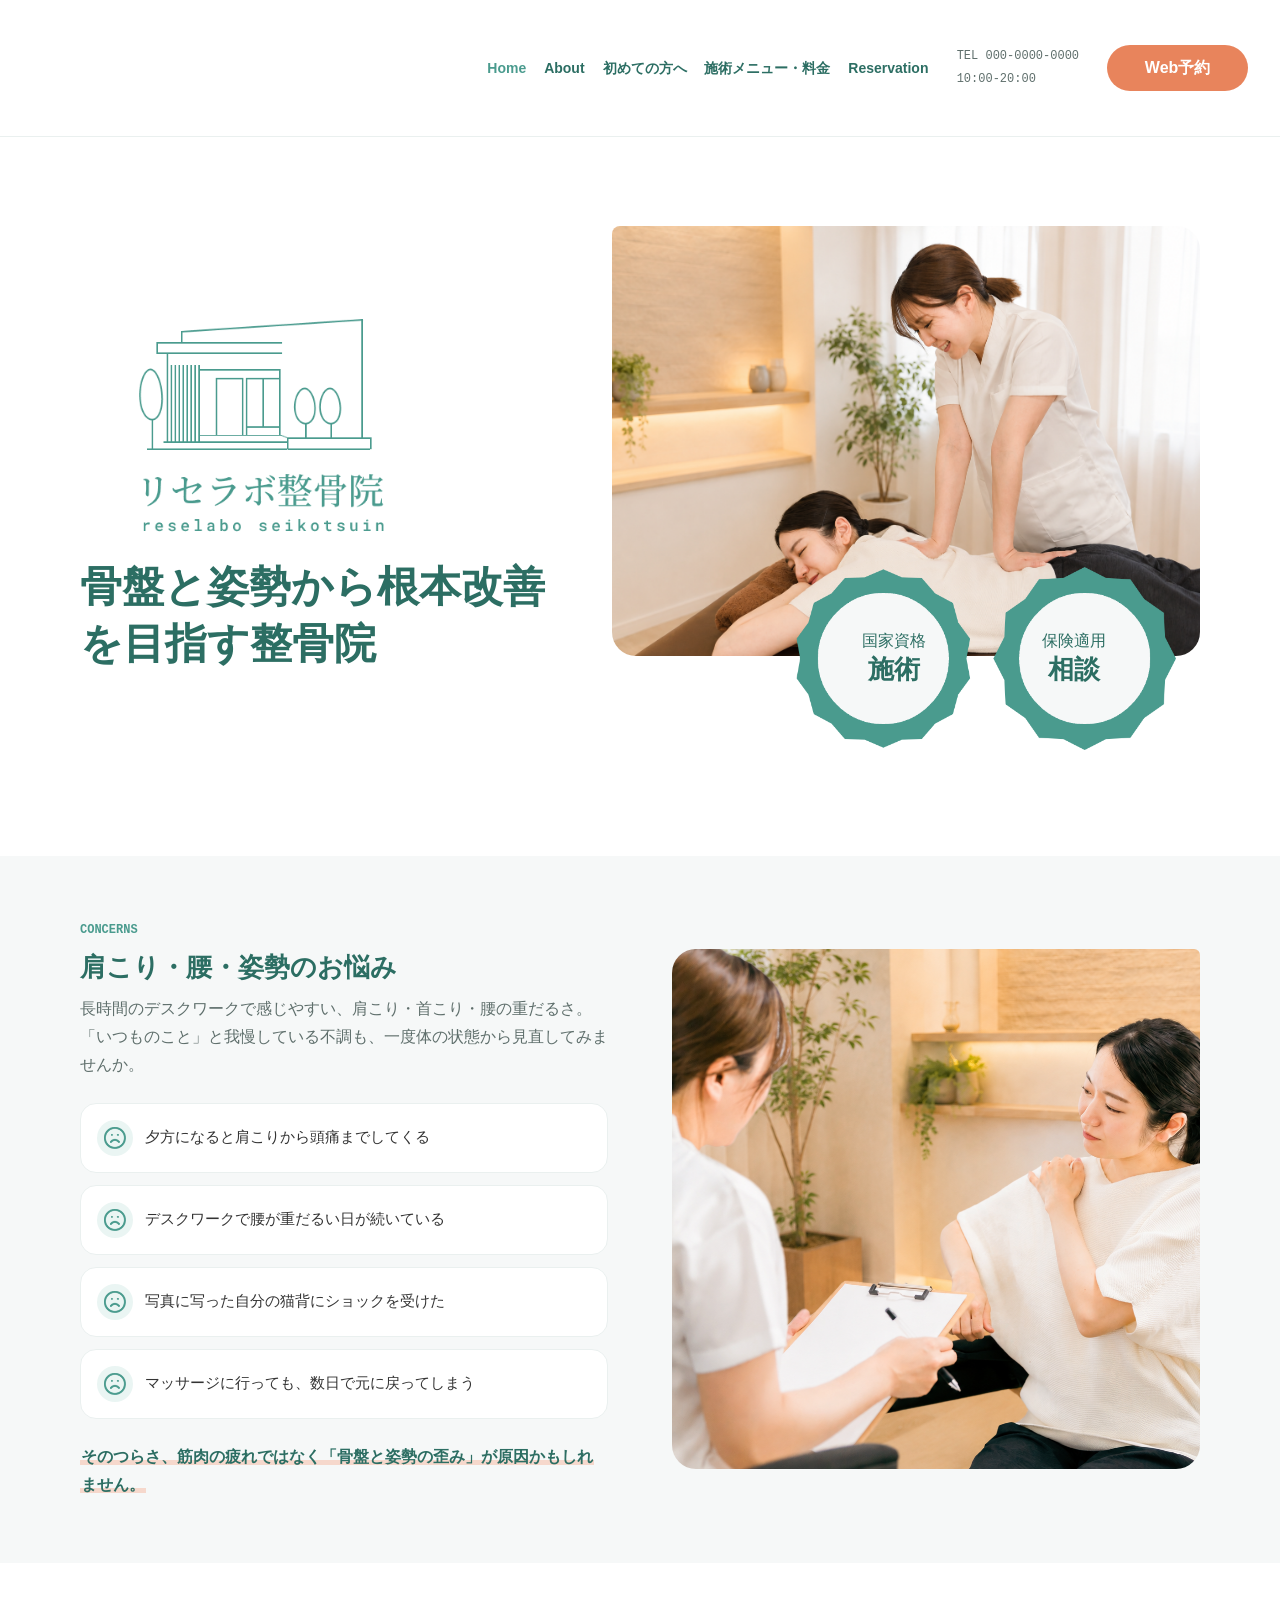
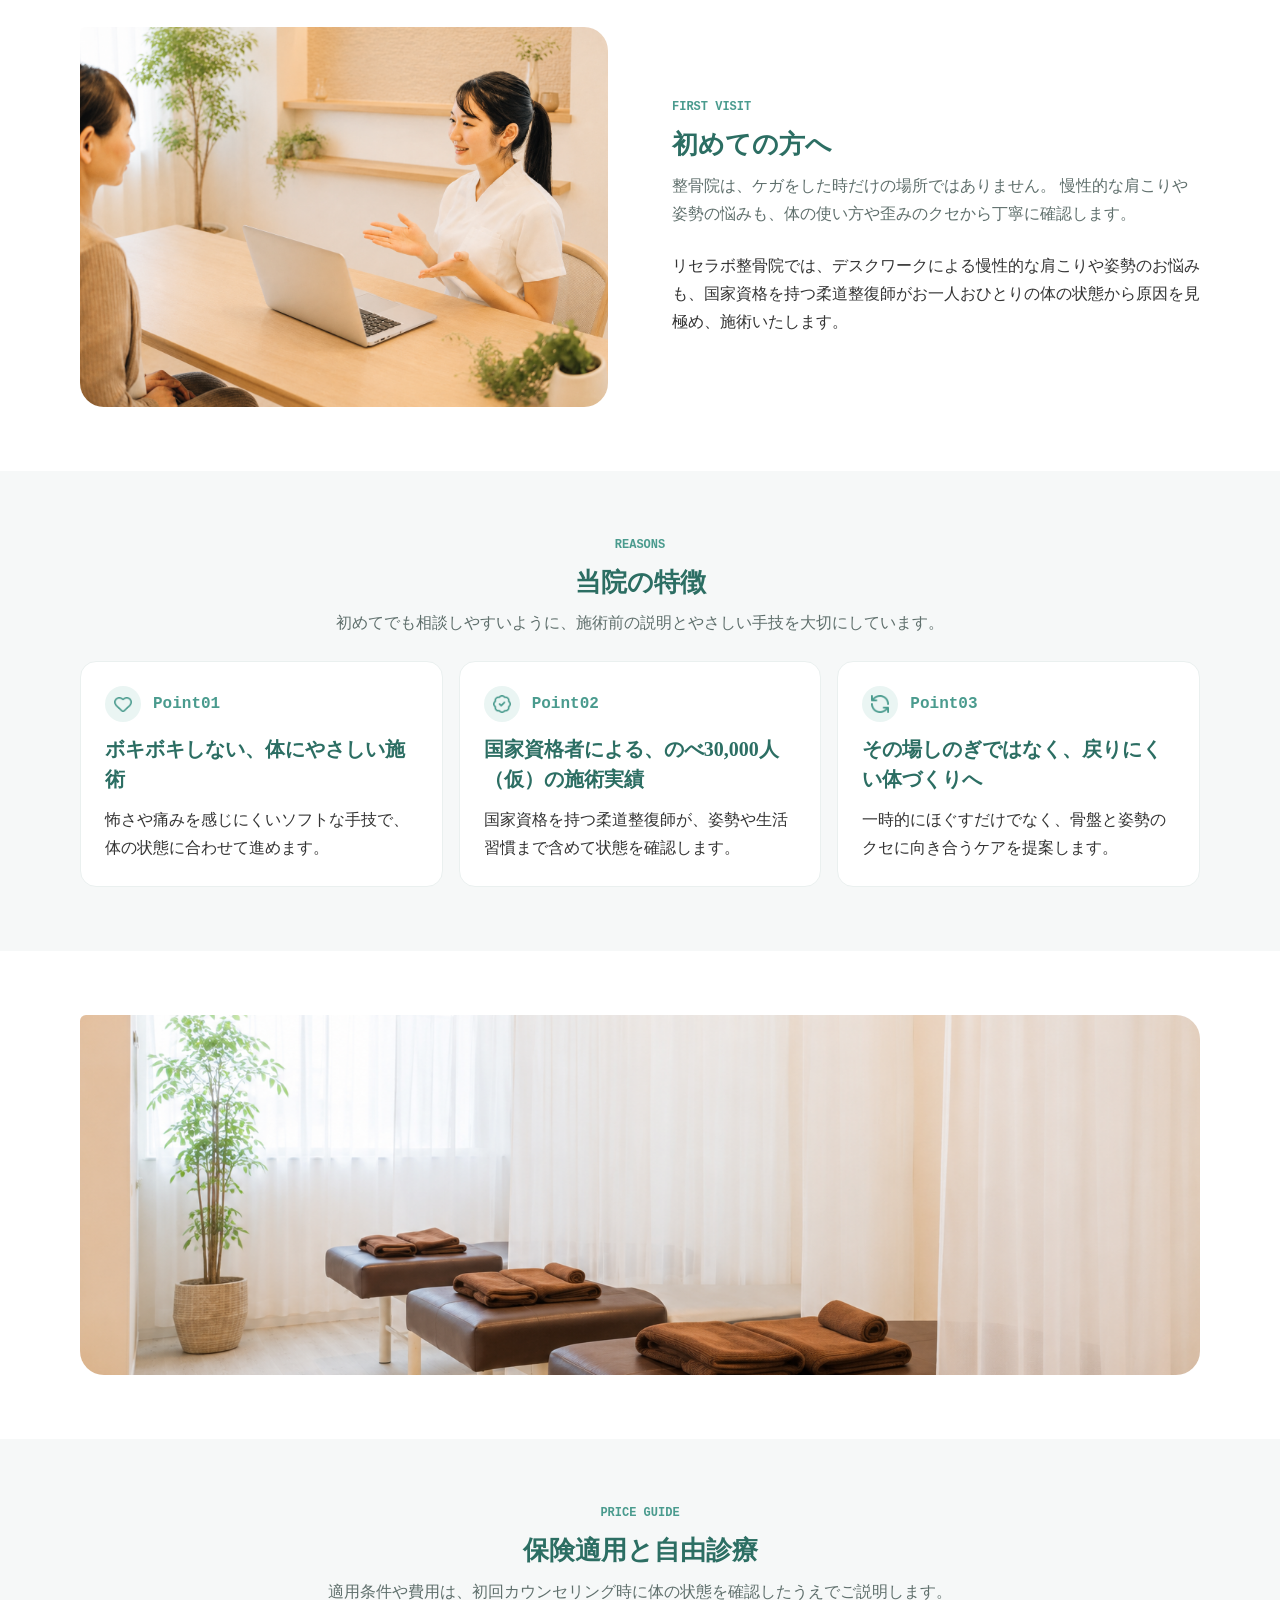
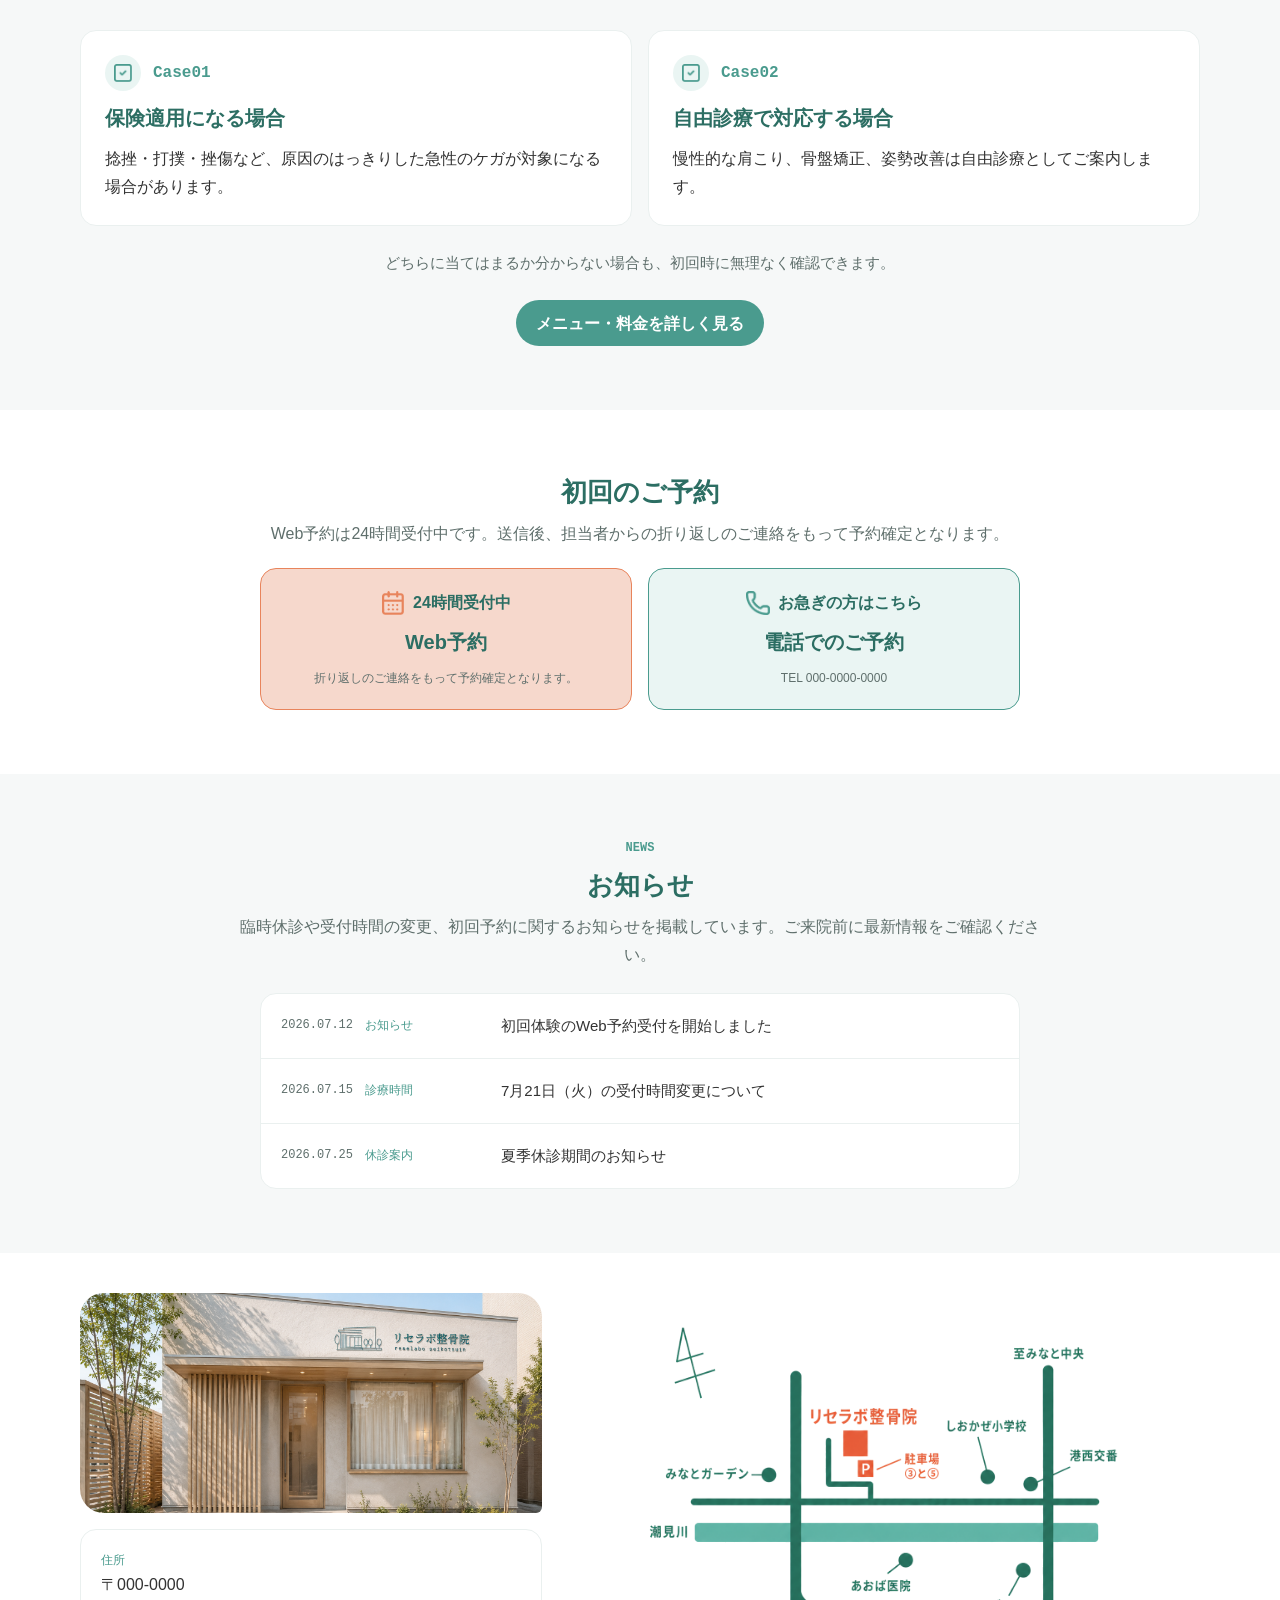
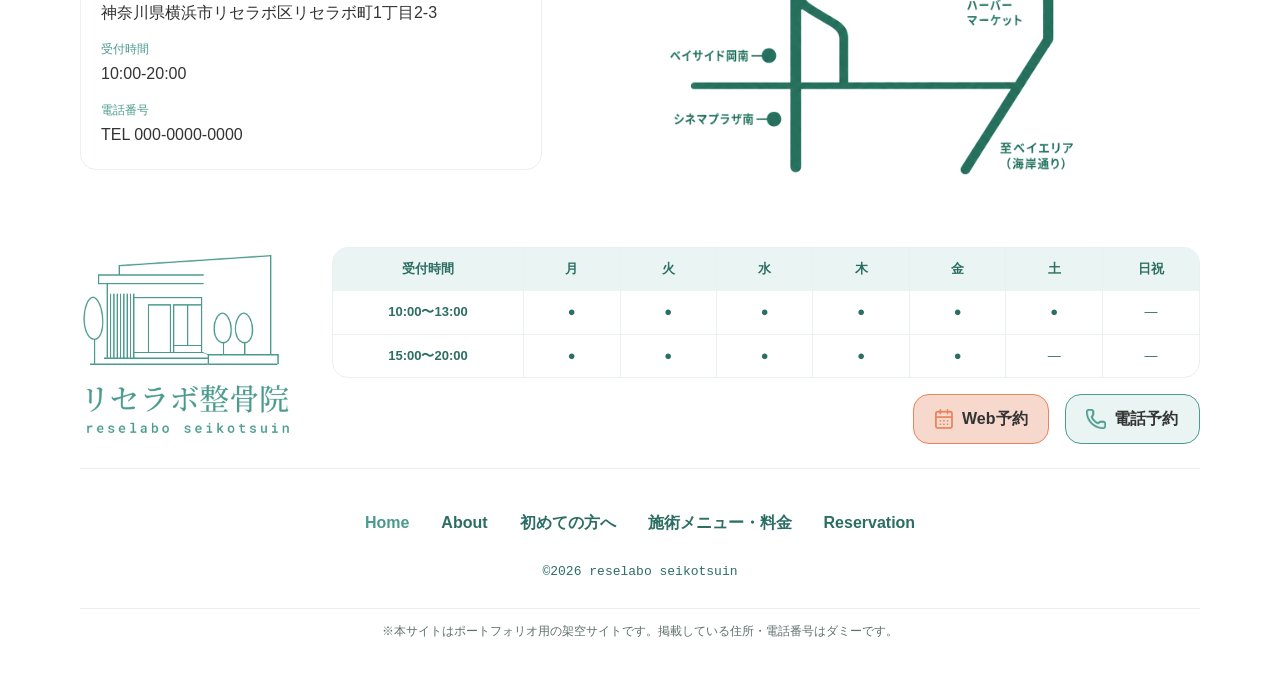
<file: index.html>
<!doctype html>
<html lang="ja">
  <head>
    <meta charset="UTF-8" />
    <meta name="viewport" content="width=device-width, initial-scale=1.0" />
    <meta
      name="description"
      content="リセラボ整骨院 横浜みなと店の公式サイト。肩こり、首こり、腰の重だるさ、姿勢のお悩みに、骨盤と姿勢から向き合います。"
    />
    <title>リセラボ整骨院 | 横浜みなと店</title>
    <link rel="icon" type="image/png" sizes="64x64" href="assets/images/common/favicon.png" />
    <meta property="og:type" content="website" />
    <meta property="og:locale" content="ja_JP" />
    <meta property="og:site_name" content="リセラボ整骨院" />
    <meta property="og:title" content="リセラボ整骨院 | 架空の整骨院サイト" />
    <meta property="og:description" content="リセラボ整骨院のポートフォリオサイト。骨盤と姿勢から根本改善を目指す架空の整骨院です。" />
    <meta property="og:url" content="https://coconattsu0723.github.io/reselabo/" />
    <meta property="og:image" content="https://coconattsu0723.github.io/reselabo/assets/images/common/ogp.jpg" />
    <meta property="og:image:width" content="1200" />
    <meta property="og:image:height" content="630" />
    <meta property="og:image:alt" content="施術ベッドで手技を受けている様子" />
    <meta name="twitter:card" content="summary_large_image" />
    <link rel="stylesheet" href="styles.css" />
  </head>
  <body data-page="home">
    <a class="skip-link" href="#main">本文へ移動</a>
    <div id="site-header"></div>

    <main id="main">
      <section class="hero section section-base" aria-labelledby="hero-title">
        <div class="hero__inner page-container">
          <div class="hero__visual">
            <img
              src="assets/images/service/treatment_01.png"
              alt="体に負担をかけないように、丁寧に施術している様子"
              class="hero__image"
            />
            <div class="trust-seals" aria-label="リセラボ整骨院の特徴">
              <picture class="trust-seals__deco" aria-hidden="true">
                <source media="(min-width: 1024px)" srcset="assets/images/decorations/hero-badge-deco-pc.png" />
                <img src="assets/images/decorations/hero-badge-deco-sp.png" alt="" />
              </picture>
              <div class="trust-seals__labels">
                <p class="trust-seal">
                  <span>国家資格</span>
                  <strong>施術</strong>
                </p>
                <p class="trust-seal">
                  <span>保険適用</span>
                  <strong>相談</strong>
                </p>
              </div>
            </div>
          </div>

          <div class="hero__content">
            <img
              src="assets/images/common/reselabo_logo.png"
              alt="reselabo seikotsuin"
              class="hero__logo"
            />
            <p class="eyebrow top-hero__eyebrow">reselabo seikotsuin</p>
            <h1 id="hero-title" class="hero__title">骨盤と姿勢から根本改善を目指す整骨院</h1>
          </div>
        </div>
      </section>

      <section class="section section-subtle concerns" aria-labelledby="concerns-title">
        <div class="page-container split-layout split-layout--reverse">
          <div class="section-stack">
            <div class="section-title">
              <p class="eyebrow">CONCERNS</p>
              <h2 id="concerns-title">肩こり・腰・姿勢のお悩み</h2>
              <p>
                長時間のデスクワークで感じやすい、肩こり・首こり・腰の重だるさ。
                「いつものこと」と我慢している不調も、一度体の状態から見直してみませんか。
              </p>
            </div>

            <ul class="concern-list" aria-label="よくあるお悩み">
              <li><span class="face-icon" aria-hidden="true"><img class="icon icon--concern" src="assets/images/icons/icon-worry.png" alt="" /></span>夕方になると肩こりから頭痛までしてくる</li>
              <li><span class="face-icon" aria-hidden="true"><img class="icon icon--concern" src="assets/images/icons/icon-worry.png" alt="" /></span>デスクワークで腰が重だるい日が続いている</li>
              <li><span class="face-icon" aria-hidden="true"><img class="icon icon--concern" src="assets/images/icons/icon-worry.png" alt="" /></span>写真に写った自分の猫背にショックを受けた</li>
              <li><span class="face-icon" aria-hidden="true"><img class="icon icon--concern" src="assets/images/icons/icon-worry.png" alt="" /></span>マッサージに行っても、数日で元に戻ってしまう</li>
            </ul>

            <p class="marker-copy">
              <span class="text-marker text-marker--subtle">そのつらさ、筋肉の疲れではなく「骨盤と姿勢の歪み」が原因かもしれません。</span>
            </p>
          </div>

          <img
            src="assets/images/service/counseling_01.png"
            alt="カウンセリングで体の悩みを丁寧に聞いている様子"
            class="section-image section-image--concern"
          />
        </div>
      </section>

      <section class="section section-base first-visit" aria-labelledby="first-visit-title">
        <div class="page-container split-layout">
          <img
            src="assets/images/service/counseling_02.png"
            alt="体の状態について説明を受けている様子"
            class="section-image section-image--first"
          />
          <div class="section-stack">
            <div class="section-title">
              <p class="eyebrow">FIRST VISIT</p>
              <h2 id="first-visit-title">初めての方へ</h2>
              <p>
                整骨院は、ケガをした時だけの場所ではありません。
                慢性的な肩こりや姿勢の悩みも、体の使い方や歪みのクセから丁寧に確認します。
              </p>
            </div>
            <p class="body-copy">
              リセラボ整骨院では、デスクワークによる慢性的な肩こりや姿勢のお悩みも、国家資格を持つ柔道整復師がお一人おひとりの体の状態から原因を見極め、施術いたします。
            </p>
          </div>
        </div>
      </section>

      <section class="section section-subtle reasons" aria-labelledby="reasons-title">
        <div class="page-container section-stack">
          <div class="section-title section-title--center">
            <p class="eyebrow">REASONS</p>
            <h2 id="reasons-title">当院の特徴</h2>
            <p>初めてでも相談しやすいように、施術前の説明とやさしい手技を大切にしています。</p>
          </div>

          <div class="card-grid card-grid--three">
            <article class="reason-card">
              <p class="card-label"><span class="card-icon" aria-hidden="true"><img class="icon icon--card" src="assets/images/icons/icon-heart.png" alt="" /></span>Point01</p>
              <h3>ボキボキしない、体にやさしい施術</h3>
              <p>怖さや痛みを感じにくいソフトな手技で、体の状態に合わせて進めます。</p>
            </article>
            <article class="reason-card">
              <p class="card-label"><span class="card-icon" aria-hidden="true"><img class="icon icon--card" src="assets/images/icons/icon-badge-check.png" alt="" /></span>Point02</p>
              <h3>国家資格者による、のべ30,000人（仮）の施術実績</h3>
              <p>国家資格を持つ柔道整復師が、姿勢や生活習慣まで含めて状態を確認します。</p>
            </article>
            <article class="reason-card">
              <p class="card-label"><span class="card-icon" aria-hidden="true"><img class="icon icon--card" src="assets/images/icons/icon-repeat.png" alt="" /></span>Point03</p>
              <h3>その場しのぎではなく、戻りにくい体づくりへ</h3>
              <p>一時的にほぐすだけでなく、骨盤と姿勢のクセに向き合うケアを提案します。</p>
            </article>
          </div>
        </div>
      </section>

      <section class="section section-base image-break" aria-label="院内の施術環境">
        <div class="page-container">
          <img
            src="assets/images/clinic/treatment_room.png"
            alt="清潔で落ち着いた施術室"
            class="wide-image"
          />
        </div>
      </section>

      <section class="section section-subtle insurance" aria-labelledby="insurance-title">
        <div class="page-container section-stack">
          <div class="section-title section-title--center">
            <p class="eyebrow">PRICE GUIDE</p>
            <h2 id="insurance-title">保険適用と自由診療</h2>
            <p>適用条件や費用は、初回カウンセリング時に体の状態を確認したうえでご説明します。</p>
          </div>

          <div class="card-grid card-grid--two">
            <article class="case-card">
              <p class="card-label"><span class="card-icon" aria-hidden="true"><img class="icon icon--card" src="assets/images/icons/icon-check-box.png" alt="" /></span>Case01</p>
              <h3>保険適用になる場合</h3>
              <p>捻挫・打撲・挫傷など、原因のはっきりした急性のケガが対象になる場合があります。</p>
            </article>
            <article class="case-card">
              <p class="card-label"><span class="card-icon" aria-hidden="true"><img class="icon icon--card" src="assets/images/icons/icon-check-box.png" alt="" /></span>Case02</p>
              <h3>自由診療で対応する場合</h3>
              <p>慢性的な肩こり、骨盤矯正、姿勢改善は自由診療としてご案内します。</p>
            </article>
          </div>

          <p class="section-note">どちらに当てはまるか分からない場合も、初回時に無理なく確認できます。</p>
          <a href="menu-price.html" class="button button--secondary">メニュー・料金を詳しく見る</a>
        </div>
      </section>

      <section class="section section-base reservation-cta" aria-labelledby="reservation-title">
        <div class="page-container reservation-cta__inner">
          <div class="section-title section-title--center">
            <h2 id="reservation-title">初回のご予約</h2>
            <p>Web予約は24時間受付中です。送信後、担当者からの折り返しのご連絡をもって予約確定となります。</p>
          </div>
          <div class="reservation-options">
            <a class="reservation-option reservation-option--web" href="reservation.html">
              <span class="reservation-option__meta"><img class="icon icon--reservation-option" src="assets/images/icons/icon-calendar.png" alt="" aria-hidden="true" /><span>24時間受付中</span></span>
              <strong>Web予約</strong>
              <small>折り返しのご連絡をもって予約確定となります。</small>
            </a>
            <a class="reservation-option reservation-option--phone" href="tel:0000000000">
              <span class="reservation-option__meta"><img class="icon icon--reservation-option" src="assets/images/icons/icon-phone.png" alt="" aria-hidden="true" /><span>お急ぎの方はこちら</span></span>
              <strong>電話でのご予約</strong>
              <small>TEL 000-0000-0000</small>
            </a>
          </div>
        </div>
      </section>

      <section class="section section-subtle news" id="news" aria-labelledby="news-title">
        <div class="page-container section-stack">
          <div class="section-title section-title--center">
            <p class="eyebrow">NEWS</p>
            <h2 id="news-title">お知らせ</h2>
            <p>臨時休診や受付時間の変更、初回予約に関するお知らせを掲載しています。ご来院前に最新情報をご確認ください。</p>
          </div>
          <div id="news-list" class="news-list" aria-label="お知らせ一覧"></div>
        </div>
      </section>

      <section class="section section-base access" aria-labelledby="access-title">
        <div class="page-container access__inner">
          <div class="access__main">
            <div class="section-title">
              <p class="eyebrow">ACCESS</p>
              <h2 id="access-title">アクセス</h2>
            </div>
            <img
              src="assets/images/clinic/exterior.png"
              alt="リセラボ整骨院 横浜みなと店の外観"
              class="section-image section-image--access"
            />
            <div class="clinic-info">
              <p><span>住所</span>〒000-0000<br />神奈川県横浜市リセラボ区リセラボ町1丁目2-3</p>
              <p><span>受付時間</span>10:00-20:00</p>
              <p><span>電話番号</span>TEL 000-0000-0000</p>
            </div>
          </div>
          <img
            src="assets/images/reselabo_map_transparent.png"
            alt="リセラボ整骨院 横浜みなと店周辺の簡易地図"
            class="map-image"
          />
        </div>
      </section>

      <section class="section section-subtle hours" aria-labelledby="hours-title">
        <div class="page-container section-stack">
          <div class="section-title">
            <p class="eyebrow">INFORMATION</p>
            <h2 id="hours-title">受付時間・電話番号</h2>
          </div>
          <div class="hours-table-wrap">
            <table class="hours-table" aria-label="受付時間">
              <thead>
                <tr>
                  <th scope="col">受付時間</th>
                  <th scope="col">月</th>
                  <th scope="col">火</th>
                  <th scope="col">水</th>
                  <th scope="col">木</th>
                  <th scope="col">金</th>
                  <th scope="col">土</th>
                  <th scope="col">日祝</th>
                </tr>
              </thead>
              <tbody>
                <tr>
                  <th scope="row">10:00〜13:00</th>
                  <td>●</td>
                  <td>●</td>
                  <td>●</td>
                  <td>●</td>
                  <td>●</td>
                  <td>●</td>
                  <td>—</td>
                </tr>
                <tr>
                  <th scope="row">15:00〜20:00</th>
                  <td>●</td>
                  <td>●</td>
                  <td>●</td>
                  <td>●</td>
                  <td>●</td>
                  <td>—</td>
                  <td>—</td>
                </tr>
              </tbody>
            </table>
          </div>
          <a class="phone-block" href="tel:0000000000">TEL 000-0000-0000</a>
        </div>
      </section>
    </main>

    <div id="site-footer"></div>
    <div id="fixed-cta"></div>
    <script src="scripts.js"></script>
  </body>
</html>
</file>
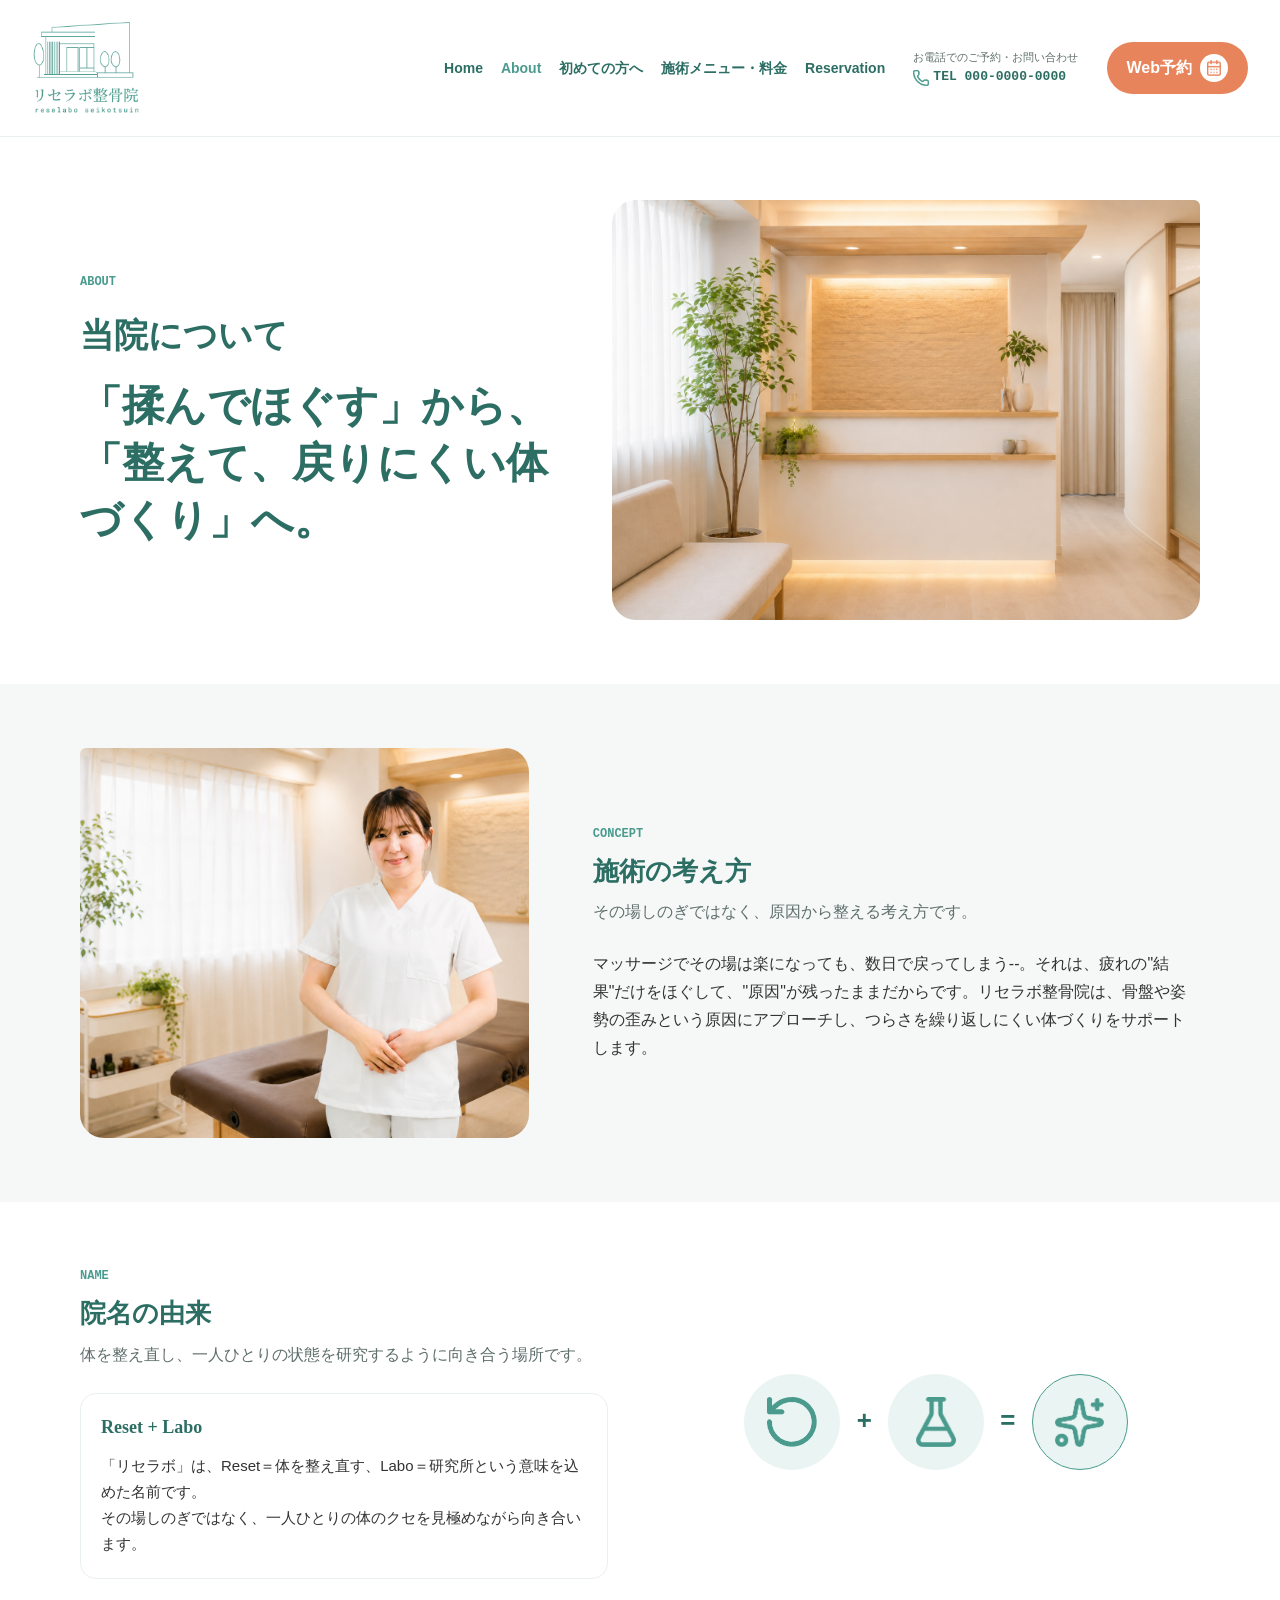
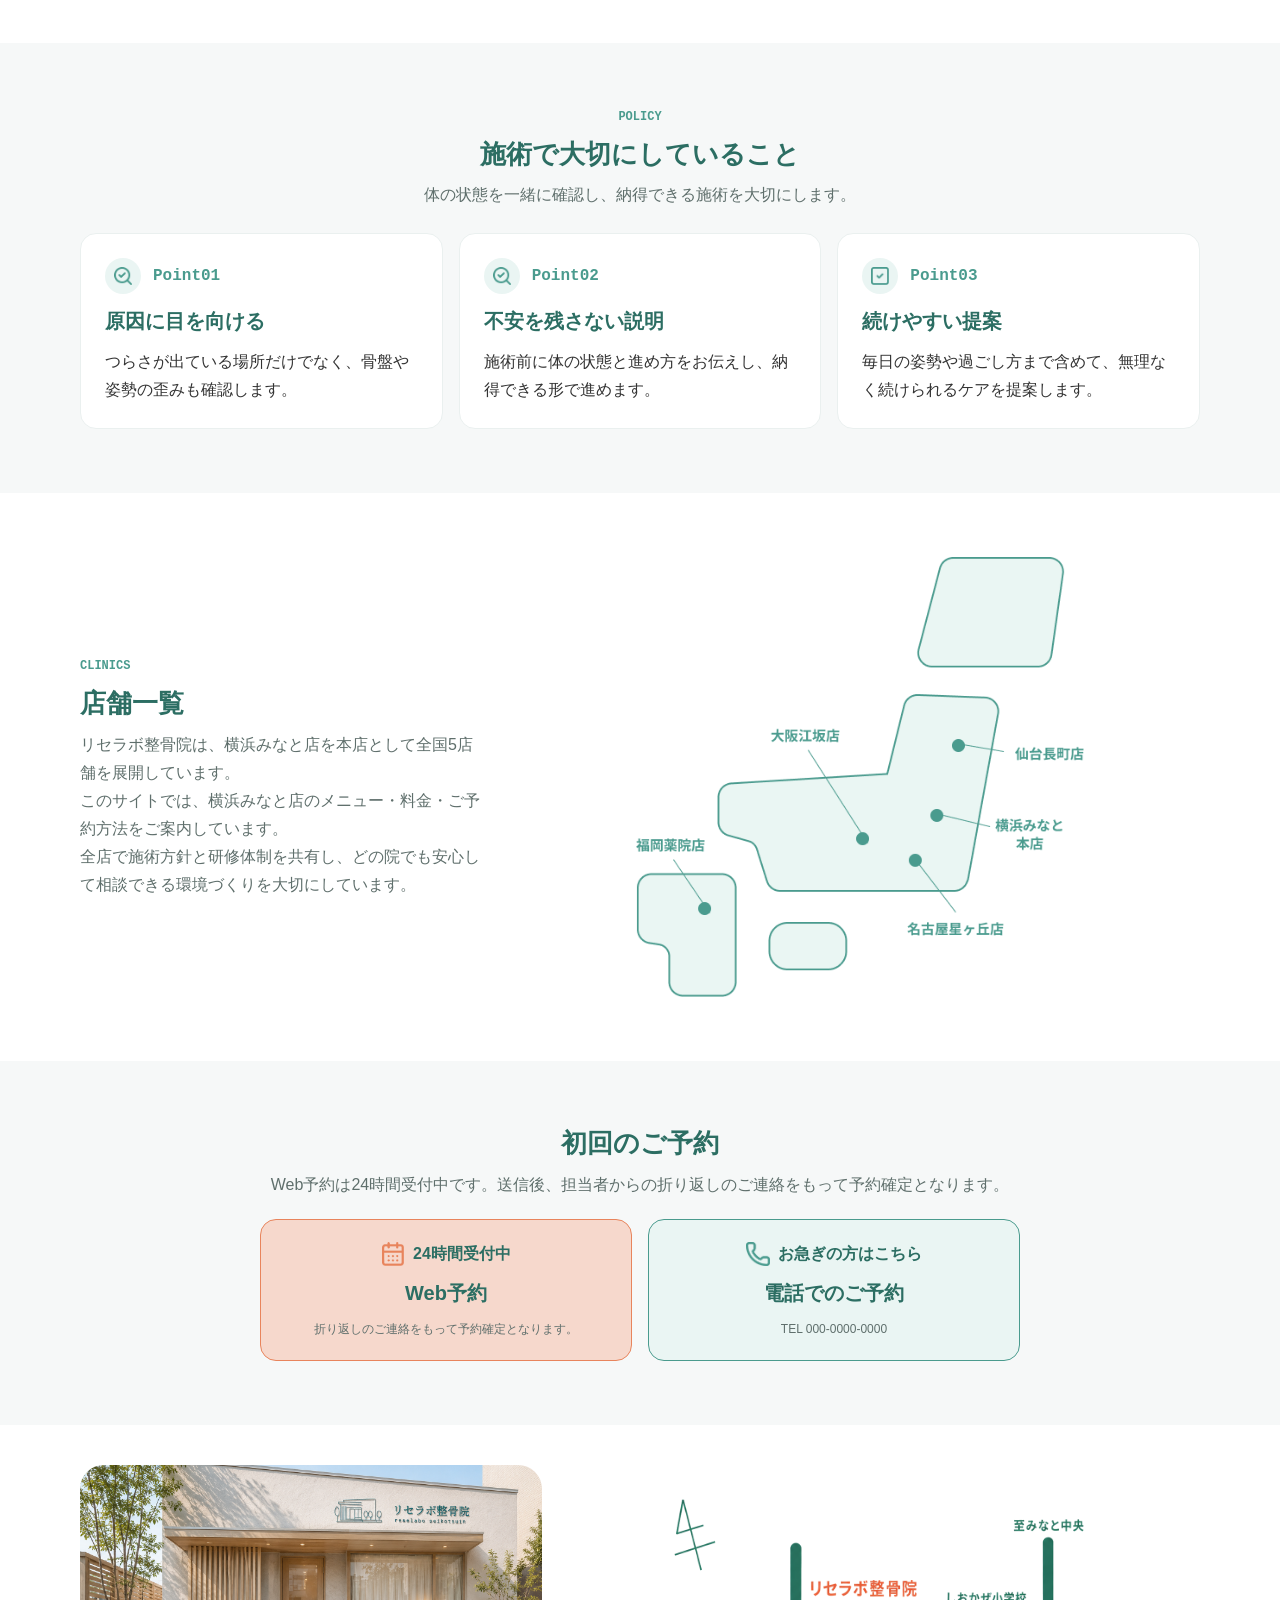
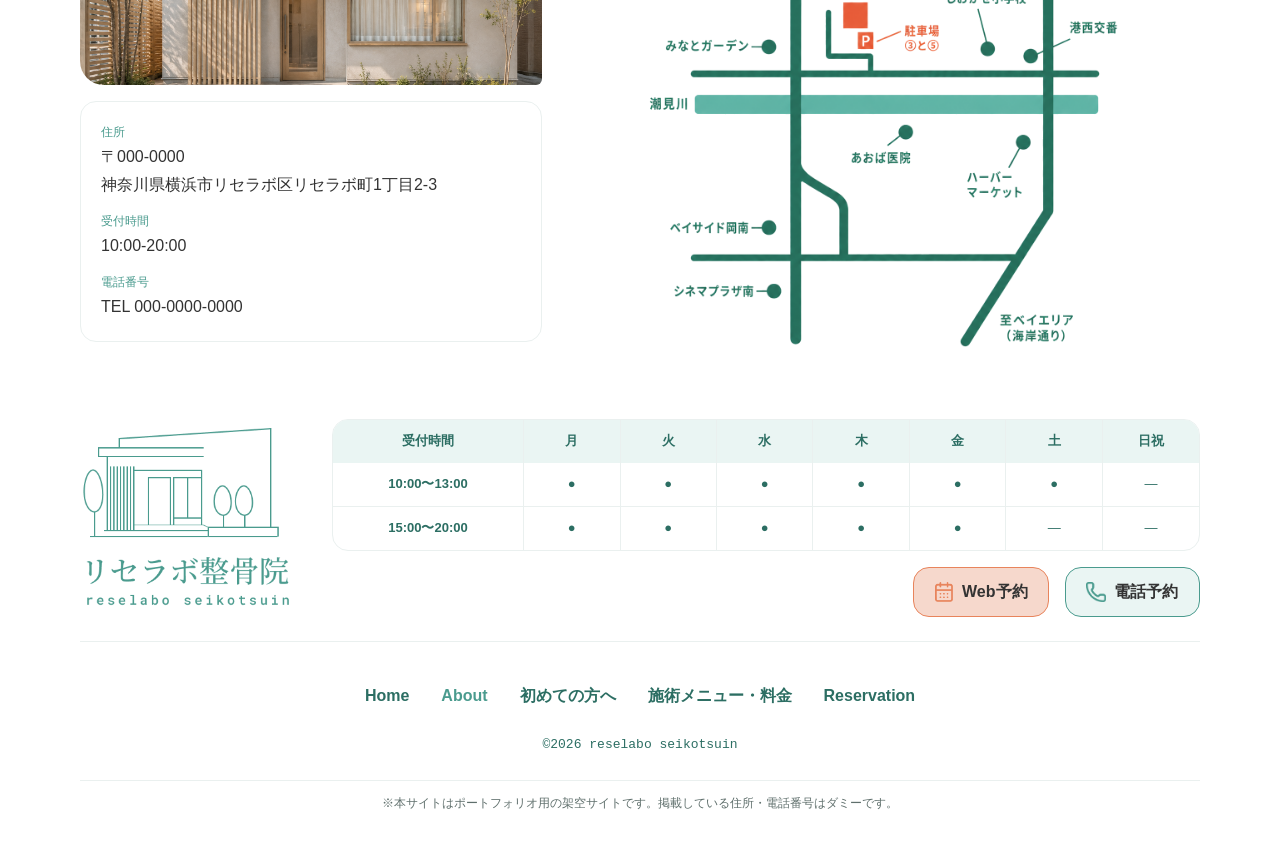
<file: about.html>
<!doctype html>
<html lang="ja">
  <head>
    <meta charset="UTF-8" />
    <meta name="viewport" content="width=device-width, initial-scale=1.0" />
    <meta
      name="description"
      content="リセラボ整骨院 横浜みなと店の考え方、院名の由来、全国5店舗展開についてご案内します。"
    />
    <title>当院について | リセラボ整骨院</title>
    <link rel="icon" type="image/png" sizes="64x64" href="assets/images/common/favicon.png" />
    <meta property="og:type" content="website" />
    <meta property="og:locale" content="ja_JP" />
    <meta property="og:site_name" content="リセラボ整骨院" />
    <meta property="og:title" content="当院について | リセラボ整骨院" />
    <meta property="og:description" content="当院についてのページ。リセラボ整骨院はポートフォリオ用の架空サイトです。" />
    <meta property="og:url" content="https://coconattsu0723.github.io/reselabo/about.html" />
    <meta property="og:image" content="https://coconattsu0723.github.io/reselabo/assets/images/common/ogp.jpg" />
    <meta property="og:image:width" content="1200" />
    <meta property="og:image:height" content="630" />
    <meta property="og:image:alt" content="施術ベッドで手技を受けている様子" />
    <meta name="twitter:card" content="summary_large_image" />
    <link rel="stylesheet" href="styles.css" />
  </head>
  <body data-page="about">
    <a class="skip-link" href="#main">本文へ移動</a>
    <div id="site-header"></div>

    <main id="main">
      <section class="about-hero section section-base" aria-labelledby="about-hero-title">
        <div class="page-container about-hero__inner">
          <img
            src="assets/images/clinic/interior.png"
            alt="明るく落ち着いた院内の受付と待合スペース"
            class="about-hero__image"
          />
          <div class="about-hero__content">
            <p class="eyebrow">ABOUT</p>
            <h1 id="about-hero-title" class="page-title">当院について</h1>
            <p class="about-hero__catch">
              「揉んでほぐす」から、<br />
              「整えて、戻りにくい体づくり」へ。
            </p>
          </div>
        </div>
      </section>

      <section class="section section-subtle about-concept" aria-labelledby="concept-title">
        <div class="page-container about-split about-split--image-last">
          <div class="section-stack">
            <div class="section-title">
              <p class="eyebrow">CONCEPT</p>
              <h2 id="concept-title">施術の考え方</h2>
              <p>その場しのぎではなく、原因から整える考え方です。</p>
            </div>
            <p class="body-copy">
              マッサージでその場は楽になっても、数日で戻ってしまう--。それは、疲れの"結果"だけをほぐして、"原因"が残ったままだからです。リセラボ整骨院は、骨盤や姿勢の歪みという原因にアプローチし、つらさを繰り返しにくい体づくりをサポートします。
            </p>
          </div>
          <img
            src="assets/images/service/practitioner_profile.png"
            alt="施術者が落ち着いた表情でこちらを見ているプロフィール写真"
            class="section-image about-concept__image"
          />
        </div>
      </section>

      <section class="section section-base name-origin" aria-labelledby="name-origin-title">
        <div class="page-container name-origin__inner">
          <div class="section-stack name-origin__text">
            <div class="section-title">
              <p class="eyebrow">NAME</p>
              <h2 id="name-origin-title">院名の由来</h2>
              <p>体を整え直し、一人ひとりの状態を研究するように向き合う場所です。</p>
            </div>
            <article class="simple-card">
              <h3>Reset + Labo</h3>
              <p>
                「リセラボ」は、Reset＝体を整え直す、Labo＝研究所という意味を込めた名前です。<br />
                その場しのぎではなく、一人ひとりの体のクセを見極めながら向き合います。
              </p>
            </article>
          </div>
          <div class="formula" aria-label="Reset と Labo を組み合わせた院名の意味">
            <span class="formula__circle" aria-hidden="true"><img class="icon icon--formula" src="assets/images/icons/icon-reset.png" alt="" /></span>
            <span class="formula__symbol">+</span>
            <span class="formula__circle" aria-hidden="true"><img class="icon icon--formula" src="assets/images/icons/icon-labo.png" alt="" /></span>
            <span class="formula__symbol">=</span>
            <span class="formula__circle formula__circle--outlined" aria-hidden="true"><img class="icon icon--formula" src="assets/images/icons/icon-sparkles.png" alt="" /></span>
          </div>
        </div>
      </section>

      <section class="section section-subtle philosophy" aria-labelledby="philosophy-title">
        <div class="page-container section-stack">
          <div class="section-title section-title--center">
            <p class="eyebrow">POLICY</p>
            <h2 id="philosophy-title">施術で大切にしていること</h2>
            <p>体の状態を一緒に確認し、納得できる施術を大切にします。</p>
          </div>
          <div class="card-grid card-grid--three">
            <article class="reason-card">
              <p class="card-label"><span class="card-icon" aria-hidden="true"><img class="icon icon--card" src="assets/images/icons/icon-search-check.png" alt="" /></span>Point01</p>
              <h3>原因に目を向ける</h3>
              <p>つらさが出ている場所だけでなく、骨盤や姿勢の歪みも確認します。</p>
            </article>
            <article class="reason-card">
              <p class="card-label"><span class="card-icon" aria-hidden="true"><img class="icon icon--card" src="assets/images/icons/icon-search-check.png" alt="" /></span>Point02</p>
              <h3>不安を残さない説明</h3>
              <p>施術前に体の状態と進め方をお伝えし、納得できる形で進めます。</p>
            </article>
            <article class="reason-card">
              <p class="card-label"><span class="card-icon" aria-hidden="true"><img class="icon icon--card" src="assets/images/icons/icon-check-box.png" alt="" /></span>Point03</p>
              <h3>続けやすい提案</h3>
              <p>毎日の姿勢や過ごし方まで含めて、無理なく続けられるケアを提案します。</p>
            </article>
          </div>
        </div>
      </section>

      <section class="section section-base stores" aria-labelledby="stores-title">
        <div class="page-container stores__inner">
          <div class="section-title stores__text">
            <p class="eyebrow">CLINICS</p>
            <h2 id="stores-title">店舗一覧</h2>
            <p>
              リセラボ整骨院は、横浜みなと店を本店として全国5店舗を展開しています。<br />
              このサイトでは、横浜みなと店のメニュー・料金・ご予約方法をご案内しています。<br />
              全店で施術方針と研修体制を共有し、どの院でも安心して相談できる環境づくりを大切にしています。
            </p>
          </div>
          <figure class="stores-map">
            <picture>
              <source media="(min-width: 1024px)" srcset="assets/images/store_map_pc.png" />
              <img
                src="assets/images/store_map_sp.png"
                alt="横浜みなと店、名古屋星ヶ丘店、大阪江坂店、福岡薬院店、仙台長町店の全国5店舗を示した日本地図"
              />
            </picture>
            <figcaption>横浜みなと店を本店とし、全国5店舗で同じ品質のケアをお届けしています。</figcaption>
          </figure>
        </div>
      </section>

      <section class="section section-subtle reservation-cta" aria-labelledby="about-reservation-title">
        <div class="page-container reservation-cta__inner">
          <div class="section-title section-title--center">
            <h2 id="about-reservation-title">初回のご予約</h2>
            <p>Web予約は24時間受付中です。送信後、担当者からの折り返しのご連絡をもって予約確定となります。</p>
          </div>
          <div class="reservation-options">
            <a class="reservation-option reservation-option--web" href="reservation.html">
              <span class="reservation-option__meta"><img class="icon icon--reservation-option" src="assets/images/icons/icon-calendar.png" alt="" aria-hidden="true" /><span>24時間受付中</span></span>
              <strong>Web予約</strong>
              <small>折り返しのご連絡をもって予約確定となります。</small>
            </a>
            <a class="reservation-option reservation-option--phone" href="tel:0000000000">
              <span class="reservation-option__meta"><img class="icon icon--reservation-option" src="assets/images/icons/icon-phone.png" alt="" aria-hidden="true" /><span>お急ぎの方はこちら</span></span>
              <strong>電話でのご予約</strong>
              <small>TEL 000-0000-0000</small>
            </a>
          </div>
        </div>
      </section>

      <section class="section section-base access" aria-labelledby="access-title">
        <div class="page-container access__inner">
          <div class="access__main">
            <div class="section-title">
              <p class="eyebrow">ACCESS</p>
              <h2 id="access-title">アクセス</h2>
            </div>
            <img
              src="assets/images/clinic/exterior.png"
              alt="リセラボ整骨院 横浜みなと店の外観"
              class="section-image section-image--access"
            />
            <div class="clinic-info">
              <p><span>住所</span>〒000-0000<br />神奈川県横浜市リセラボ区リセラボ町1丁目2-3</p>
              <p><span>受付時間</span>10:00-20:00</p>
              <p><span>電話番号</span>TEL 000-0000-0000</p>
            </div>
          </div>
          <img
            src="assets/images/reselabo_map_transparent.png"
            alt="リセラボ整骨院 横浜みなと店周辺の簡易地図"
            class="map-image"
          />
        </div>
      </section>

      <section class="section section-subtle hours" aria-labelledby="hours-title">
        <div class="page-container section-stack">
          <div class="section-title">
            <p class="eyebrow">INFORMATION</p>
            <h2 id="hours-title">受付時間・電話番号</h2>
          </div>
          <div class="hours-table-wrap">
            <table class="hours-table" aria-label="受付時間">
              <thead>
                <tr>
                  <th scope="col">受付時間</th>
                  <th scope="col">月</th>
                  <th scope="col">火</th>
                  <th scope="col">水</th>
                  <th scope="col">木</th>
                  <th scope="col">金</th>
                  <th scope="col">土</th>
                  <th scope="col">日祝</th>
                </tr>
              </thead>
              <tbody>
                <tr>
                  <th scope="row">10:00〜13:00</th>
                  <td>●</td>
                  <td>●</td>
                  <td>●</td>
                  <td>●</td>
                  <td>●</td>
                  <td>●</td>
                  <td>—</td>
                </tr>
                <tr>
                  <th scope="row">15:00〜20:00</th>
                  <td>●</td>
                  <td>●</td>
                  <td>●</td>
                  <td>●</td>
                  <td>●</td>
                  <td>—</td>
                  <td>—</td>
                </tr>
              </tbody>
            </table>
          </div>
          <a class="phone-block" href="tel:0000000000">TEL 000-0000-0000</a>
        </div>
      </section>
    </main>

    <div id="site-footer"></div>
    <div id="fixed-cta"></div>
    <script src="scripts.js"></script>
  </body>
</html>
</file>
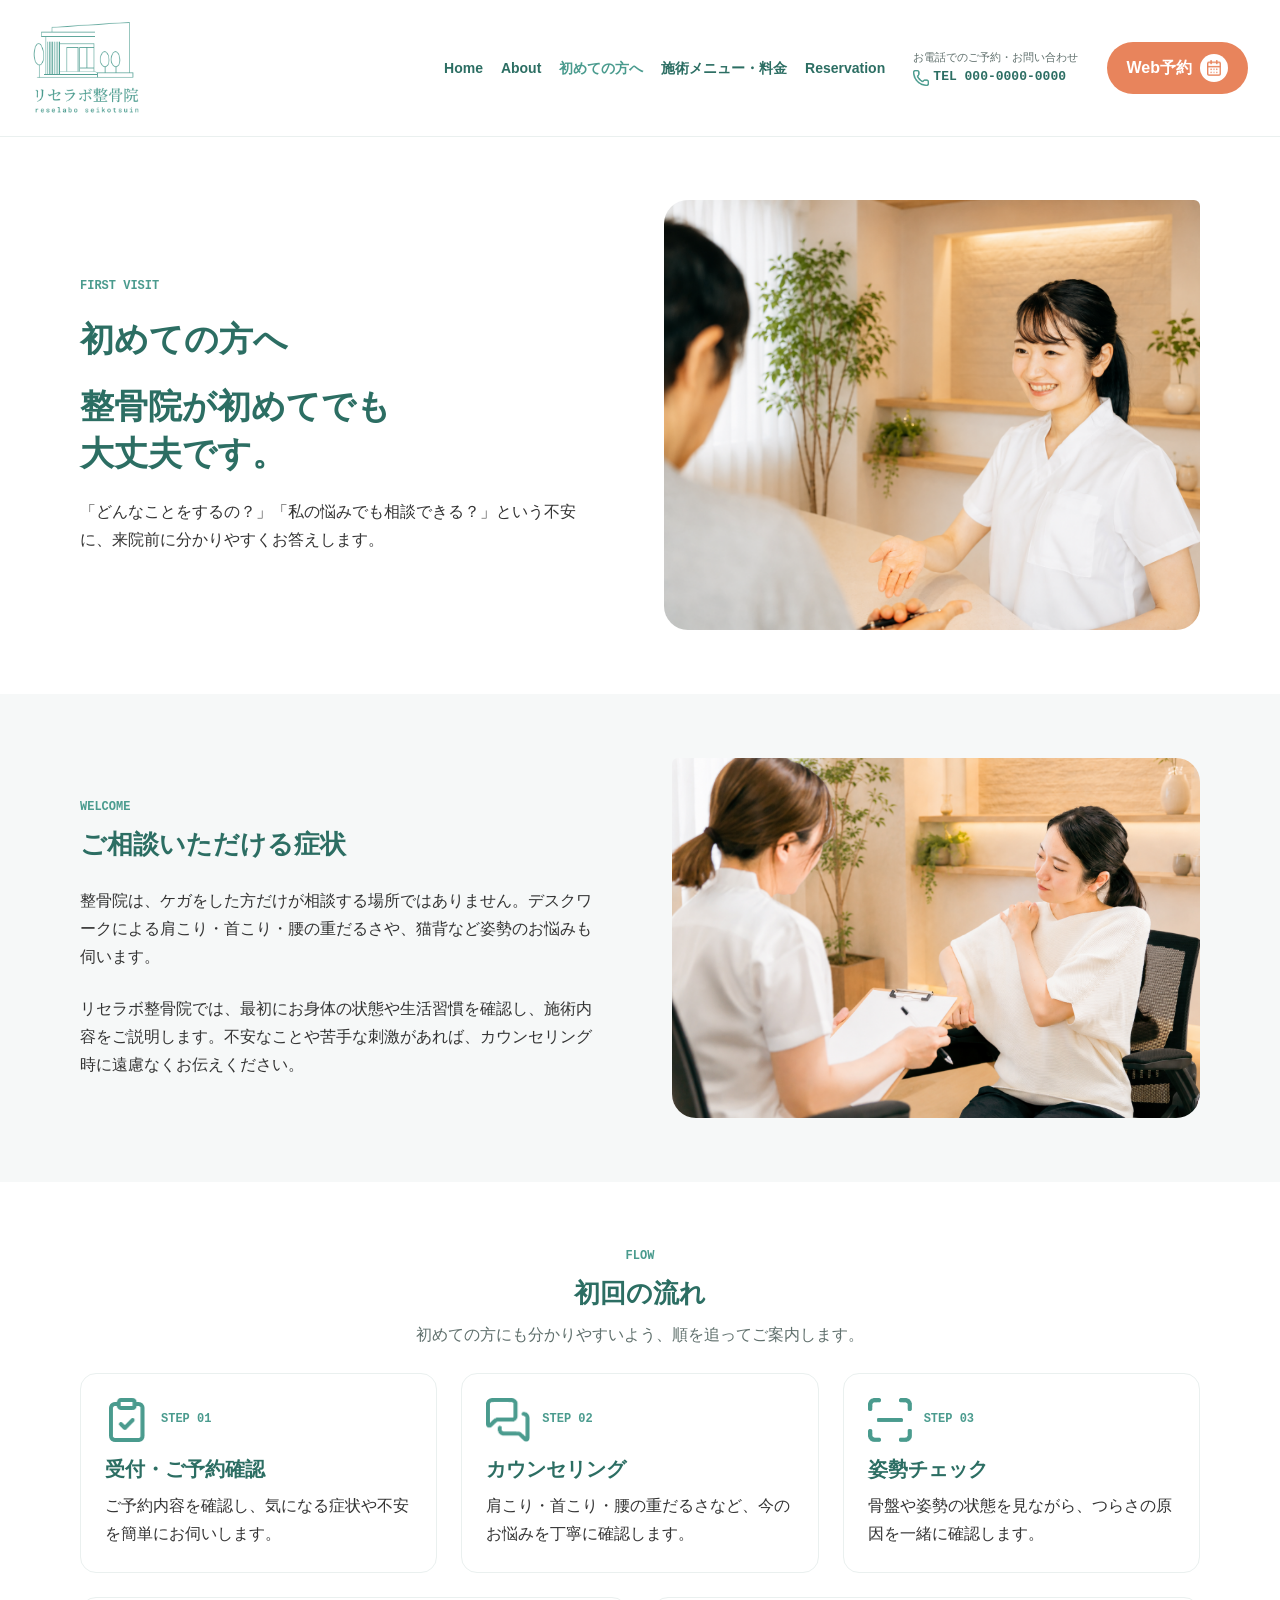
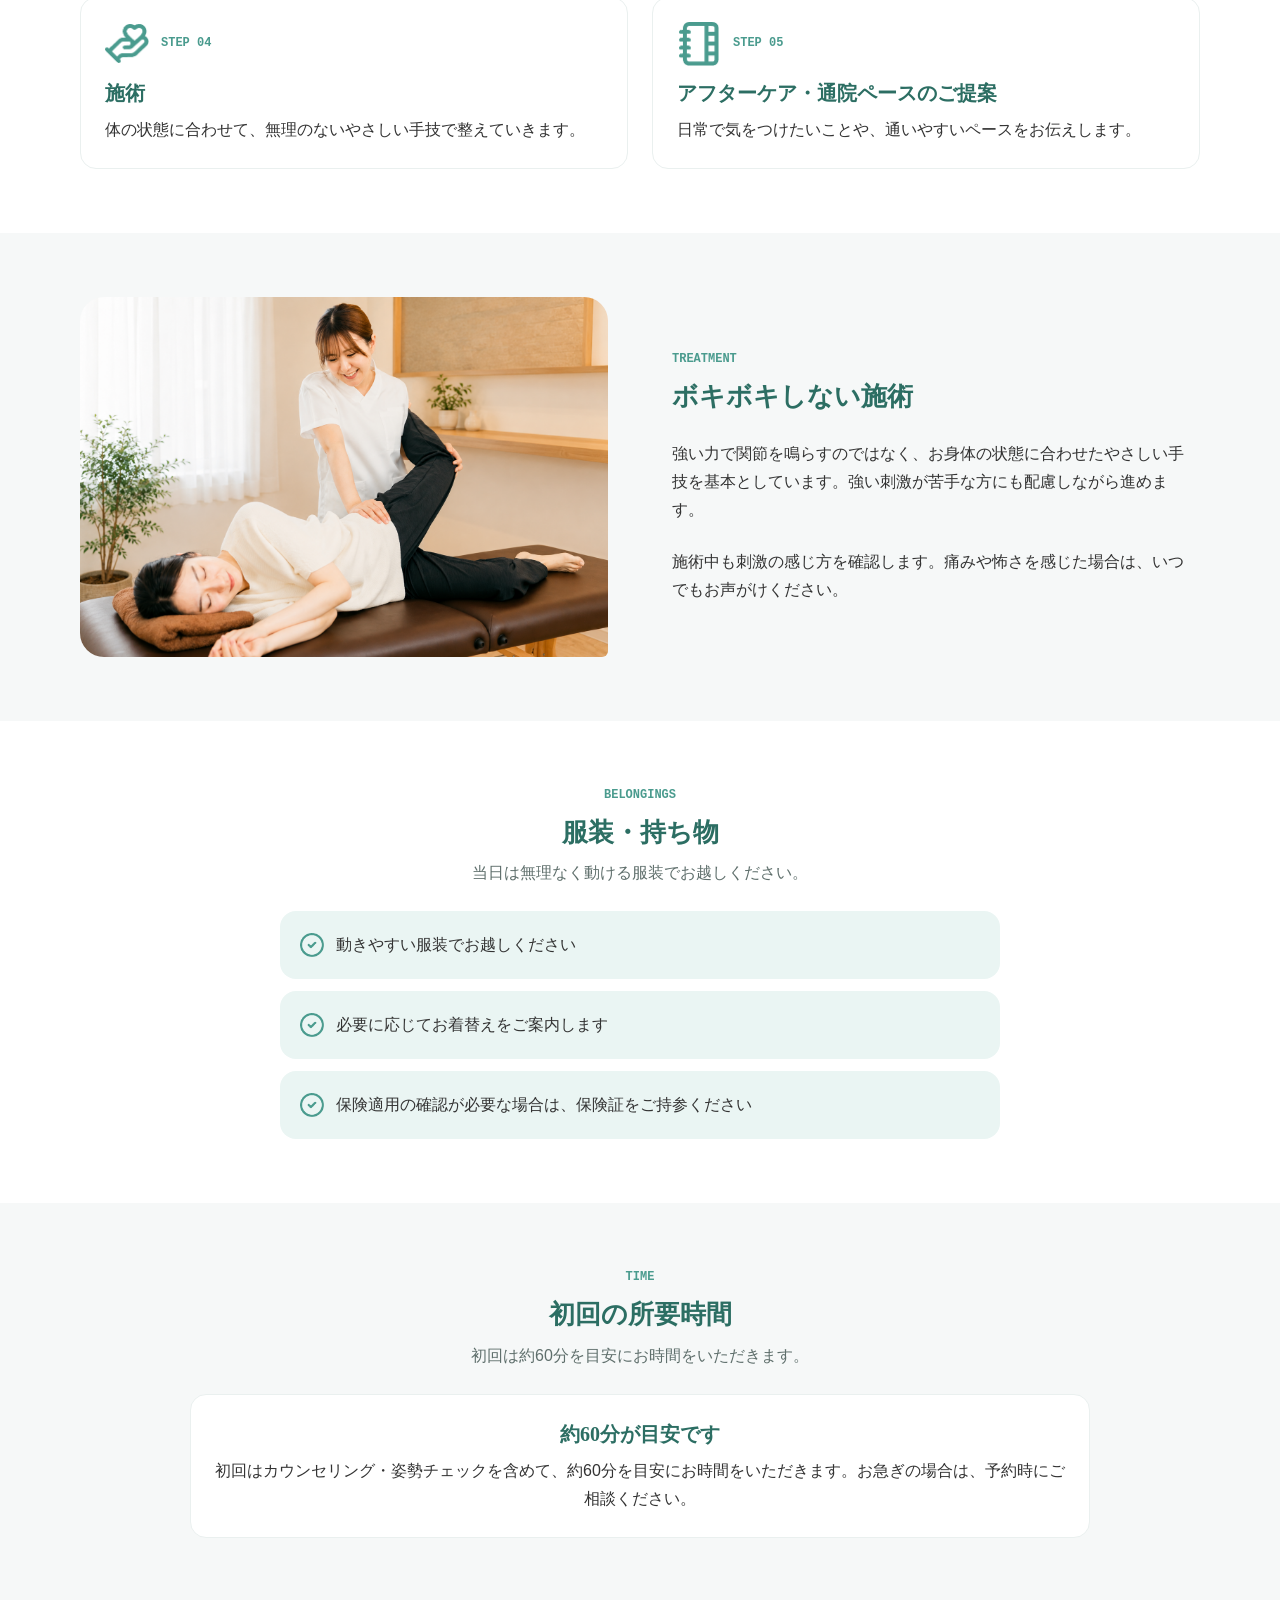
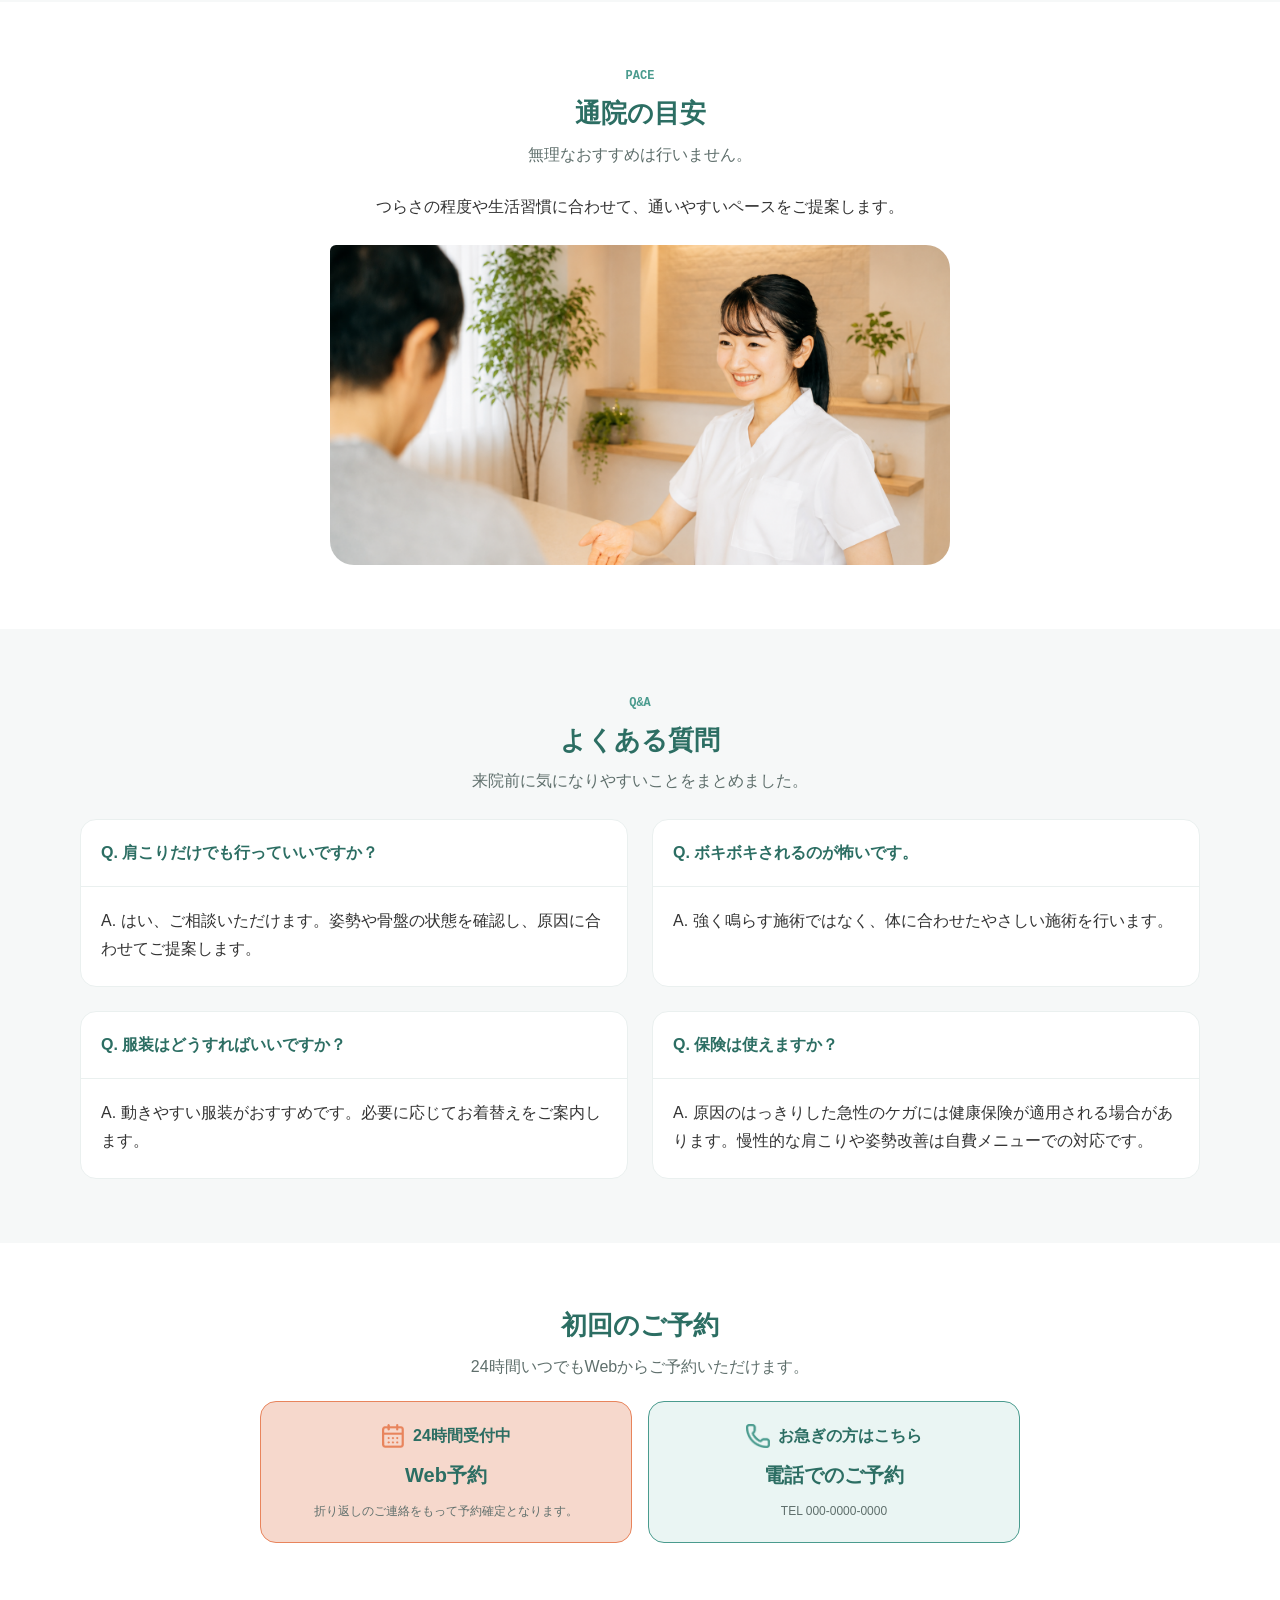
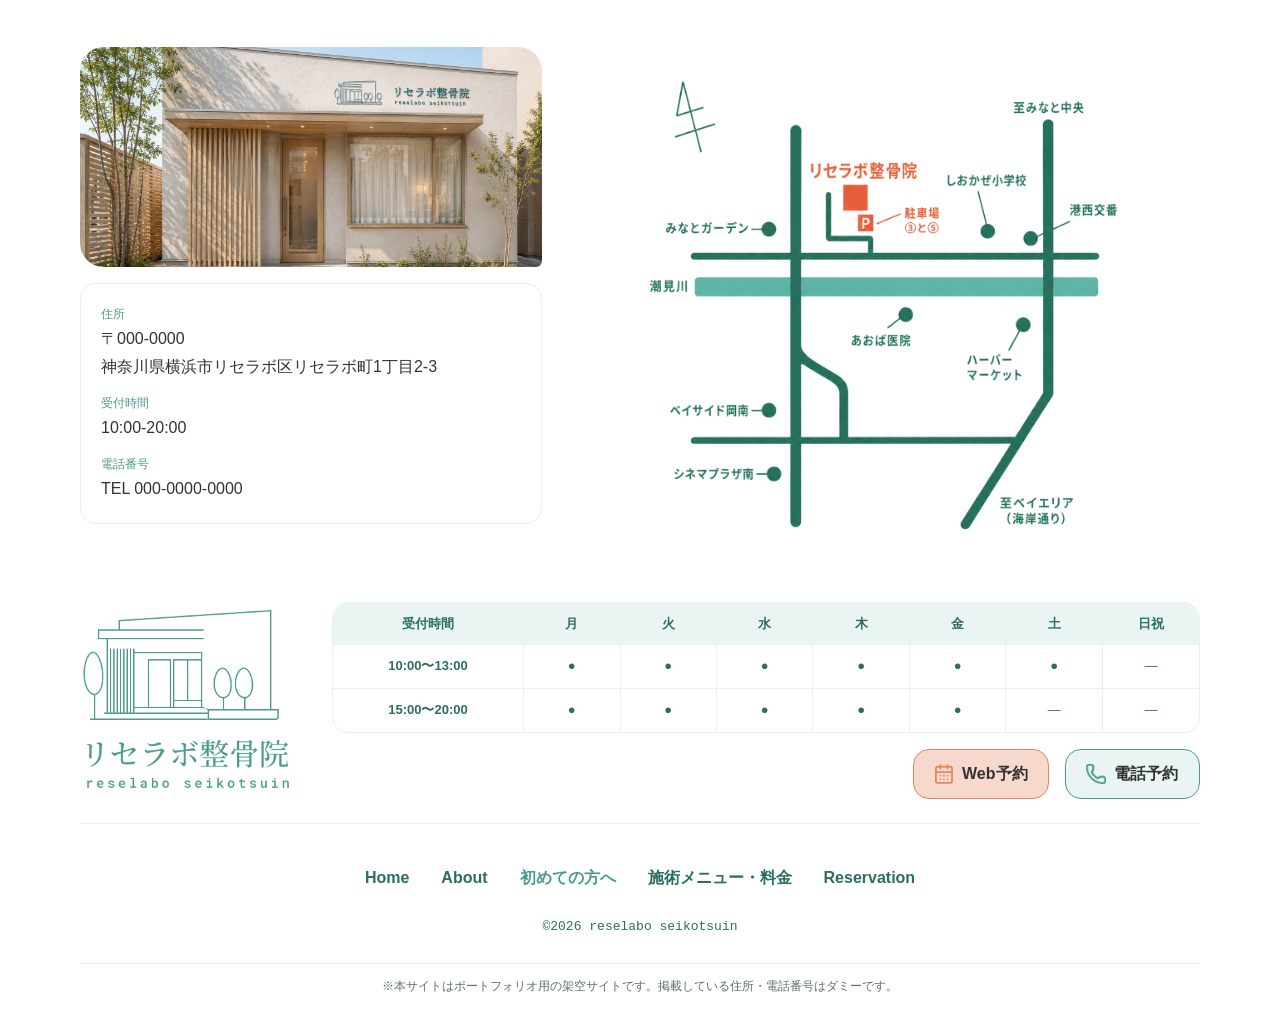
<file: first-visit.html>
<!doctype html>
<html lang="ja">
  <head>
    <meta charset="UTF-8" />
    <meta name="viewport" content="width=device-width, initial-scale=1.0" />
    <meta
      name="description"
      content="リセラボ整骨院を初めて利用する方へ、ご来院の流れ、施術、服装や持ち物、所要時間、通院頻度の目安をご案内します。"
    />
    <title>初めての方へ | リセラボ整骨院</title>
    <link rel="icon" type="image/png" sizes="64x64" href="assets/images/common/favicon.png" />
    <meta property="og:type" content="website" />
    <meta property="og:locale" content="ja_JP" />
    <meta property="og:site_name" content="リセラボ整骨院" />
    <meta property="og:title" content="初めての方へ | リセラボ整骨院" />
    <meta property="og:description" content="初めての方へのページ。リセラボ整骨院はポートフォリオ用の架空サイトです。" />
    <meta property="og:url" content="https://coconattsu0723.github.io/reselabo/first-visit.html" />
    <meta property="og:image" content="https://coconattsu0723.github.io/reselabo/assets/images/common/ogp.jpg" />
    <meta property="og:image:width" content="1200" />
    <meta property="og:image:height" content="630" />
    <meta property="og:image:alt" content="施術ベッドで手技を受けている様子" />
    <meta name="twitter:card" content="summary_large_image" />
    <link rel="stylesheet" href="styles.css" />
  </head>
  <body class="first-visit-page" data-page="first-visit">
    <a class="skip-link" href="#main">本文へ移動</a>
    <div id="site-header"></div>

    <main id="main">
      <section class="section section-base visit-hero" aria-labelledby="visit-hero-title">
        <div class="page-container visit-hero__inner">
          <img
            src="assets/images/service/reception.png"
            alt="受付で来院された方を迎えている様子"
            class="visit-hero__image"
          />
          <div class="visit-hero__content">
            <p class="eyebrow">FIRST VISIT</p>
            <h1 id="visit-hero-title" class="page-title">初めての方へ</h1>
            <p class="visit-hero__catch">整骨院が初めてでも<br />大丈夫です。</p>
            <p class="body-copy">
              「どんなことをするの？」「私の悩みでも相談できる？」という不安に、来院前に分かりやすくお答えします。
            </p>
          </div>
        </div>
      </section>

      <section class="section section-subtle visit-welcome" aria-labelledby="visit-welcome-title">
        <div class="page-container visit-split">
          <div class="section-stack">
            <div class="section-title">
              <p class="eyebrow">WELCOME</p>
              <h2 id="visit-welcome-title">ご相談いただける症状</h2>
            </div>
            <p class="body-copy">
              整骨院は、ケガをした方だけが相談する場所ではありません。デスクワークによる肩こり・首こり・腰の重だるさや、猫背など姿勢のお悩みも伺います。
            </p>
            <p class="body-copy">
              リセラボ整骨院では、最初にお身体の状態や生活習慣を確認し、施術内容をご説明します。不安なことや苦手な刺激があれば、カウンセリング時に遠慮なくお伝えください。
            </p>
          </div>
          <img
            src="assets/images/service/counseling_01.png"
            alt="肩の悩みについて丁寧に話を伺っている様子"
            class="visit-image visit-image--welcome"
          />
        </div>
      </section>

      <section class="section section-base visit-flow" aria-labelledby="visit-flow-title">
        <div class="page-container section-stack">
          <div class="section-title">
            <p class="eyebrow">FLOW</p>
            <h2 id="visit-flow-title">初回の流れ</h2>
            <p>初めての方にも分かりやすいよう、順を追ってご案内します。</p>
          </div>
          <ol class="flow-list">
            <li class="flow-item">
              <div class="flow-item__header">
                <img class="icon icon--flow" src="assets/images/icons/icon-flow-step-01.png" alt="" aria-hidden="true" />
                <p class="flow-item__number">STEP 01</p>
              </div>
              <div class="flow-item__body">
                <h3>受付・ご予約確認</h3>
                <p>ご予約内容を確認し、気になる症状や不安を簡単にお伺いします。</p>
              </div>
            </li>
            <li class="flow-item">
              <div class="flow-item__header">
                <img class="icon icon--flow" src="assets/images/icons/icon-flow-step-02.png" alt="" aria-hidden="true" />
                <p class="flow-item__number">STEP 02</p>
              </div>
              <div class="flow-item__body">
                <h3>カウンセリング</h3>
                <p>肩こり・首こり・腰の重だるさなど、今のお悩みを丁寧に確認します。</p>
              </div>
            </li>
            <li class="flow-item">
              <div class="flow-item__header">
                <img class="icon icon--flow" src="assets/images/icons/icon-flow-step-03.png" alt="" aria-hidden="true" />
                <p class="flow-item__number">STEP 03</p>
              </div>
              <div class="flow-item__body">
                <h3>姿勢チェック</h3>
                <p>骨盤や姿勢の状態を見ながら、つらさの原因を一緒に確認します。</p>
              </div>
            </li>
            <li class="flow-item">
              <div class="flow-item__header">
                <img class="icon icon--flow" src="assets/images/icons/icon-flow-step-04.png" alt="" aria-hidden="true" />
                <p class="flow-item__number">STEP 04</p>
              </div>
              <div class="flow-item__body">
                <h3>施術</h3>
                <p>体の状態に合わせて、無理のないやさしい手技で整えていきます。</p>
              </div>
            </li>
            <li class="flow-item">
              <div class="flow-item__header">
                <img class="icon icon--flow" src="assets/images/icons/icon-flow-step-05.png" alt="" aria-hidden="true" />
                <p class="flow-item__number">STEP 05</p>
              </div>
              <div class="flow-item__body">
                <h3>アフターケア・通院ペースのご提案</h3>
                <p>日常で気をつけたいことや、通いやすいペースをお伝えします。</p>
              </div>
            </li>
          </ol>
        </div>
      </section>

      <section class="section section-subtle visit-gentle" aria-labelledby="visit-gentle-title">
        <div class="page-container visit-split">
          <div class="section-stack">
            <div class="section-title">
              <p class="eyebrow">TREATMENT</p>
              <h2 id="visit-gentle-title">ボキボキしない施術</h2>
            </div>
            <p class="body-copy">
              強い力で関節を鳴らすのではなく、お身体の状態に合わせたやさしい手技を基本としています。強い刺激が苦手な方にも配慮しながら進めます。
            </p>
            <p class="body-copy">
              施術中も刺激の感じ方を確認します。痛みや怖さを感じた場合は、いつでもお声がけください。
            </p>
          </div>
          <img
            src="assets/images/service/treatment_02.png"
            alt="身体の状態に配慮しながらやさしく施術している様子"
            class="visit-image visit-image--gentle"
          />
        </div>
      </section>

      <section class="section section-base visit-preparation" aria-labelledby="visit-preparation-title">
        <div class="page-container section-stack">
          <div class="section-title">
            <p class="eyebrow">BELONGINGS</p>
            <h2 id="visit-preparation-title">服装・持ち物</h2>
            <p>当日は無理なく動ける服装でお越しください。</p>
          </div>
          <ul class="visit-check-list">
            <li>動きやすい服装でお越しください</li>
            <li>必要に応じてお着替えをご案内します</li>
            <li>保険適用の確認が必要な場合は、保険証をご持参ください</li>
          </ul>
        </div>
      </section>

      <section class="section section-subtle visit-duration" aria-labelledby="visit-duration-title">
        <div class="page-container section-stack">
          <div class="section-title">
            <p class="eyebrow">TIME</p>
            <h2 id="visit-duration-title">初回の所要時間</h2>
            <p>初回は約60分を目安にお時間をいただきます。</p>
          </div>
          <div class="visit-note-card">
            <h3>約60分が目安です</h3>
            <p>初回はカウンセリング・姿勢チェックを含めて、約60分を目安にお時間をいただきます。お急ぎの場合は、予約時にご相談ください。</p>
          </div>
        </div>
      </section>

      <section class="section section-base visit-frequency" aria-labelledby="visit-frequency-title">
        <div class="page-container section-stack">
          <div class="section-title">
            <p class="eyebrow">PACE</p>
            <h2 id="visit-frequency-title">通院の目安</h2>
            <p>無理なおすすめは行いません。</p>
          </div>
          <p class="body-copy">つらさの程度や生活習慣に合わせて、通いやすいペースをご提案します。</p>
          <img
            src="assets/images/service/reception.png"
            alt="受付で今後の通院について案内している様子"
            class="visit-image visit-image--frequency"
          />
        </div>
      </section>

      <section class="section section-subtle visit-qa" aria-labelledby="visit-qa-title">
        <div class="page-container section-stack">
          <div class="section-title">
            <p class="eyebrow">Q&amp;A</p>
            <h2 id="visit-qa-title">よくある質問</h2>
            <p>来院前に気になりやすいことをまとめました。</p>
          </div>
          <div class="qa-list">
            <article class="qa-item">
              <h3 class="qa-item__question">Q. 肩こりだけでも行っていいですか？</h3>
              <div class="qa-item__answer"><p>A. はい、ご相談いただけます。姿勢や骨盤の状態を確認し、原因に合わせてご提案します。</p></div>
            </article>
            <article class="qa-item">
              <h3 class="qa-item__question">Q. ボキボキされるのが怖いです。</h3>
              <div class="qa-item__answer"><p>A. 強く鳴らす施術ではなく、体に合わせたやさしい施術を行います。</p></div>
            </article>
            <article class="qa-item">
              <h3 class="qa-item__question">Q. 服装はどうすればいいですか？</h3>
              <div class="qa-item__answer"><p>A. 動きやすい服装がおすすめです。必要に応じてお着替えをご案内します。</p></div>
            </article>
            <article class="qa-item">
              <h3 class="qa-item__question">Q. 保険は使えますか？</h3>
              <div class="qa-item__answer"><p>A. 原因のはっきりした急性のケガには健康保険が適用される場合があります。慢性的な肩こりや姿勢改善は自費メニューでの対応です。</p></div>
            </article>
          </div>
        </div>
      </section>

      <section class="section section-base reservation-cta" aria-labelledby="visit-reservation-title">
        <div class="page-container reservation-cta__inner">
          <div class="section-title section-title--center">
            <h2 id="visit-reservation-title">初回のご予約</h2>
            <p>24時間いつでもWebからご予約いただけます。</p>
          </div>
          <div class="reservation-options">
            <a class="reservation-option reservation-option--web" href="reservation.html">
              <span class="reservation-option__meta"><img class="icon icon--reservation-option" src="assets/images/icons/icon-calendar.png" alt="" aria-hidden="true" /><span>24時間受付中</span></span>
              <strong>Web予約</strong>
              <small>折り返しのご連絡をもって予約確定となります。</small>
            </a>
            <a class="reservation-option reservation-option--phone" href="tel:0000000000">
              <span class="reservation-option__meta"><img class="icon icon--reservation-option" src="assets/images/icons/icon-phone.png" alt="" aria-hidden="true" /><span>お急ぎの方はこちら</span></span>
              <strong>電話でのご予約</strong>
              <small>TEL 000-0000-0000</small>
            </a>
          </div>
        </div>
      </section>

      <section class="section section-subtle access" aria-labelledby="access-title">
        <div class="page-container access__inner">
          <div class="access__main">
            <div class="section-title"><p class="eyebrow">ACCESS</p><h2 id="access-title">アクセス</h2></div>
            <img src="assets/images/clinic/exterior.png" alt="リセラボ整骨院 横浜みなと店の外観" class="section-image section-image--access" />
            <div class="clinic-info">
              <p><span>住所</span>〒000-0000<br />神奈川県横浜市リセラボ区リセラボ町1丁目2-3</p>
              <p><span>受付時間</span>10:00-20:00</p>
              <p><span>電話番号</span>TEL 000-0000-0000</p>
            </div>
          </div>
          <img src="assets/images/reselabo_map_transparent.png" alt="リセラボ整骨院 横浜みなと店周辺の簡易地図" class="map-image" />
        </div>
      </section>

      <section class="section section-base hours" aria-labelledby="hours-title">
        <div class="page-container section-stack">
          <div class="section-title"><p class="eyebrow">INFORMATION</p><h2 id="hours-title">受付時間・電話番号</h2></div>
          <div class="hours-table-wrap">
            <table class="hours-table" aria-label="受付時間">
              <thead><tr><th scope="col">受付時間</th><th scope="col">月</th><th scope="col">火</th><th scope="col">水</th><th scope="col">木</th><th scope="col">金</th><th scope="col">土</th><th scope="col">日祝</th></tr></thead>
              <tbody>
                <tr><th scope="row">10:00〜13:00</th><td>●</td><td>●</td><td>●</td><td>●</td><td>●</td><td>●</td><td>—</td></tr>
                <tr><th scope="row">15:00〜20:00</th><td>●</td><td>●</td><td>●</td><td>●</td><td>●</td><td>—</td><td>—</td></tr>
              </tbody>
            </table>
          </div>
          <a class="phone-block" href="tel:0000000000">TEL 000-0000-0000</a>
        </div>
      </section>
    </main>

    <div id="site-footer"></div>
    <div id="fixed-cta"></div>
    <script src="scripts.js"></script>
  </body>
</html>
</file>
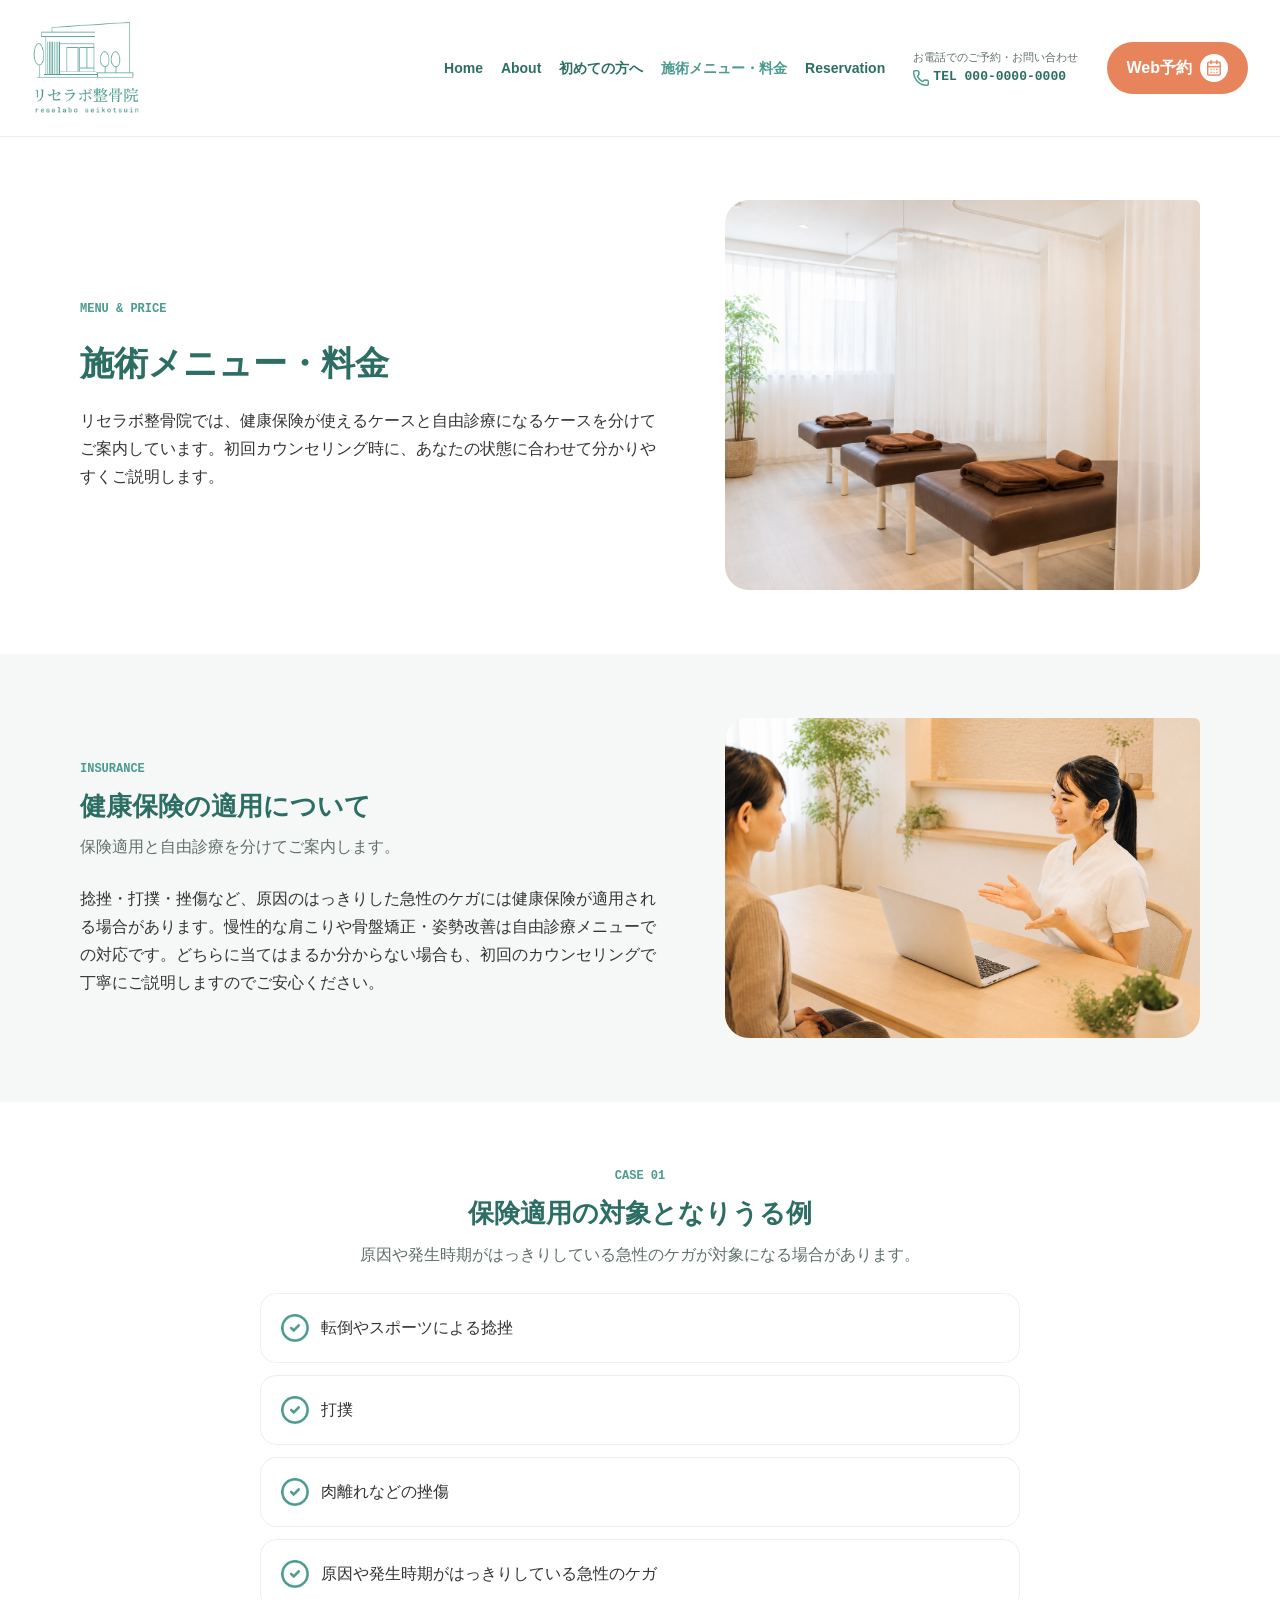
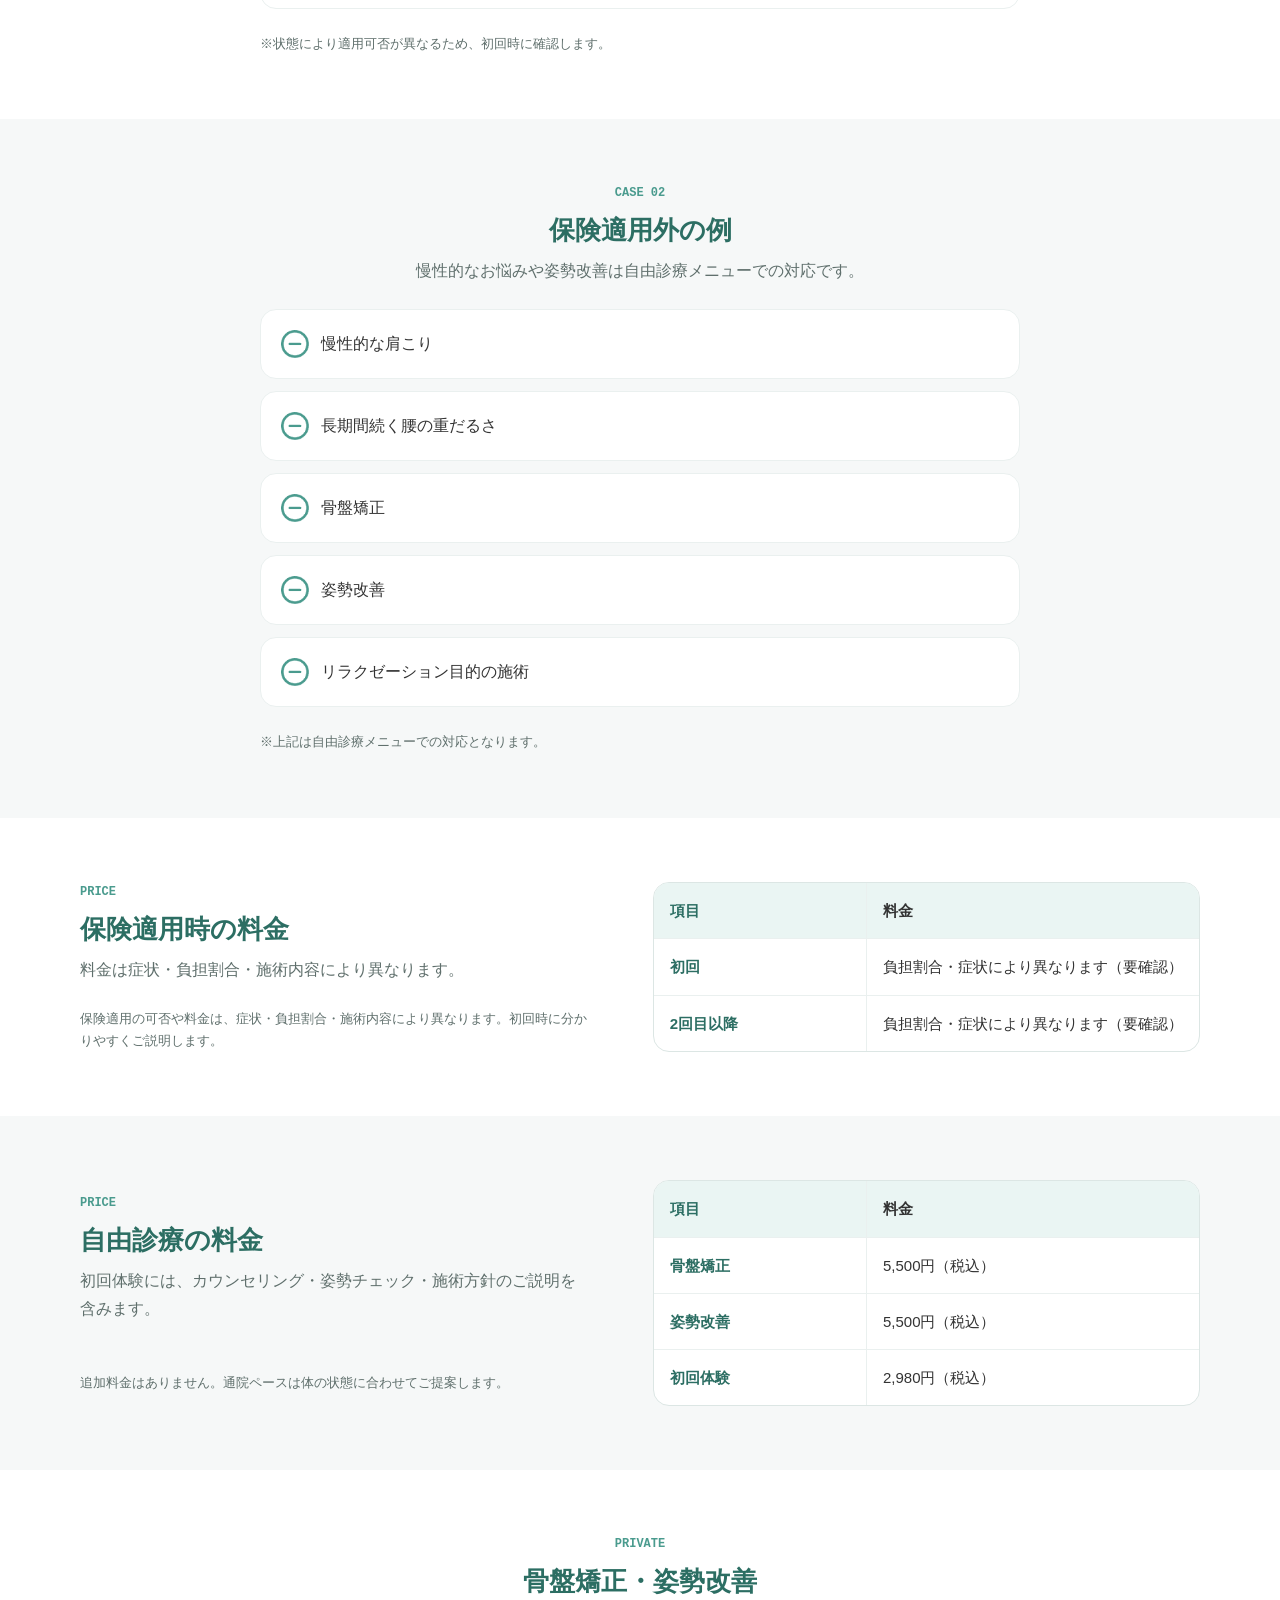
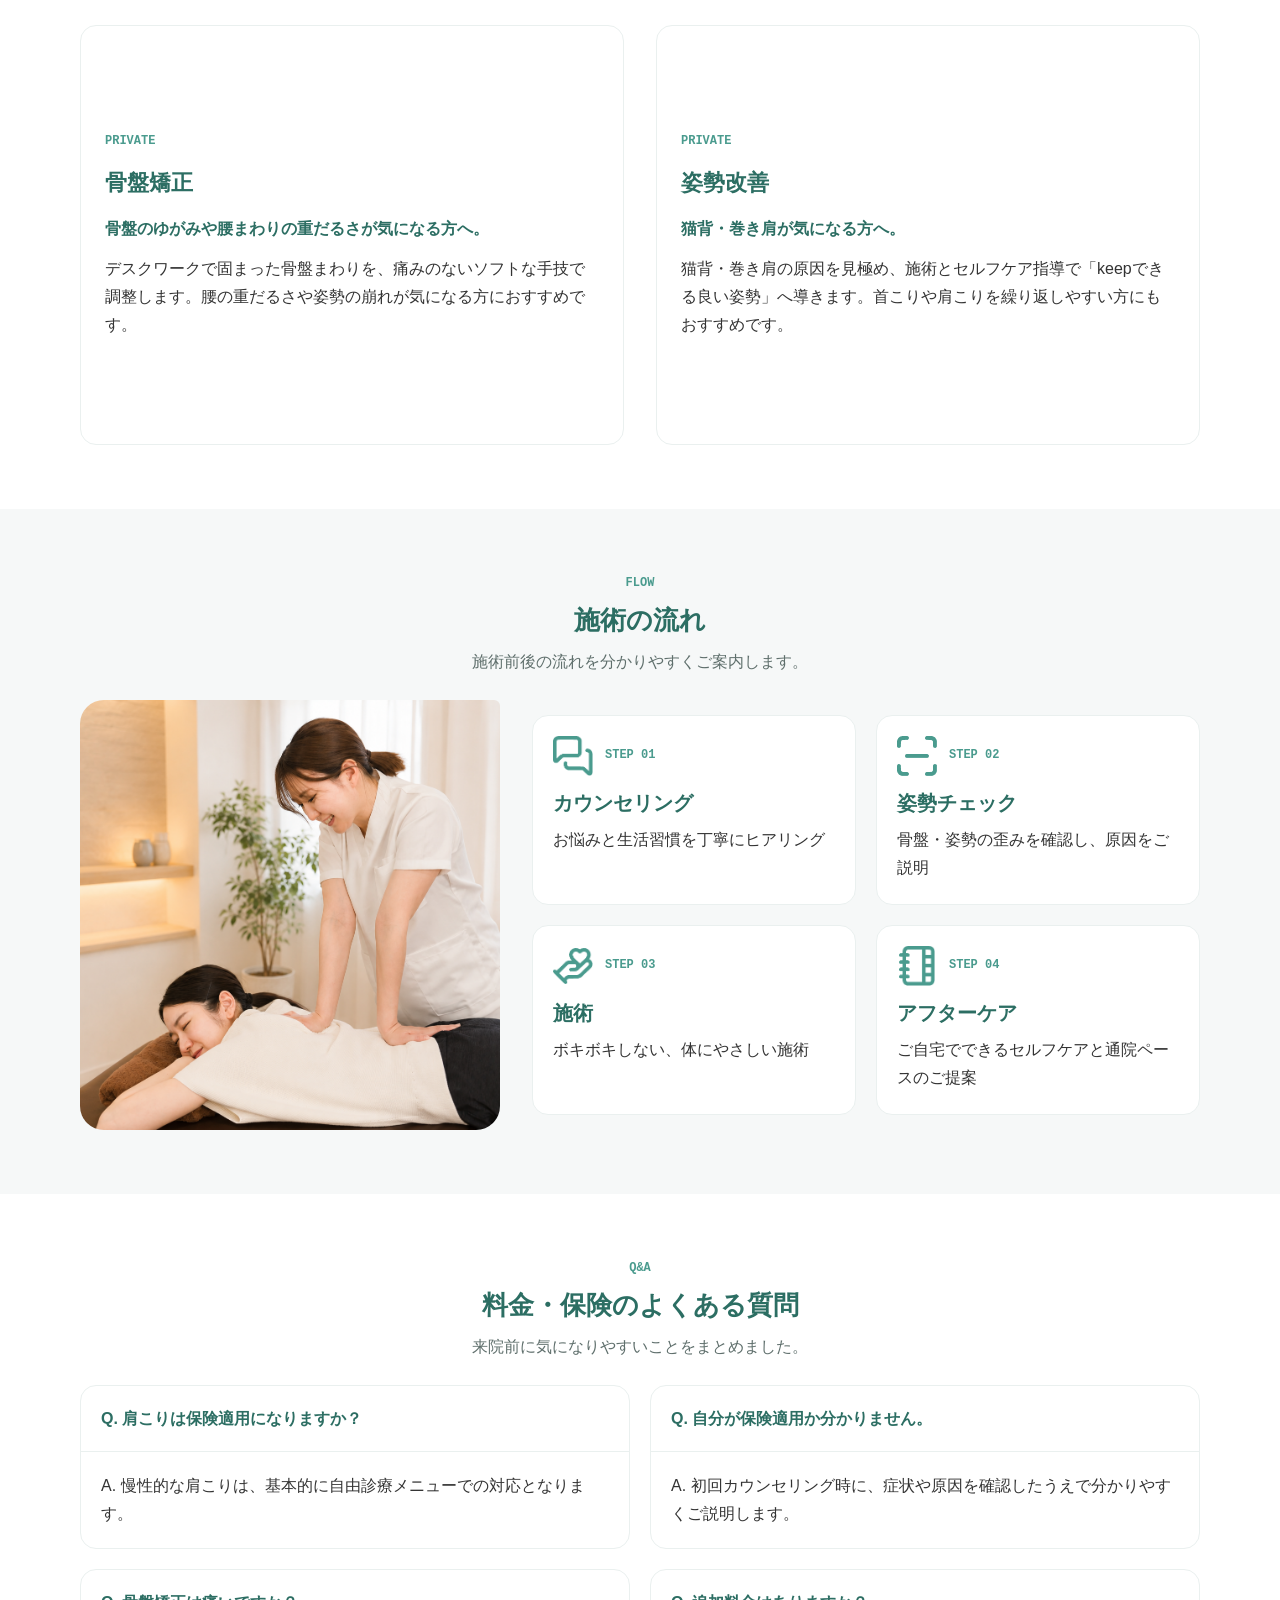
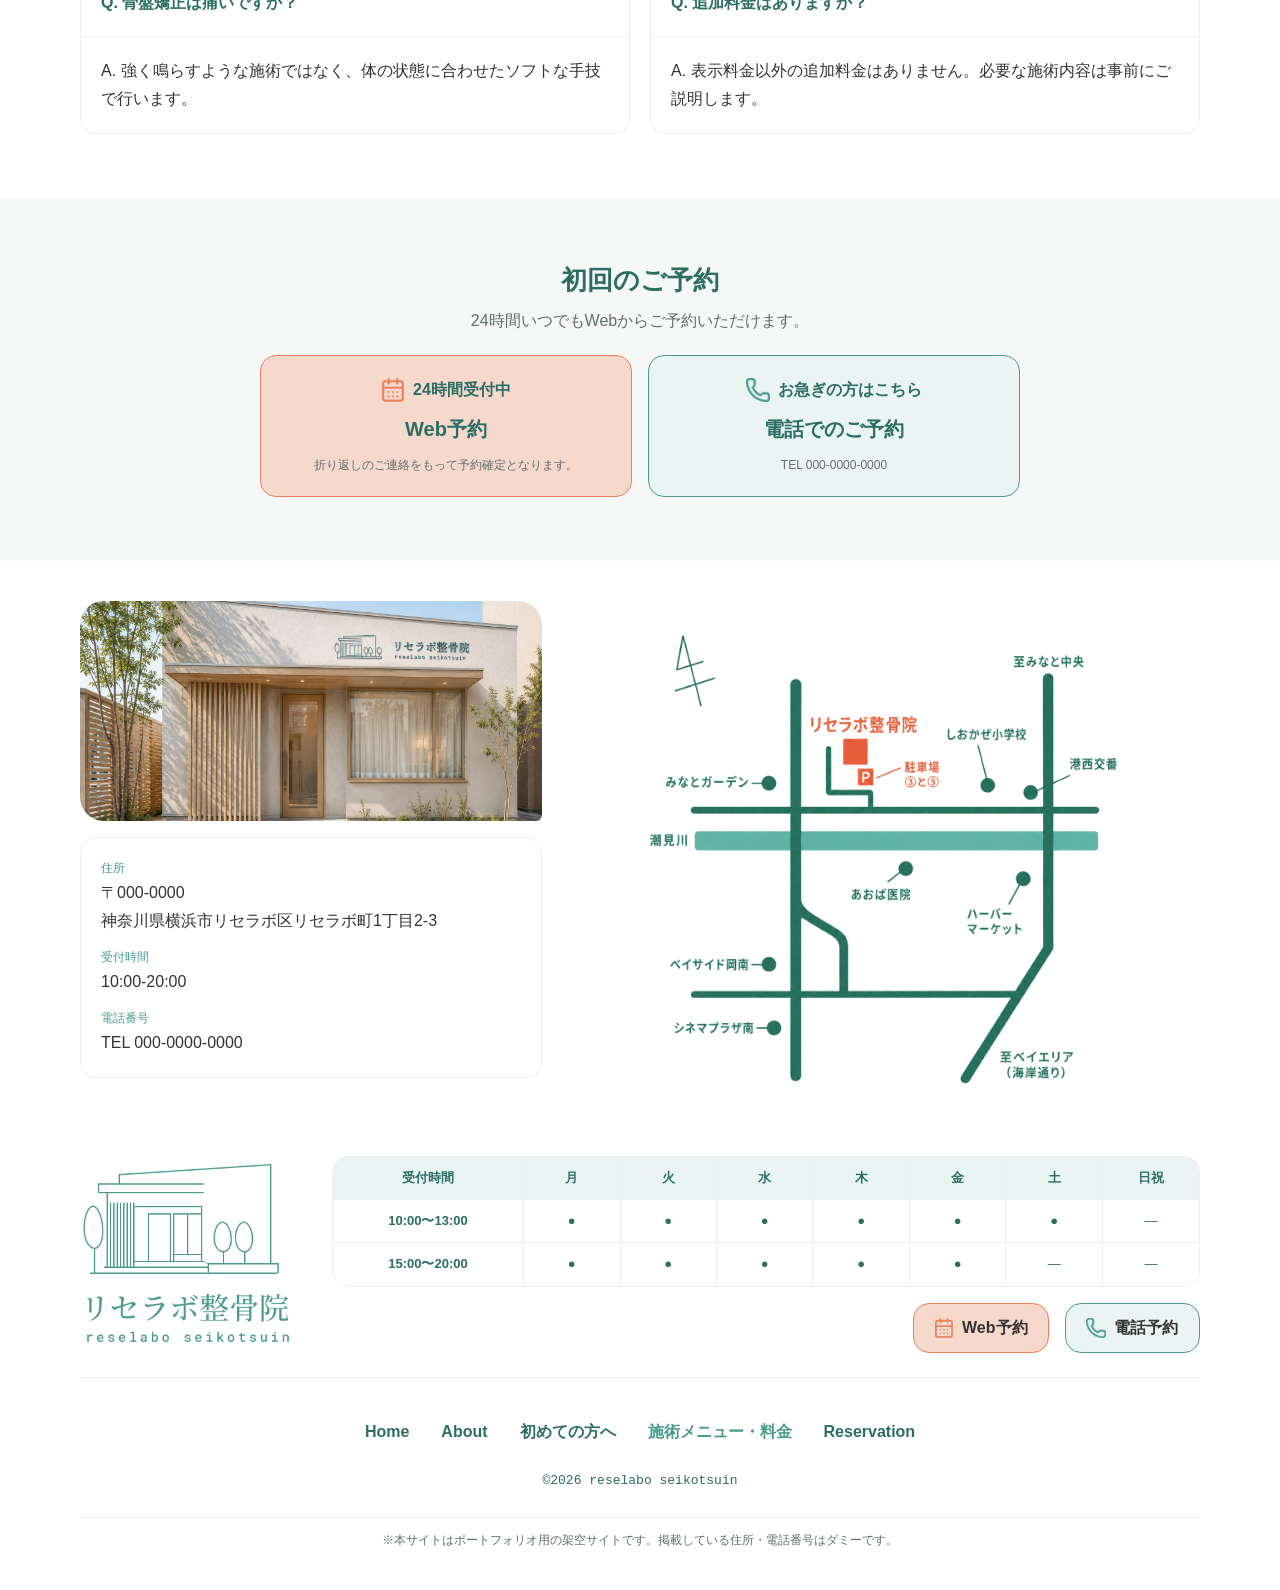
<file: menu-price.html>
<!doctype html>
<html lang="ja">
  <head>
    <meta charset="UTF-8" />
    <meta name="viewport" content="width=device-width, initial-scale=1.0" />
    <meta
      name="description"
      content="リセラボ整骨院の保険適用と自由診療の違い、料金、骨盤矯正・姿勢改善メニューをご案内します。"
    />
    <title>施術メニュー・料金 | リセラボ整骨院</title>
    <link rel="icon" type="image/png" sizes="64x64" href="assets/images/common/favicon.png" />
    <meta property="og:type" content="website" />
    <meta property="og:locale" content="ja_JP" />
    <meta property="og:site_name" content="リセラボ整骨院" />
    <meta property="og:title" content="施術メニュー・料金 | リセラボ整骨院" />
    <meta property="og:description" content="施術メニュー・料金のページ。リセラボ整骨院はポートフォリオ用の架空サイトです。" />
    <meta property="og:url" content="https://coconattsu0723.github.io/reselabo/menu-price.html" />
    <meta property="og:image" content="https://coconattsu0723.github.io/reselabo/assets/images/common/ogp.jpg" />
    <meta property="og:image:width" content="1200" />
    <meta property="og:image:height" content="630" />
    <meta property="og:image:alt" content="施術ベッドで手技を受けている様子" />
    <meta name="twitter:card" content="summary_large_image" />
    <link rel="stylesheet" href="styles.css" />
  </head>
  <body class="menu-price-page" data-page="menu-price">
    <a class="skip-link" href="#main">本文へ移動</a>
    <div id="site-header"></div>

    <main id="main">
      <section class="section section-base menu-price-hero" aria-labelledby="menu-price-hero-title">
        <div class="page-container menu-price-hero__inner">
          <img
            src="assets/images/clinic/treatment_room.png"
            alt="明るく清潔なリセラボ整骨院の施術室"
            class="menu-price-hero__image"
          />
          <div class="menu-price-hero__content">
            <p class="eyebrow">MENU &amp; PRICE</p>
            <h1 id="menu-price-hero-title" class="page-title menu-price-hero__catch">施術メニュー・料金</h1>
            <p class="body-copy">
              リセラボ整骨院では、健康保険が使えるケースと自由診療になるケースを分けてご案内しています。初回カウンセリング時に、あなたの状態に合わせて分かりやすくご説明します。
            </p>
          </div>
        </div>
      </section>

      <section class="section section-subtle menu-price-insurance-guide" aria-labelledby="insurance-guide-title">
        <div class="page-container menu-price-split">
          <div class="section-stack">
            <div class="section-title">
              <p class="eyebrow">INSURANCE</p>
              <h2 id="insurance-guide-title">健康保険の適用について</h2>
              <p>保険適用と自由診療を分けてご案内します。</p>
            </div>
            <p class="body-copy">
              捻挫・打撲・挫傷など、原因のはっきりした急性のケガには健康保険が適用される場合があります。慢性的な肩こりや骨盤矯正・姿勢改善は自由診療メニューでの対応です。どちらに当てはまるか分からない場合も、初回のカウンセリングで丁寧にご説明しますのでご安心ください。
            </p>
          </div>
          <img
            src="assets/images/service/counseling_02.png"
            alt="カウンセリングで施術内容について説明している様子"
            class="menu-price-image menu-price-image--insurance"
          />
        </div>
      </section>

      <section class="section section-base menu-price-cases menu-price-cases--possible" aria-labelledby="possible-cases-title">
        <div class="page-container section-stack">
          <div class="section-title">
            <p class="eyebrow">CASE 01</p>
            <h2 id="possible-cases-title">保険適用の対象となりうる例</h2>
            <p>原因や発生時期がはっきりしている急性のケガが対象になる場合があります。</p>
          </div>
          <ul class="insurance-case-list">
            <li><img class="icon icon--insurance-case" src="assets/images/icons/icon-circle-check.png" alt="" aria-hidden="true" /><span>転倒やスポーツによる捻挫</span></li>
            <li><img class="icon icon--insurance-case" src="assets/images/icons/icon-circle-check.png" alt="" aria-hidden="true" /><span>打撲</span></li>
            <li><img class="icon icon--insurance-case" src="assets/images/icons/icon-circle-check.png" alt="" aria-hidden="true" /><span>肉離れなどの挫傷</span></li>
            <li><img class="icon icon--insurance-case" src="assets/images/icons/icon-circle-check.png" alt="" aria-hidden="true" /><span>原因や発生時期がはっきりしている急性のケガ</span></li>
          </ul>
          <p class="menu-price-note">※状態により適用可否が異なるため、初回時に確認します。</p>
        </div>
      </section>

      <section class="section section-subtle menu-price-cases menu-price-cases--excluded" aria-labelledby="excluded-cases-title">
        <div class="page-container section-stack">
          <div class="section-title">
            <p class="eyebrow">CASE 02</p>
            <h2 id="excluded-cases-title">保険適用外の例</h2>
            <p>慢性的なお悩みや姿勢改善は自由診療メニューでの対応です。</p>
          </div>
          <ul class="insurance-case-list insurance-case-list--excluded">
            <li><img class="icon icon--insurance-case" src="assets/images/icons/icon-circle-minus.png" alt="" aria-hidden="true" /><span>慢性的な肩こり</span></li>
            <li><img class="icon icon--insurance-case" src="assets/images/icons/icon-circle-minus.png" alt="" aria-hidden="true" /><span>長期間続く腰の重だるさ</span></li>
            <li><img class="icon icon--insurance-case" src="assets/images/icons/icon-circle-minus.png" alt="" aria-hidden="true" /><span>骨盤矯正</span></li>
            <li><img class="icon icon--insurance-case" src="assets/images/icons/icon-circle-minus.png" alt="" aria-hidden="true" /><span>姿勢改善</span></li>
            <li><img class="icon icon--insurance-case" src="assets/images/icons/icon-circle-minus.png" alt="" aria-hidden="true" /><span>リラクゼーション目的の施術</span></li>
          </ul>
          <p class="menu-price-note">※上記は自由診療メニューでの対応となります。</p>
        </div>
      </section>

      <section class="section section-base menu-price-table-section" aria-labelledby="insurance-price-title">
        <div class="page-container section-stack">
          <div class="section-title">
            <p class="eyebrow">PRICE</p>
            <h2 id="insurance-price-title">保険適用時の料金</h2>
            <p>料金は症状・負担割合・施術内容により異なります。</p>
          </div>
          <div class="price-table-wrap">
            <table class="price-table">
              <thead><tr><th scope="col">項目</th><th scope="col">料金</th></tr></thead>
              <tbody>
                <tr><th scope="row">初回</th><td>負担割合・症状により異なります（要確認）</td></tr>
                <tr><th scope="row">2回目以降</th><td>負担割合・症状により異なります（要確認）</td></tr>
              </tbody>
            </table>
          </div>
          <p class="menu-price-note">保険適用の可否や料金は、症状・負担割合・施術内容により異なります。初回時に分かりやすくご説明します。</p>
        </div>
      </section>

      <section class="section section-subtle menu-price-table-section" aria-labelledby="private-price-title">
        <div class="page-container section-stack">
          <div class="section-title">
            <p class="eyebrow">PRICE</p>
            <h2 id="private-price-title">自由診療の料金</h2>
            <p>初回体験には、カウンセリング・姿勢チェック・施術方針のご説明を含みます。</p>
          </div>
          <div class="price-table-wrap">
            <table class="price-table">
              <thead><tr><th scope="col">項目</th><th scope="col">料金</th></tr></thead>
              <tbody>
                <tr><th scope="row">骨盤矯正</th><td>5,500円（税込）</td></tr>
                <tr><th scope="row">姿勢改善</th><td>5,500円（税込）</td></tr>
                <tr><th scope="row">初回体験</th><td>2,980円（税込）</td></tr>
              </tbody>
            </table>
          </div>
          <p class="menu-price-note">追加料金はありません。通院ペースは体の状態に合わせてご提案します。</p>
        </div>
      </section>

      <section class="section section-base menu-price-private" aria-labelledby="private-menu-title">
        <div class="page-container section-stack">
          <div class="section-title">
            <p class="eyebrow">PRIVATE</p>
            <h2 id="private-menu-title">骨盤矯正・姿勢改善</h2>
          </div>
          <div class="treatment-menu-list">
            <article class="treatment-menu-card">
              <p class="eyebrow">PRIVATE</p>
              <h3>骨盤矯正</h3>
              <p class="treatment-menu-card__lead">骨盤のゆがみや腰まわりの重だるさが気になる方へ。</p>
              <p>デスクワークで固まった骨盤まわりを、痛みのないソフトな手技で調整します。腰の重だるさや姿勢の崩れが気になる方におすすめです。</p>
            </article>
            <article class="treatment-menu-card">
              <p class="eyebrow">PRIVATE</p>
              <h3>姿勢改善</h3>
              <p class="treatment-menu-card__lead">猫背・巻き肩が気になる方へ。</p>
              <p>猫背・巻き肩の原因を見極め、施術とセルフケア指導で「keepできる良い姿勢」へ導きます。首こりや肩こりを繰り返しやすい方にもおすすめです。</p>
            </article>
          </div>
        </div>
      </section>

      <section class="section section-subtle menu-price-flow" aria-labelledby="menu-flow-title">
        <div class="page-container section-stack">
          <div class="section-title">
            <p class="eyebrow">FLOW</p>
            <h2 id="menu-flow-title">施術の流れ</h2>
            <p>施術前後の流れを分かりやすくご案内します。</p>
          </div>
          <img
            src="assets/images/service/treatment_01.png"
            alt="身体の状態に合わせて施術している様子"
            class="menu-price-image menu-price-image--flow"
          />
          <ol class="flow-list">
            <li class="flow-item">
              <div class="flow-item__header"><img class="icon icon--flow" src="assets/images/icons/icon-flow-step-02.png" alt="" aria-hidden="true" /><p class="flow-item__number">STEP 01</p></div>
              <div class="flow-item__body"><h3>カウンセリング</h3><p>お悩みと生活習慣を丁寧にヒアリング</p></div>
            </li>
            <li class="flow-item">
              <div class="flow-item__header"><img class="icon icon--flow" src="assets/images/icons/icon-flow-step-03.png" alt="" aria-hidden="true" /><p class="flow-item__number">STEP 02</p></div>
              <div class="flow-item__body"><h3>姿勢チェック</h3><p>骨盤・姿勢の歪みを確認し、原因をご説明</p></div>
            </li>
            <li class="flow-item">
              <div class="flow-item__header"><img class="icon icon--flow" src="assets/images/icons/icon-flow-step-04.png" alt="" aria-hidden="true" /><p class="flow-item__number">STEP 03</p></div>
              <div class="flow-item__body"><h3>施術</h3><p>ボキボキしない、体にやさしい施術</p></div>
            </li>
            <li class="flow-item">
              <div class="flow-item__header"><img class="icon icon--flow" src="assets/images/icons/icon-flow-step-05.png" alt="" aria-hidden="true" /><p class="flow-item__number">STEP 04</p></div>
              <div class="flow-item__body"><h3>アフターケア</h3><p>ご自宅でできるセルフケアと通院ペースのご提案</p></div>
            </li>
          </ol>
        </div>
      </section>

      <section class="section section-base menu-price-qa" aria-labelledby="menu-price-qa-title">
        <div class="page-container section-stack">
          <div class="section-title">
            <p class="eyebrow">Q&amp;A</p>
            <h2 id="menu-price-qa-title">料金・保険のよくある質問</h2>
            <p>来院前に気になりやすいことをまとめました。</p>
          </div>
          <div class="qa-list">
            <article class="qa-item"><h3 class="qa-item__question">Q. 肩こりは保険適用になりますか？</h3><div class="qa-item__answer"><p>A. 慢性的な肩こりは、基本的に自由診療メニューでの対応となります。</p></div></article>
            <article class="qa-item"><h3 class="qa-item__question">Q. 自分が保険適用か分かりません。</h3><div class="qa-item__answer"><p>A. 初回カウンセリング時に、症状や原因を確認したうえで分かりやすくご説明します。</p></div></article>
            <article class="qa-item"><h3 class="qa-item__question">Q. 骨盤矯正は痛いですか？</h3><div class="qa-item__answer"><p>A. 強く鳴らすような施術ではなく、体の状態に合わせたソフトな手技で行います。</p></div></article>
            <article class="qa-item"><h3 class="qa-item__question">Q. 追加料金はありますか？</h3><div class="qa-item__answer"><p>A. 表示料金以外の追加料金はありません。必要な施術内容は事前にご説明します。</p></div></article>
          </div>
        </div>
      </section>

      <section class="section section-subtle reservation-cta" aria-labelledby="menu-reservation-title">
        <div class="page-container reservation-cta__inner">
          <div class="section-title section-title--center"><h2 id="menu-reservation-title">初回のご予約</h2><p>24時間いつでもWebからご予約いただけます。</p></div>
          <div class="reservation-options">
            <a class="reservation-option reservation-option--web" href="reservation.html"><span class="reservation-option__meta"><img class="icon icon--reservation-option" src="assets/images/icons/icon-calendar.png" alt="" aria-hidden="true" /><span>24時間受付中</span></span><strong>Web予約</strong><small>折り返しのご連絡をもって予約確定となります。</small></a>
            <a class="reservation-option reservation-option--phone" href="tel:0000000000"><span class="reservation-option__meta"><img class="icon icon--reservation-option" src="assets/images/icons/icon-phone.png" alt="" aria-hidden="true" /><span>お急ぎの方はこちら</span></span><strong>電話でのご予約</strong><small>TEL 000-0000-0000</small></a>
          </div>
        </div>
      </section>

      <section class="section section-base access" aria-labelledby="access-title">
        <div class="page-container access__inner">
          <div class="access__main">
            <div class="section-title"><p class="eyebrow">ACCESS</p><h2 id="access-title">アクセス</h2></div>
            <img src="assets/images/clinic/exterior.png" alt="リセラボ整骨院 横浜みなと店の外観" class="section-image section-image--access" />
            <div class="clinic-info"><p><span>住所</span>〒000-0000<br />神奈川県横浜市リセラボ区リセラボ町1丁目2-3</p><p><span>受付時間</span>10:00-20:00</p><p><span>電話番号</span>TEL 000-0000-0000</p></div>
          </div>
          <img src="assets/images/reselabo_map_transparent.png" alt="リセラボ整骨院 横浜みなと店周辺の簡易地図" class="map-image" />
        </div>
      </section>

      <section class="section section-subtle hours" aria-labelledby="hours-title">
        <div class="page-container section-stack">
          <div class="section-title"><p class="eyebrow">INFORMATION</p><h2 id="hours-title">受付時間・電話番号</h2></div>
          <div class="hours-table-wrap">
            <table class="hours-table" aria-label="受付時間">
              <thead><tr><th scope="col">受付時間</th><th scope="col">月</th><th scope="col">火</th><th scope="col">水</th><th scope="col">木</th><th scope="col">金</th><th scope="col">土</th><th scope="col">日祝</th></tr></thead>
              <tbody><tr><th scope="row">10:00〜13:00</th><td>●</td><td>●</td><td>●</td><td>●</td><td>●</td><td>●</td><td>—</td></tr><tr><th scope="row">15:00〜20:00</th><td>●</td><td>●</td><td>●</td><td>●</td><td>●</td><td>—</td><td>—</td></tr></tbody>
            </table>
          </div>
          <a class="phone-block" href="tel:0000000000">TEL 000-0000-0000</a>
        </div>
      </section>
    </main>

    <div id="site-footer"></div>
    <div id="fixed-cta"></div>
    <script src="scripts.js"></script>
  </body>
</html>
</file>
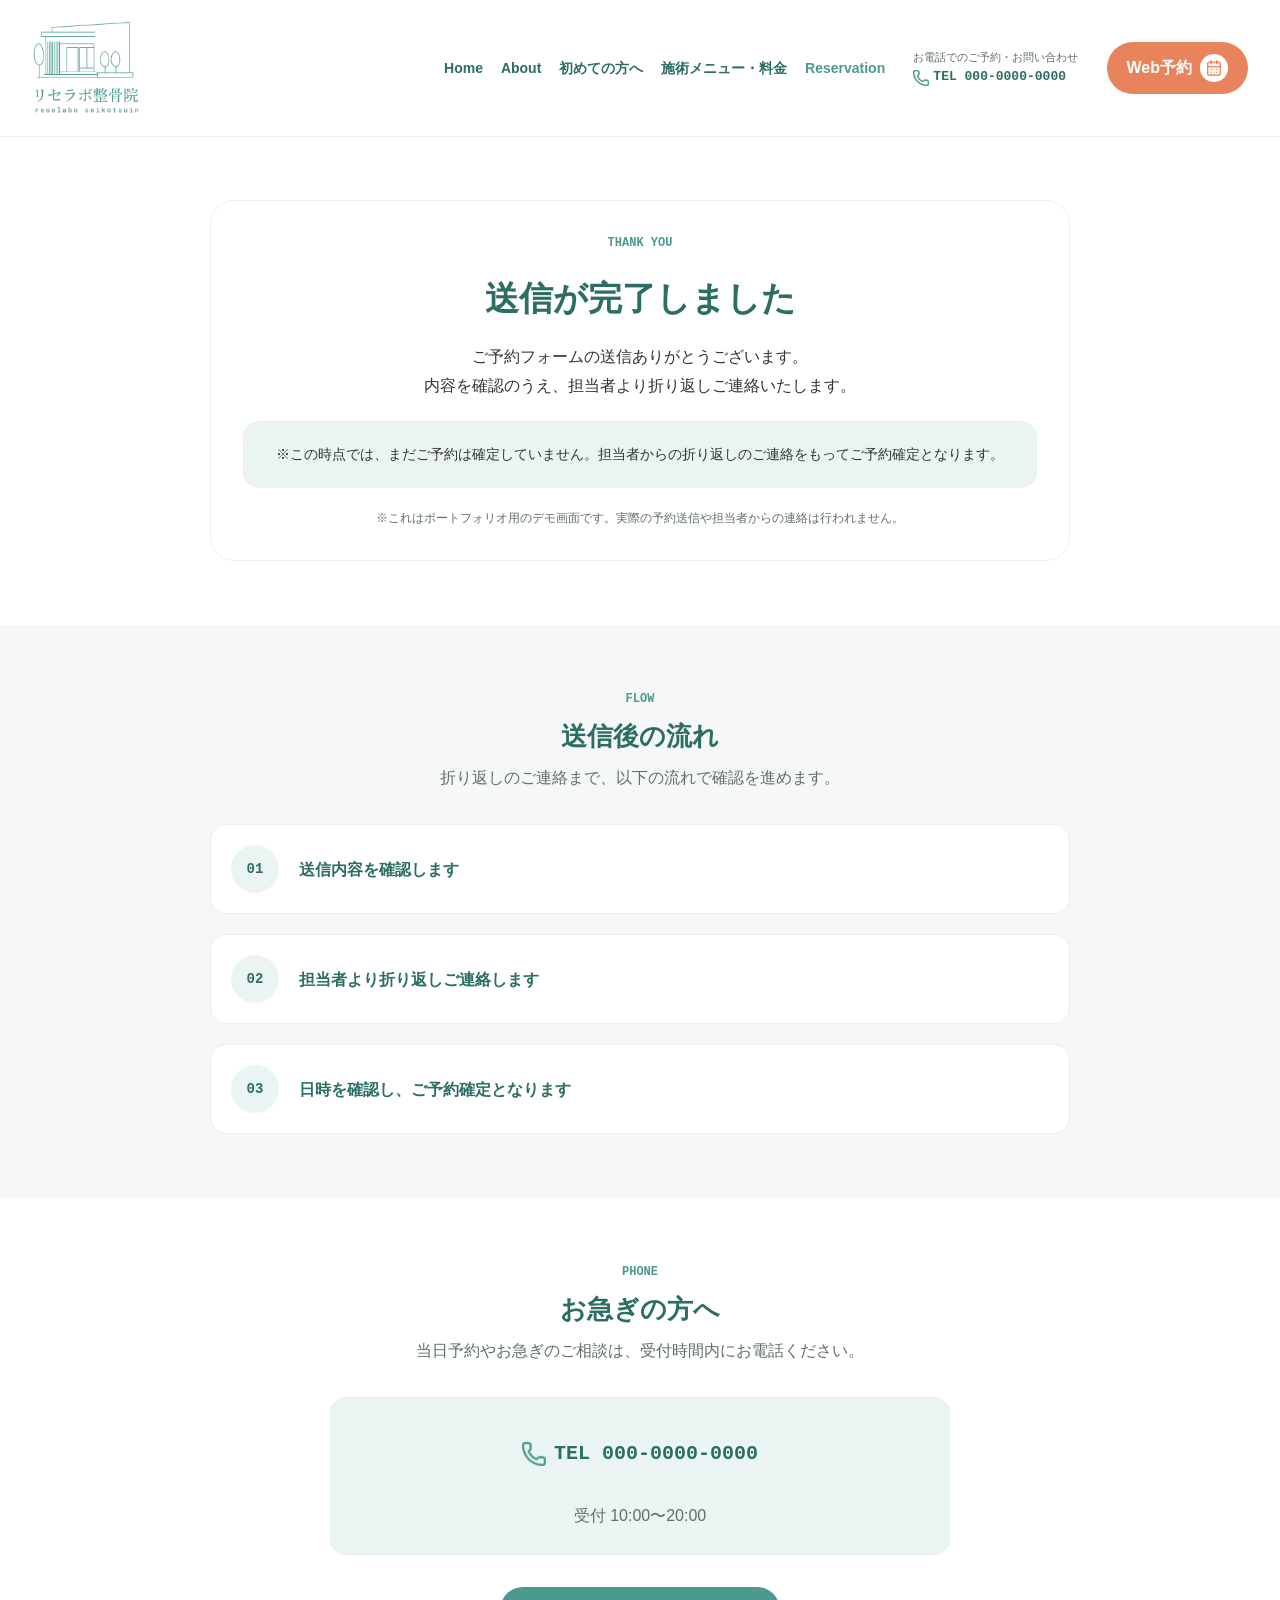
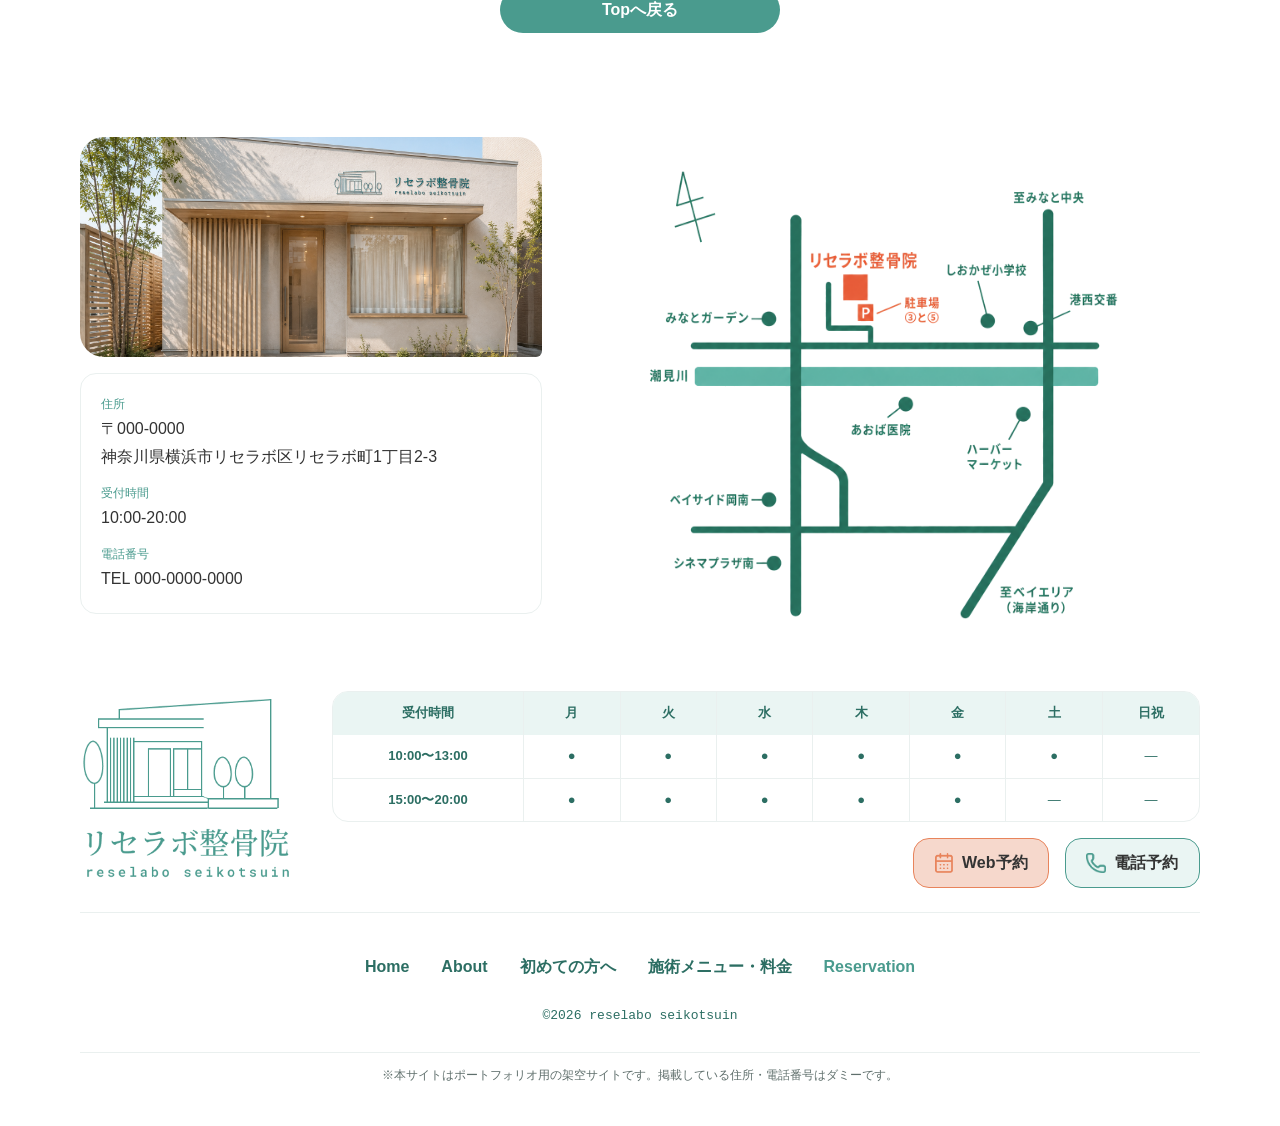
<file: reservation-complete.html>
<!doctype html>
<html lang="ja">
  <head>
    <meta charset="UTF-8" />
    <meta name="viewport" content="width=device-width, initial-scale=1.0" />
    <meta
      name="description"
      content="リセラボ整骨院 横浜みなと店のWeb予約フォーム送信完了ページです。"
    />
    <title>Reservation Complete | リセラボ整骨院</title>
    <link rel="icon" type="image/png" sizes="64x64" href="assets/images/common/favicon.png" />
    <link rel="stylesheet" href="styles.css" />
  </head>
  <body class="reservation-complete-page" data-page="reservation">
    <a class="skip-link" href="#main">本文へ移動</a>
    <div id="site-header"></div>

    <main id="main">
      <section class="section section-base complete-message" aria-labelledby="complete-title">
        <div class="page-container complete-message__inner">
          <div class="complete-message__card">
            <p class="eyebrow">THANK YOU</p>
            <h1 id="complete-title">送信が完了しました</h1>
            <p class="complete-message__body">
              ご予約フォームの送信ありがとうございます。<br />
              内容を確認のうえ、担当者より折り返しご連絡いたします。
            </p>
            <div class="complete-message__note" role="note" aria-label="ご予約確定について">
              <p>
                ※この時点では、まだご予約は確定していません。担当者からの折り返しのご連絡をもってご予約確定となります。
              </p>
            </div>
            <p class="complete-demo-note" role="note">
              ※これはポートフォリオ用のデモ画面です。実際の予約送信や担当者からの連絡は行われません。
            </p>
          </div>
        </div>
      </section>

      <section class="section section-subtle complete-flow" aria-labelledby="complete-flow-title">
        <div class="page-container complete-flow__inner">
          <div class="section-title">
            <p class="eyebrow">FLOW</p>
            <h2 id="complete-flow-title">送信後の流れ</h2>
            <p>折り返しのご連絡まで、以下の流れで確認を進めます。</p>
          </div>
          <ol class="complete-flow__list">
            <li class="complete-flow__item">
              <span class="complete-flow__number" aria-hidden="true">01</span>
              <p>送信内容を確認します</p>
            </li>
            <li class="complete-flow__item">
              <span class="complete-flow__number" aria-hidden="true">02</span>
              <p>担当者より折り返しご連絡します</p>
            </li>
            <li class="complete-flow__item">
              <span class="complete-flow__number" aria-hidden="true">03</span>
              <p>日時を確認し、ご予約確定となります</p>
            </li>
          </ol>
        </div>
      </section>

      <section class="section section-base complete-support" aria-labelledby="complete-support-title">
        <div class="page-container complete-support__inner">
          <div class="section-title">
            <p class="eyebrow">PHONE</p>
            <h2 id="complete-support-title">お急ぎの方へ</h2>
            <p>当日予約やお急ぎのご相談は、受付時間内にお電話ください。</p>
          </div>
          <div class="complete-support__card">
            <a class="phone-block" href="tel:0000000000">
              <img
                class="icon complete-support__icon"
                src="assets/images/icons/icon-phone.png"
                alt=""
                aria-hidden="true"
              />
              <span>TEL 000-0000-0000</span>
            </a>
            <p>受付 10:00〜20:00</p>
          </div>
          <div class="complete-home-action">
            <a class="button button--secondary" href="index.html">Topへ戻る</a>
          </div>
        </div>
      </section>

      <section class="section section-subtle access" aria-labelledby="access-title">
        <div class="page-container access__inner">
          <div class="access__main">
            <div class="section-title">
              <p class="eyebrow">ACCESS</p>
              <h2 id="access-title">アクセス</h2>
            </div>
            <img
              src="assets/images/clinic/exterior.png"
              alt="リセラボ整骨院 横浜みなと店の外観"
              class="section-image section-image--access"
            />
            <div class="clinic-info">
              <p><span>住所</span>〒000-0000<br />神奈川県横浜市リセラボ区リセラボ町1丁目2-3</p>
              <p><span>受付時間</span>10:00-20:00</p>
              <p><span>電話番号</span>TEL 000-0000-0000</p>
            </div>
          </div>
          <img
            src="assets/images/reselabo_map_transparent.png"
            alt="リセラボ整骨院 横浜みなと店周辺の簡易地図"
            class="map-image"
          />
        </div>
      </section>

      <section class="section section-base hours" aria-labelledby="hours-title">
        <div class="page-container section-stack">
          <div class="section-title">
            <p class="eyebrow">INFORMATION</p>
            <h2 id="hours-title">受付時間・電話番号</h2>
          </div>
          <div class="hours-table-wrap">
            <table class="hours-table" aria-label="受付時間">
              <thead>
                <tr>
                  <th scope="col">受付時間</th>
                  <th scope="col">月</th>
                  <th scope="col">火</th>
                  <th scope="col">水</th>
                  <th scope="col">木</th>
                  <th scope="col">金</th>
                  <th scope="col">土</th>
                  <th scope="col">日祝</th>
                </tr>
              </thead>
              <tbody>
                <tr>
                  <th scope="row">10:00〜13:00</th>
                  <td>●</td>
                  <td>●</td>
                  <td>●</td>
                  <td>●</td>
                  <td>●</td>
                  <td>●</td>
                  <td>—</td>
                </tr>
                <tr>
                  <th scope="row">15:00〜20:00</th>
                  <td>●</td>
                  <td>●</td>
                  <td>●</td>
                  <td>●</td>
                  <td>●</td>
                  <td>—</td>
                  <td>—</td>
                </tr>
              </tbody>
            </table>
          </div>
          <a class="phone-block" href="tel:0000000000">TEL 000-0000-0000</a>
        </div>
      </section>
    </main>

    <div id="site-footer"></div>
    <div id="fixed-cta"></div>
    <script src="scripts.js"></script>
  </body>
</html>
</file>
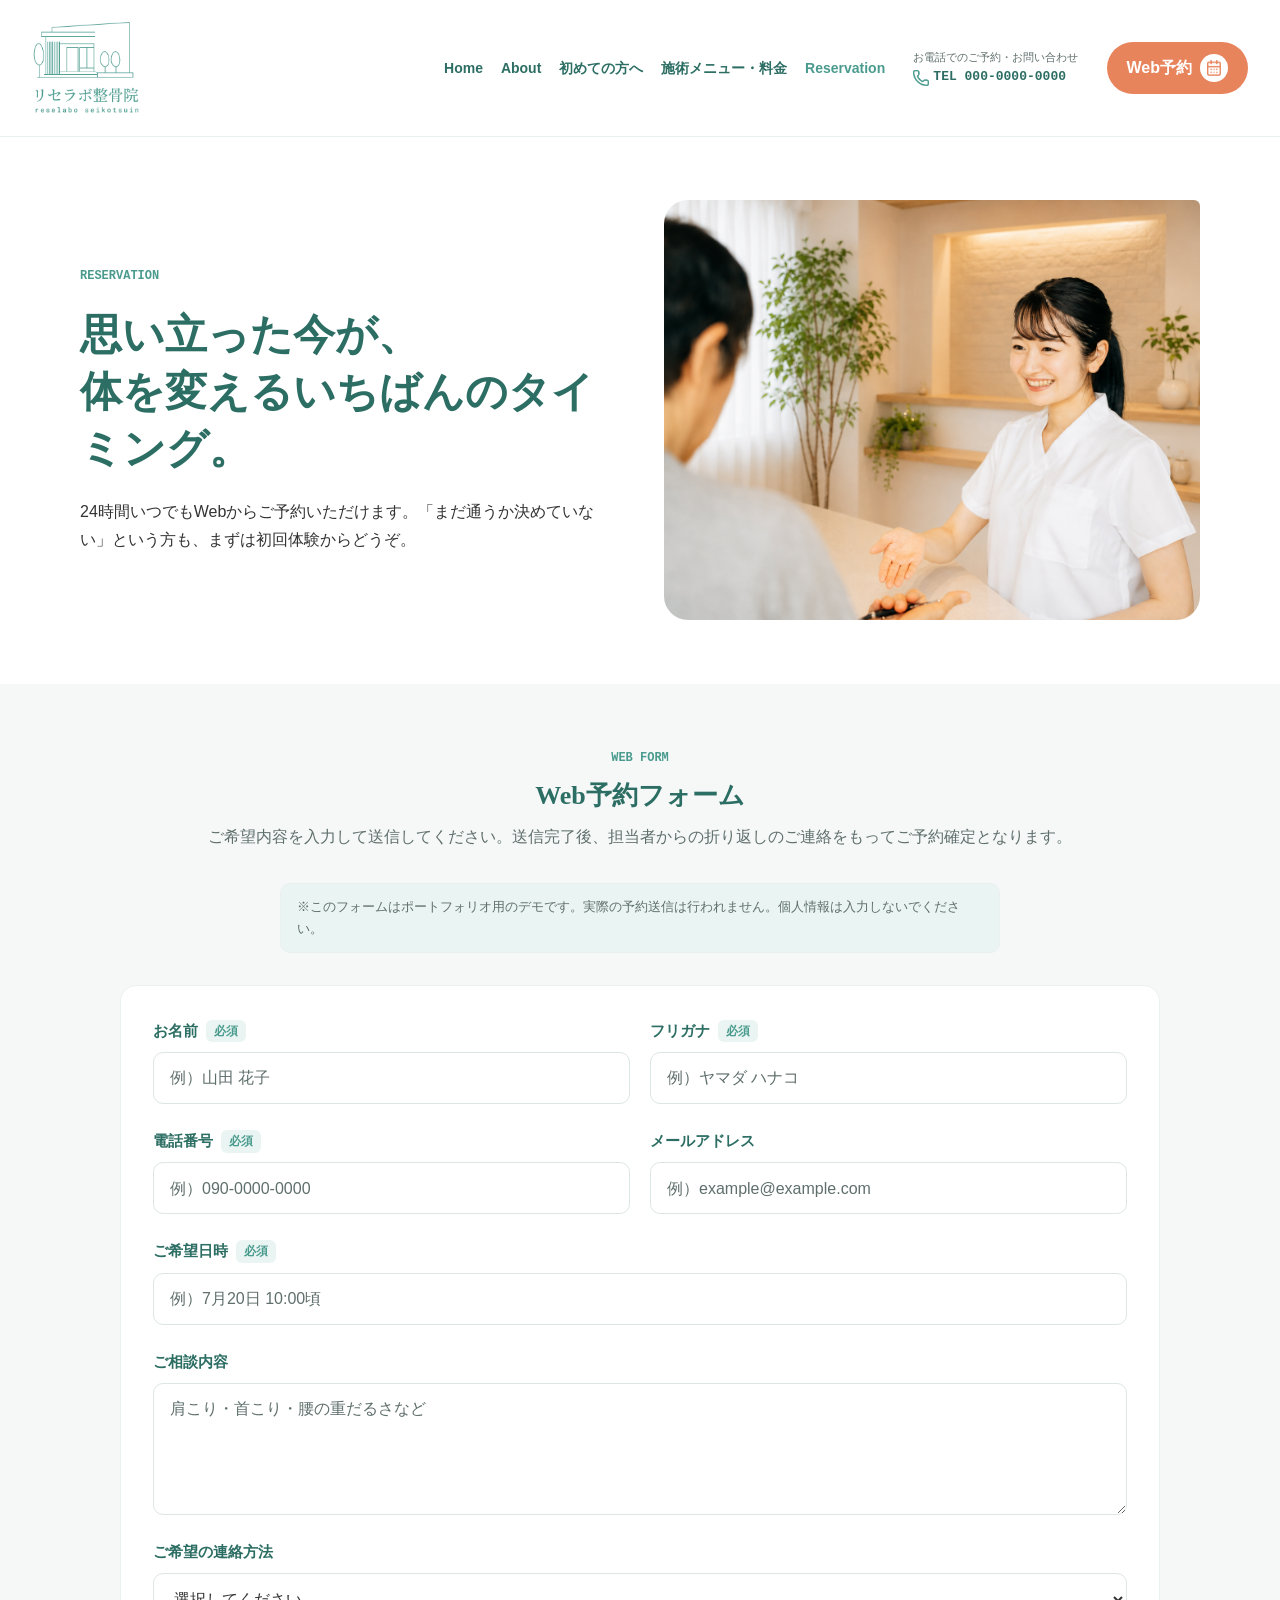
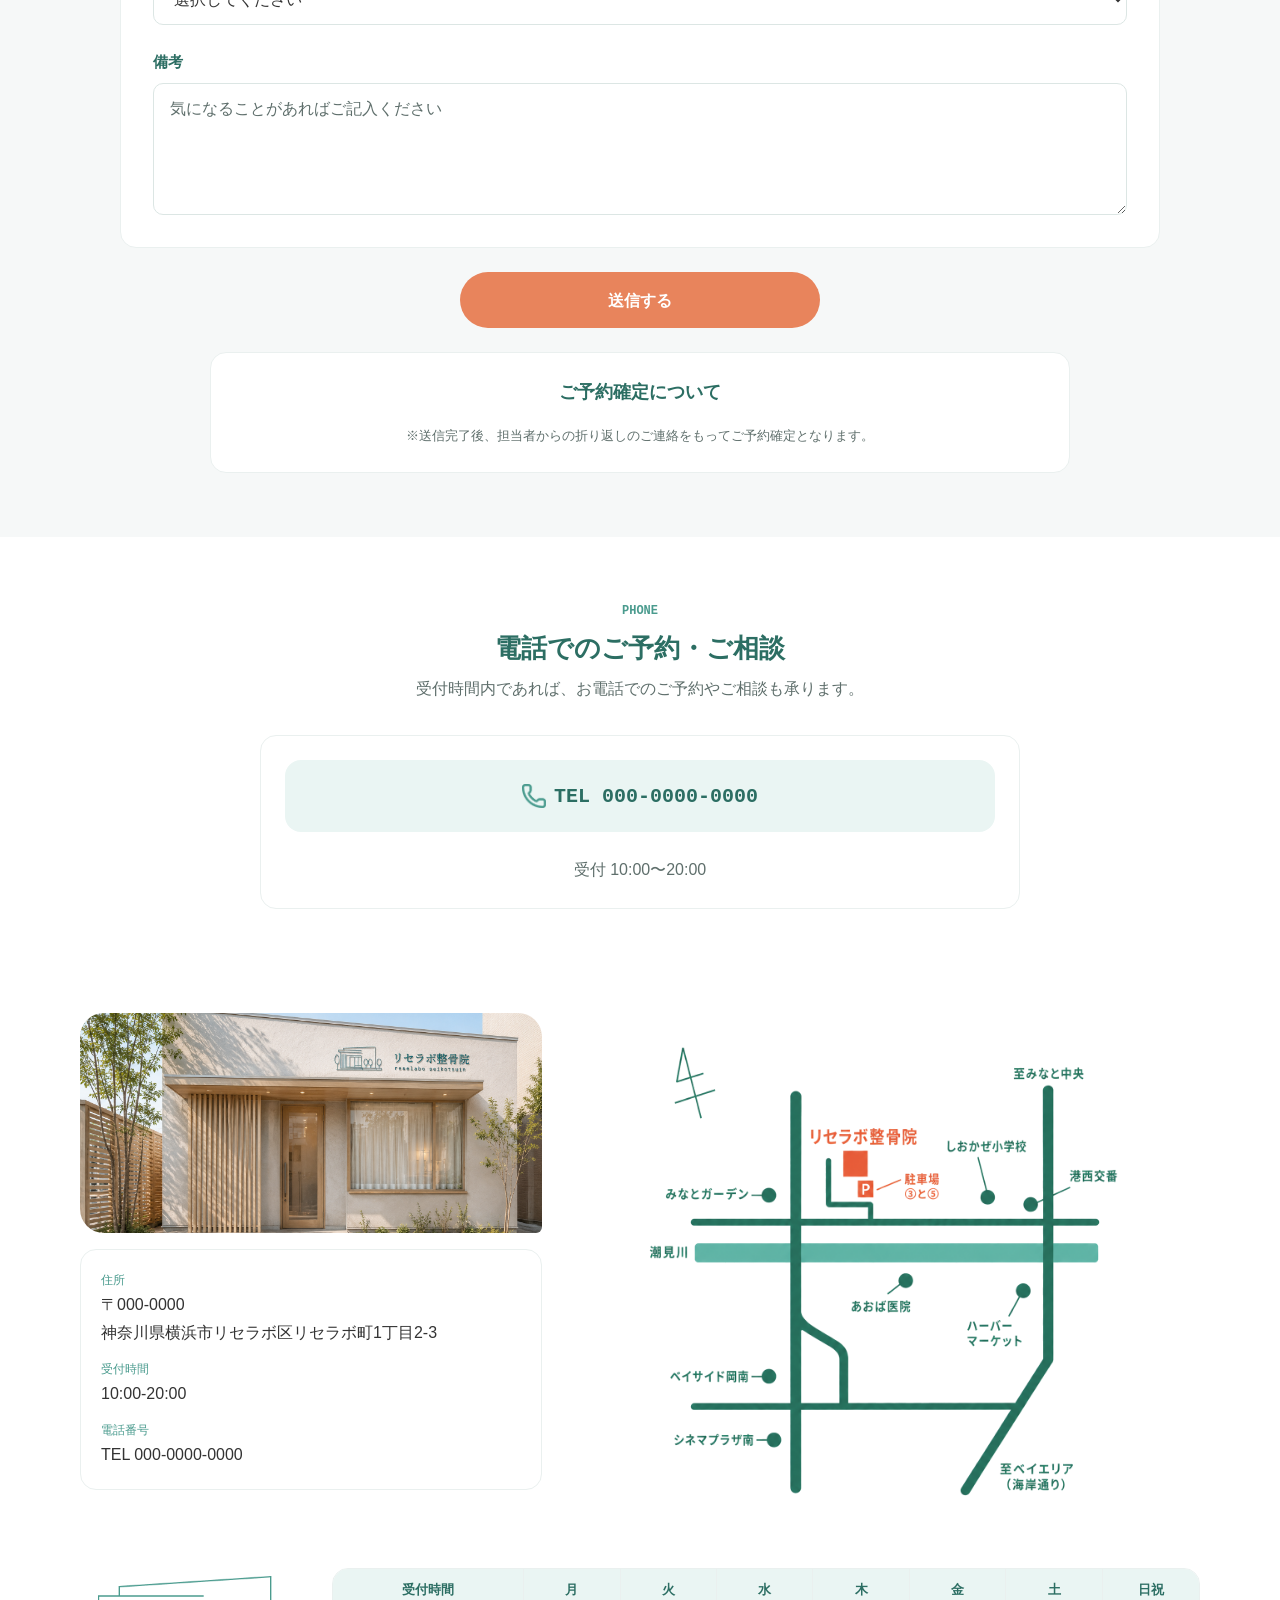
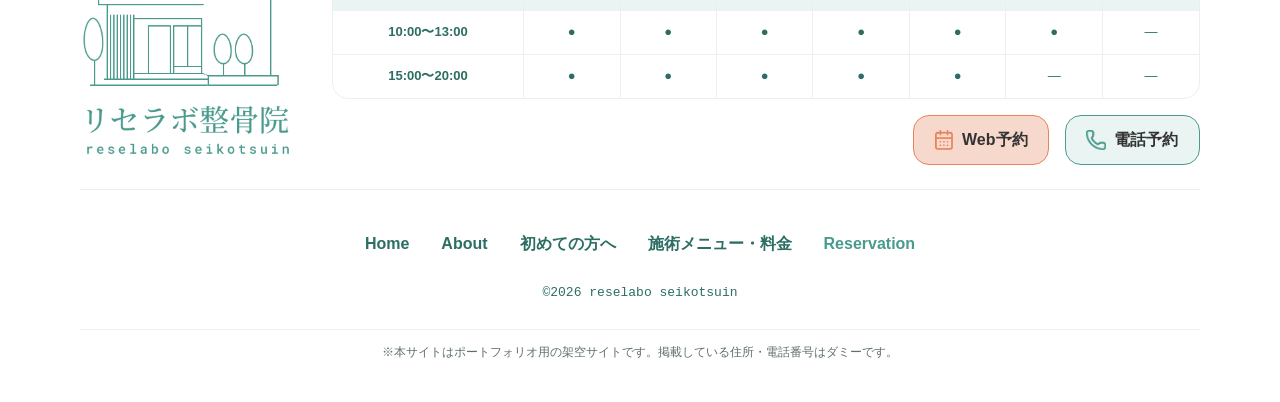
<file: reservation.html>
<!doctype html>
<html lang="ja">
  <head>
    <meta charset="UTF-8" />
    <meta name="viewport" content="width=device-width, initial-scale=1.0" />
    <meta
      name="description"
      content="リセラボ整骨院 横浜みなと店のWeb予約ページです。初回体験のご希望内容を24時間いつでも送信できます。"
    />
    <title>Reservation | リセラボ整骨院</title>
    <link rel="icon" type="image/png" sizes="64x64" href="assets/images/common/favicon.png" />
    <meta property="og:type" content="website" />
    <meta property="og:locale" content="ja_JP" />
    <meta property="og:site_name" content="リセラボ整骨院" />
    <meta property="og:title" content="Reservation | リセラボ整骨院" />
    <meta property="og:description" content="Reservationのページ。リセラボ整骨院はポートフォリオ用の架空サイトです。" />
    <meta property="og:url" content="https://coconattsu0723.github.io/reselabo/reservation.html" />
    <meta property="og:image" content="https://coconattsu0723.github.io/reselabo/assets/images/common/ogp.jpg" />
    <meta property="og:image:width" content="1200" />
    <meta property="og:image:height" content="630" />
    <meta property="og:image:alt" content="施術ベッドで手技を受けている様子" />
    <meta name="twitter:card" content="summary_large_image" />
    <link rel="stylesheet" href="styles.css" />
  </head>
  <body class="reservation-page" data-page="reservation">
    <a class="skip-link" href="#main">本文へ移動</a>
    <div id="site-header"></div>

    <main id="main">
      <section class="section section-base reservation-hero" aria-labelledby="reservation-hero-title">
        <div class="page-container reservation-hero__inner">
          <img
            src="assets/images/service/reception.png"
            alt="受付で来院された方を迎えている様子"
            class="reservation-hero__image"
          />
          <div class="reservation-hero__content">
            <p class="eyebrow">RESERVATION</p>
            <h1 id="reservation-hero-title" class="reservation-hero__title">
              思い立った今が、<br />体を変えるいちばんのタイミング。
            </h1>
            <p class="body-copy">
              24時間いつでもWebからご予約いただけます。「まだ通うか決めていない」という方も、まずは初回体験からどうぞ。
            </p>
          </div>
        </div>
      </section>

      <section class="section section-subtle reservation-web" aria-labelledby="reservation-form-title">
        <div class="page-container reservation-web__inner">
          <div class="section-title">
            <p class="eyebrow">WEB FORM</p>
            <h2 id="reservation-form-title">Web予約フォーム</h2>
            <p>ご希望内容を入力して送信してください。送信完了後、担当者からの折り返しのご連絡をもってご予約確定となります。</p>
          </div>

          <p class="reservation-demo-note" role="note">
            ※このフォームはポートフォリオ用のデモです。実際の予約送信は行われません。個人情報は入力しないでください。
          </p>

          <form class="reservation-form" action="reservation-complete.html" method="get">
            <div class="reservation-form-card">
              <div class="reservation-field">
                <div class="reservation-label-row">
                  <label for="reservation-name">お名前</label>
                  <span class="reservation-required">必須</span>
                </div>
                <input class="reservation-control" id="reservation-name" name="name" type="text" placeholder="例）山田 花子" autocomplete="name" required />
              </div>

              <div class="reservation-field">
                <div class="reservation-label-row">
                  <label for="reservation-kana">フリガナ</label>
                  <span class="reservation-required">必須</span>
                </div>
                <input class="reservation-control" id="reservation-kana" name="kana" type="text" placeholder="例）ヤマダ ハナコ" required />
              </div>

              <div class="reservation-field">
                <div class="reservation-label-row">
                  <label for="reservation-phone">電話番号</label>
                  <span class="reservation-required">必須</span>
                </div>
                <input class="reservation-control" id="reservation-phone" name="phone" type="tel" placeholder="例）090-0000-0000" autocomplete="tel" inputmode="tel" required />
              </div>

              <div class="reservation-field">
                <div class="reservation-label-row">
                  <label for="reservation-email">メールアドレス</label>
                </div>
                <input class="reservation-control" id="reservation-email" name="email" type="email" placeholder="例）example@example.com" autocomplete="email" inputmode="email" />
              </div>

              <div class="reservation-field">
                <div class="reservation-label-row">
                  <label for="reservation-datetime">ご希望日時</label>
                  <span class="reservation-required">必須</span>
                </div>
                <input class="reservation-control" id="reservation-datetime" name="preferred_datetime" type="text" placeholder="例）7月20日 10:00頃" required />
              </div>

              <div class="reservation-field">
                <div class="reservation-label-row">
                  <label for="reservation-concern">ご相談内容</label>
                </div>
                <textarea class="reservation-control reservation-control--textarea" id="reservation-concern" name="concern" placeholder="肩こり・首こり・腰の重だるさなど"></textarea>
              </div>

              <div class="reservation-field">
                <div class="reservation-label-row">
                  <label for="reservation-contact-method">ご希望の連絡方法</label>
                </div>
                <select class="reservation-control" id="reservation-contact-method" name="contact_method">
                  <option value="" selected>選択してください</option>
                  <option value="phone">電話</option>
                  <option value="email">メール</option>
                  <option value="either">どちらでも可</option>
                </select>
              </div>

              <div class="reservation-field">
                <div class="reservation-label-row">
                  <label for="reservation-note">備考</label>
                </div>
                <textarea class="reservation-control reservation-control--textarea" id="reservation-note" name="note" placeholder="気になることがあればご記入ください"></textarea>
              </div>
            </div>

            <button class="button reservation-submit" type="submit">送信する</button>

            <div class="reservation-confirmation" role="note" aria-label="ご予約確定について">
              <h3>ご予約確定について</h3>
              <p>※送信完了後、担当者からの折り返しのご連絡をもってご予約確定となります。</p>
            </div>
          </form>
        </div>
      </section>

      <section class="section section-base phone-reservation" aria-labelledby="phone-reservation-title">
        <div class="page-container phone-reservation__inner">
          <div class="section-title">
            <p class="eyebrow">PHONE</p>
            <h2 id="phone-reservation-title">電話でのご予約・ご相談</h2>
            <p>受付時間内であれば、お電話でのご予約やご相談も承ります。</p>
          </div>
          <div class="phone-reservation__card">
            <a class="phone-block" href="tel:0000000000">
              <img class="icon phone-reservation__icon" src="assets/images/icons/icon-phone.png" alt="" aria-hidden="true" />
              <span>TEL 000-0000-0000</span>
            </a>
            <p>受付 10:00〜20:00</p>
          </div>
        </div>
      </section>

      <section class="section section-subtle access" aria-labelledby="access-title">
        <div class="page-container access__inner">
          <div class="access__main">
            <div class="section-title"><p class="eyebrow">ACCESS</p><h2 id="access-title">アクセス</h2></div>
            <img src="assets/images/clinic/exterior.png" alt="リセラボ整骨院 横浜みなと店の外観" class="section-image section-image--access" />
            <div class="clinic-info"><p><span>住所</span>〒000-0000<br />神奈川県横浜市リセラボ区リセラボ町1丁目2-3</p><p><span>受付時間</span>10:00-20:00</p><p><span>電話番号</span>TEL 000-0000-0000</p></div>
          </div>
          <img src="assets/images/reselabo_map_transparent.png" alt="リセラボ整骨院 横浜みなと店周辺の簡易地図" class="map-image" />
        </div>
      </section>

      <section class="section section-base hours" aria-labelledby="hours-title">
        <div class="page-container section-stack">
          <div class="section-title"><p class="eyebrow">INFORMATION</p><h2 id="hours-title">受付時間・電話番号</h2></div>
          <div class="hours-table-wrap">
            <table class="hours-table" aria-label="受付時間">
              <thead><tr><th scope="col">受付時間</th><th scope="col">月</th><th scope="col">火</th><th scope="col">水</th><th scope="col">木</th><th scope="col">金</th><th scope="col">土</th><th scope="col">日祝</th></tr></thead>
              <tbody><tr><th scope="row">10:00〜13:00</th><td>●</td><td>●</td><td>●</td><td>●</td><td>●</td><td>●</td><td>—</td></tr><tr><th scope="row">15:00〜20:00</th><td>●</td><td>●</td><td>●</td><td>●</td><td>●</td><td>—</td><td>—</td></tr></tbody>
            </table>
          </div>
          <a class="phone-block" href="tel:0000000000">TEL 000-0000-0000</a>
        </div>
      </section>
    </main>

    <div id="site-footer"></div>
    <div id="fixed-cta"></div>
    <script src="scripts.js"></script>
  </body>
</html>
</file>
<file: styles.css>
:root {
  --color-bg-base: #ffffff;
  --color-bg-subtle: #f6f8f8;
  --color-bg-card: #ffffff;
  --color-text-primary: #333333;
  --color-text-secondary: #5f6f6c;
  --color-border-default: #dce6e4;
  --color-border-soft: #eaf0ef;
  --color-brand-primary: #4a9b8e;
  --color-brand-dark: #2c6e63;
  --color-brand-cta: #e8845c;
  --color-brand-on-primary: #ffffff;
  --color-brand-soft: #eaf5f3;
  --color-marker-cta-soft: #f6d8cc;
  --font-title: "Noto Serif JP", "Source Han Serif VF", "Yu Mincho", serif;
  --font-body: "Noto Sans JP", "Hiragino Sans", "Yu Gothic", sans-serif;
  --font-en: "Roboto Mono", "SFMono-Regular", Consolas, monospace;
  --space-1: 4px;
  --space-2: 8px;
  --space-3: 12px;
  --space-4: 16px;
  --space-5: 20px;
  --space-6: 24px;
  --space-8: 32px;
  --space-10: 40px;
  --space-12: 48px;
  --space-16: 64px;
  --radius-sm: 6px;
  --radius-md: 10px;
  --radius-lg: 16px;
  --radius-xl: 24px;
  --shadow-soft: 0 12px 30px rgba(51, 51, 51, 0.08);
}

* {
  box-sizing: border-box;
}

html {
  scroll-behavior: smooth;
}

body {
  margin: 0;
  color: var(--color-text-primary);
  background: var(--color-bg-base);
  font-family: var(--font-body);
  line-height: 1.75;
}

img {
  display: block;
  max-width: 100%;
  height: auto;
}

a {
  color: inherit;
  text-decoration: none;
}

button,
input,
textarea,
select {
  font: inherit;
}

.skip-link {
  position: fixed;
  top: 8px;
  left: 8px;
  z-index: 1000;
  transform: translateY(-140%);
  border-radius: 999px;
  background: var(--color-brand-dark);
  color: var(--color-brand-on-primary);
  padding: 8px 12px;
}

.skip-link:focus {
  transform: translateY(0);
}

.page-container {
  width: min(100% - 48px, 1120px);
  margin-inline: auto;
}

.section {
  padding-block: var(--space-10);
}

.section-base {
  background: var(--color-bg-base);
}

.section-subtle {
  background: var(--color-bg-subtle);
}

.section-stack {
  display: grid;
  gap: var(--space-6);
}

.eyebrow {
  margin: 0;
  color: var(--color-brand-primary);
  font-family: var(--font-en);
  font-size: 12px;
  font-weight: 700;
  letter-spacing: 0;
}

.section-title {
  display: grid;
  gap: var(--space-2);
}

.section-title--center {
  max-width: 820px;
  margin-inline: auto;
  text-align: center;
}

.section-title h2,
.section-title h3 {
  margin: 0;
  color: var(--color-brand-dark);
  font-family: var(--font-title);
  font-size: 22px;
  line-height: 1.45;
}

.section-title p:not(.eyebrow) {
  margin: 0;
  color: var(--color-text-secondary);
  font-size: 15px;
}

.body-copy,
.section-note {
  margin: 0;
  color: var(--color-text-primary);
  font-size: 15px;
}

.icon {
  display: block;
  flex: 0 0 auto;
  object-fit: contain;
}

.icon--card {
  width: 18px;
  height: 18px;
}

.icon--concern {
  width: 22px;
  height: 22px;
}

.icon--cta {
  width: 20px;
  height: 20px;
}

.icon--formula {
  width: 52%;
  height: 52%;
}

.icon--reservation-option {
  width: 24px;
  height: 24px;
}

.icon--footer-action {
  width: 20px;
  height: 20px;
}

.section-note {
  color: var(--color-text-secondary);
  text-align: center;
}

.button {
  display: inline-flex;
  min-height: 46px;
  align-items: center;
  justify-content: center;
  border-radius: 999px;
  padding: 12px 20px;
  font-weight: 700;
  line-height: 1.2;
}

.button--secondary {
  justify-self: stretch;
  color: var(--color-brand-on-primary);
  background: var(--color-brand-primary);
}

.site-header {
  position: relative;
  z-index: 50;
  background: var(--color-bg-base);
  box-shadow: 0 1px 0 var(--color-border-soft);
}

.site-header__inner {
  display: flex;
  min-height: 176px;
  align-items: center;
  justify-content: space-between;
  gap: var(--space-4);
  width: min(100% - 40px, 1376px);
  margin-inline: auto;
}

.site-header__logo img {
  width: 240px;
  height: 132px;
  object-fit: contain;
}

.hamburger {
  display: inline-flex;
  width: 60px;
  height: 60px;
  flex-direction: column;
  align-items: center;
  justify-content: center;
  gap: 5px;
  border: 0;
  border-radius: 999px;
  background: var(--color-brand-soft);
  color: var(--color-brand-dark);
  cursor: pointer;
}

.hamburger span {
  width: 22px;
  height: 2px;
  border-radius: 999px;
  background: currentColor;
}

@media (max-width: 1023px) {
  .site-header__inner {
    position: relative;
    justify-content: center;
  }

  .site-header__logo {
    display: block;
    margin-inline: auto;
  }

  .site-header__logo img {
    width: clamp(160px, calc(100vw - 160px), 240px);
  }

  .hamburger {
    position: absolute;
    right: 0;
  }
}

.site-nav {
  position: absolute;
  top: calc(100% + 8px);
  right: 20px;
  left: 20px;
  display: grid;
  gap: var(--space-4);
  border: 1px solid var(--color-border-soft);
  border-radius: var(--radius-lg);
  background: var(--color-bg-base);
  padding: var(--space-5);
  box-shadow: var(--shadow-soft);
  opacity: 0;
  pointer-events: none;
  transform: translateY(-8px);
  transition: 180ms ease;
}

.site-nav.is-open {
  opacity: 1;
  pointer-events: auto;
  transform: translateY(0);
}

.site-nav__links {
  display: grid;
  gap: var(--space-4);
  color: var(--color-brand-dark);
  font-weight: 700;
}

.site-nav__links a[aria-current="page"],
.footer-nav a[aria-current="page"] {
  color: var(--color-brand-primary);
}

.site-nav__phone {
  display: grid;
  gap: 2px;
  margin: 0;
  color: var(--color-text-secondary);
  font-family: var(--font-en);
  font-size: 13px;
}

.site-nav__phone-label,
.site-nav__phone-icon,
.site-nav__cta-icon-frame,
.site-nav__cta-icon {
  display: none;
}

.site-nav__cta {
  color: var(--color-brand-on-primary);
  background: var(--color-brand-cta);
}

.hero {
  padding-block: var(--space-10);
}

.hero__inner {
  display: grid;
  gap: var(--space-4);
}

.hero__visual {
  position: relative;
  min-height: 284px;
}

.hero__image {
  width: 100%;
  height: 250px;
  object-fit: cover;
  border-radius: 8px var(--radius-xl) var(--radius-xl) var(--radius-xl);
}

.trust-seals {
  position: absolute;
  right: clamp(4px, 2vw, 8px);
  bottom: 0;
  width: clamp(154px, 44vw, 180px);
}

.trust-seals__deco,
.trust-seals__deco img {
  display: block;
  width: 100%;
}

.trust-seals__labels {
  position: absolute;
  inset-block: 0;
  inset-inline: -2.4%;
  display: grid;
  grid-template-columns: repeat(2, minmax(0, 1fr));
}

.trust-seal {
  display: grid;
  grid-template-rows: auto auto;
  align-content: center;
  justify-items: center;
  gap: 1px;
  margin: 0;
  color: var(--color-brand-dark);
  padding: 10%;
  font-size: 11px;
  line-height: 1.3;
  text-align: center;
}

.trust-seal span,
.trust-seal strong {
  white-space: nowrap;
}

.trust-seal strong {
  display: block;
  font-family: var(--font-title);
  font-size: 16px;
}

.hero__content {
  display: grid;
  gap: var(--space-4);
}

.hero__logo {
  display: none;
}

.hero__title {
  margin: 0;
  color: var(--color-brand-dark);
  font-family: var(--font-title);
  font-size: 28px;
  font-weight: 700;
  line-height: 1.35;
}

.hero__lead {
  margin: 0;
  color: var(--color-brand-dark);
  font-size: 15px;
  font-weight: 700;
  line-height: 1.6;
}

.text-marker {
  -webkit-box-decoration-break: clone;
  box-decoration-break: clone;
  padding-inline: 0.05em;
  background-repeat: no-repeat;
  background-position: left calc(100% + 2px);
  background-size: 100% 38%;
}

.marker-copy {
  margin: 0;
  color: var(--color-brand-dark);
  font-weight: 700;
}

.text-marker--base {
  background-image: linear-gradient(var(--color-brand-soft), var(--color-brand-soft));
}

.text-marker--subtle {
  background-image: linear-gradient(var(--color-marker-cta-soft), var(--color-marker-cta-soft));
}

.split-layout {
  display: grid;
  gap: var(--space-8);
}

.section-image,
.wide-image,
.map-image {
  width: 100%;
  object-fit: cover;
}

.section-image {
  height: 232px;
}

.section-image--concern {
  border-radius: var(--radius-xl) var(--radius-sm) var(--radius-xl) var(--radius-xl);
}

.section-image--first,
.wide-image {
  border-radius: var(--radius-sm) var(--radius-xl) var(--radius-xl) var(--radius-xl);
}

.section-image--access {
  border-radius: var(--radius-xl) var(--radius-xl) var(--radius-sm) var(--radius-xl);
}

.concern-list {
  display: grid;
  gap: var(--space-3);
  margin: 0;
  padding: 0;
  list-style: none;
}

.concern-list li {
  display: flex;
  align-items: center;
  gap: var(--space-3);
  border: 1px solid var(--color-border-soft);
  border-radius: var(--radius-lg);
  background: var(--color-bg-card);
  padding: var(--space-4);
  font-size: 15px;
  line-height: 1.65;
}

.face-icon,
.card-icon {
  display: inline-grid;
  flex: 0 0 auto;
  place-items: center;
  width: 36px;
  height: 36px;
  border-radius: 999px;
  background: var(--color-brand-soft);
  overflow: hidden;
}

.card-grid {
  display: grid;
  gap: var(--space-4);
}

.reason-card,
.case-card {
  display: grid;
  gap: var(--space-3);
  border: 1px solid var(--color-border-soft);
  border-radius: var(--radius-lg);
  background: var(--color-bg-card);
  padding: var(--space-5);
}

.card-label {
  display: flex;
  align-items: center;
  gap: var(--space-3);
  margin: 0;
  color: var(--color-brand-primary);
  font-family: var(--font-en);
  font-weight: 700;
}

.reason-card h3,
.case-card h3 {
  margin: 0;
  color: var(--color-brand-dark);
  font-family: var(--font-title);
  font-size: 18px;
  line-height: 1.5;
}

.reason-card p:not(.card-label),
.case-card p:not(.card-label) {
  margin: 0;
  font-size: 15px;
}

.wide-image {
  height: 236px;
}

.reservation-cta__inner {
  display: grid;
  gap: var(--space-5);
}

.reservation-options {
  display: grid;
  gap: var(--space-4);
}

.reservation-option {
  display: grid;
  min-height: 140px;
  place-items: center;
  gap: var(--space-2);
  border-radius: var(--radius-lg);
  padding: var(--space-5);
  text-align: center;
}

.reservation-option--web {
  border: 1px solid var(--color-brand-cta);
  background: var(--color-marker-cta-soft);
}

.reservation-option--phone {
  border: 1px solid var(--color-brand-primary);
  background: var(--color-brand-soft);
}

.reservation-option span {
  color: var(--color-brand-dark);
  font-weight: 700;
}

.reservation-option__meta {
  display: inline-flex;
  align-items: center;
  justify-content: center;
  gap: var(--space-2);
}

.reservation-option strong {
  color: var(--color-brand-dark);
  font-size: 20px;
}

.reservation-option small {
  color: var(--color-text-secondary);
  font-size: 12px;
}

.news-list {
  overflow: hidden;
  border: 1px solid var(--color-border-soft);
  border-radius: var(--radius-lg);
  background: var(--color-bg-card);
}

.news-item {
  display: grid;
  gap: var(--space-2);
  padding: var(--space-4);
  border-bottom: 1px solid var(--color-border-soft);
}

.site-footer__pc-info {
  display: none;
}

.site-footer__sp-info {
  display: grid;
  gap: var(--space-6);
}

.news-item:last-child {
  border-bottom: 0;
}

.news-item__meta {
  display: flex;
  flex-wrap: wrap;
  gap: var(--space-3);
  color: var(--color-text-secondary);
  font-family: var(--font-en);
  font-size: 12px;
}

.news-item__category {
  color: var(--color-brand-primary);
  font-family: var(--font-body);
}

.news-item__title {
  font-size: 15px;
  line-height: 1.6;
}

.access__inner,
.access__main {
  display: grid;
  gap: var(--space-8);
}

.clinic-info {
  display: grid;
  gap: var(--space-3);
  border: 1px solid var(--color-border-soft);
  border-radius: var(--radius-lg);
  background: var(--color-bg-card);
  padding: var(--space-5);
}

.clinic-info p {
  margin: 0;
}

.clinic-info span {
  display: block;
  color: var(--color-brand-primary);
  font-size: 12px;
}

.map-image {
  height: 300px;
  object-fit: contain;
}

.hours-table-wrap {
  width: 100%;
  max-width: 100%;
  overflow: hidden;
  border: 1px solid var(--color-border-soft);
  border-radius: var(--radius-lg);
  background: var(--color-bg-card);
}

.hours-table {
  width: 100%;
  max-width: 100%;
  table-layout: fixed;
  border-collapse: collapse;
  color: var(--color-brand-dark);
  font-size: 10.5px;
  text-align: center;
}

.hours-table th,
.hours-table td {
  border-right: 1px solid var(--color-border-soft);
  border-bottom: 1px solid var(--color-border-soft);
  padding: 8px 1px;
  white-space: nowrap;
}

.hours-table th:first-child {
  width: 30%;
}

.hours-table tr:last-child th,
.hours-table tr:last-child td {
  border-bottom: 0;
}

.hours-table th:last-child,
.hours-table td:last-child {
  border-right: 0;
}

.hours-table thead th {
  background: var(--color-brand-soft);
}

.phone-block {
  display: flex;
  min-height: 66px;
  align-items: center;
  justify-content: center;
  border-radius: var(--radius-lg);
  background: var(--color-brand-soft);
  color: var(--color-brand-dark);
  font-family: var(--font-en);
  font-size: 20px;
  font-weight: 700;
}

.site-footer {
  background: var(--color-bg-base);
  padding-block: var(--space-10);
}

.site-footer__inner {
  display: grid;
  gap: var(--space-6);
  width: min(100% - 48px, 1120px);
  margin-inline: auto;
  text-align: center;
}

.site-footer__logo {
  width: 184px;
  margin-inline: auto;
}

.site-footer__store {
  display: grid;
  gap: var(--space-2);
  color: var(--color-brand-dark);
}

.site-footer__store p {
  margin: 0;
}

.site-footer__phone {
  font-family: var(--font-en);
  font-size: 20px;
  font-weight: 700;
}

.footer-nav {
  display: grid;
  gap: var(--space-4);
  color: var(--color-brand-dark);
  font-weight: 700;
}

.footer-actions {
  display: grid;
  gap: var(--space-4);
}

.footer-action {
  display: flex;
  min-height: 58px;
  align-items: center;
  justify-content: center;
  gap: var(--space-2);
  border-radius: var(--radius-lg);
  font-weight: 700;
}

.footer-action--web {
  border: 1px solid var(--color-brand-cta);
  background: var(--color-marker-cta-soft);
}

.footer-action--phone {
  border: 1px solid var(--color-brand-primary);
  background: var(--color-brand-soft);
}

.site-footer__credit {
  margin: 0;
  color: var(--color-brand-dark);
  font-family: var(--font-en);
  font-size: 13px;
}

.site-footer__demo-note {
  margin: 0;
  border-top: 1px solid var(--color-border-soft);
  padding-top: var(--space-3);
  color: var(--color-text-secondary);
  font-size: 11px;
  line-height: 1.7;
  text-align: center;
}

@media (max-width: 1023px) {
  .site-footer__store {
    font-size: 14px;
    font-weight: 400;
    line-height: 1.65;
  }

  .site-footer__store strong {
    font-weight: 500;
  }

  .site-footer__phone {
    font-size: 18px;
    font-weight: 600;
  }

  .site-footer__sp-info .footer-action {
    font-size: 14px;
    font-weight: 600;
  }

  .footer-nav {
    font-size: 14px;
    font-weight: 500;
  }

  .site-footer__credit {
    font-size: 12px;
  }
}

.fixed-cta {
  position: fixed;
  right: 0;
  bottom: 96px;
  z-index: 40;
  display: flex;
  width: clamp(44px, 12vw, 48px);
  min-height: 124px;
  flex-direction: column;
  align-items: center;
  justify-content: center;
  gap: var(--space-1);
  border-radius: var(--radius-xl) var(--radius-sm) var(--radius-sm) var(--radius-xl);
  background: var(--color-brand-cta);
  color: var(--color-brand-on-primary);
  padding: var(--space-2) 4px;
  box-shadow: 0 2px 6px rgba(51, 51, 51, 0.08);
  font-weight: 700;
  line-height: 1.15;
  text-align: center;
}

.fixed-cta__icon-frame {
  display: inline-grid;
  width: 28px;
  height: 28px;
  flex: 0 0 auto;
  place-items: center;
  border-radius: 999px;
  background: var(--color-bg-base);
}

.fixed-cta__label {
  font-size: 12px;
  writing-mode: vertical-rl;
  text-orientation: upright;
  letter-spacing: 0.04em;
}

.desktop-only,
.desktop-title {
  display: none;
}

.mobile-title {
  display: inline;
}

.about-hero__inner,
.about-split,
.name-origin__inner,
.stores__inner {
  display: grid;
  gap: var(--space-6);
}

.about-hero__image {
  width: 100%;
  height: 240px;
  object-fit: cover;
  border-radius: var(--radius-xl) var(--radius-sm) var(--radius-xl) var(--radius-xl);
}

.about-hero__content {
  display: grid;
  gap: var(--space-5);
}

.page-title {
  margin: 0;
  color: var(--color-brand-dark);
  font-family: var(--font-title);
  font-size: 28px;
  line-height: 1.35;
}

.about-hero__catch {
  margin: 0;
  color: var(--color-brand-dark);
  font-family: var(--font-title);
  font-size: 22px;
  font-weight: 700;
  line-height: 1.55;
}

.about-concept__image {
  height: 230px;
  border-radius: var(--radius-sm) var(--radius-xl) var(--radius-xl) var(--radius-xl);
}

.simple-card {
  display: grid;
  gap: var(--space-3);
  border: 1px solid var(--color-border-soft);
  border-radius: var(--radius-lg);
  background: var(--color-bg-card);
  padding: var(--space-5);
}

.simple-card h3 {
  margin: 0;
  color: var(--color-brand-dark);
  font-family: var(--font-title);
  font-size: 18px;
  line-height: 1.5;
}

.simple-card p {
  margin: 0;
  font-size: 15px;
}

.formula {
  display: flex;
  align-items: center;
  justify-content: center;
  gap: var(--space-2);
}

.formula__circle {
  display: inline-grid;
  width: 58px;
  height: 58px;
  place-items: center;
  border-radius: 999px;
  background: var(--color-brand-soft);
  color: var(--color-brand-primary);
  font-family: var(--font-en);
  font-weight: 700;
}

.formula__circle--outlined {
  border: 1px solid var(--color-brand-primary);
}

.formula__symbol {
  color: var(--color-brand-dark);
  font-family: var(--font-en);
  font-size: 18px;
  font-weight: 700;
}

.stores-map {
  display: grid;
  gap: var(--space-3);
  margin: 0;
  border: 0;
  border-radius: 0;
  background: transparent;
  padding: 0;
  overflow: visible;
}

.stores-map img {
  width: 100%;
  aspect-ratio: 1;
  object-fit: contain;
}

.stores-map figcaption {
  width: min(100% - 48px, 294px);
  margin-inline: auto;
  color: var(--color-text-secondary);
  font-size: 13px;
  line-height: 1.6;
  text-align: center;
}

/* First visit page: mobile-first page-specific layout. */
.first-visit-page .visit-hero__inner,
.first-visit-page .visit-split {
  display: grid;
  gap: var(--space-6);
}

.first-visit-page .visit-hero__image,
.first-visit-page .visit-image {
  width: 100%;
  height: 240px;
  object-fit: cover;
  border-radius: var(--radius-xl) var(--radius-sm) var(--radius-xl) var(--radius-xl);
}

.first-visit-page .visit-hero__content {
  display: grid;
  gap: var(--space-4);
}

.first-visit-page .visit-hero__catch {
  margin: 0;
  color: var(--color-brand-dark);
  font-family: var(--font-title);
  font-size: 22px;
  font-weight: 700;
  line-height: 1.55;
}

.first-visit-page .visit-image--welcome {
  border-radius: var(--radius-sm) var(--radius-xl) var(--radius-xl) var(--radius-xl);
}

.first-visit-page .visit-image--gentle {
  border-radius: var(--radius-xl) var(--radius-xl) var(--radius-sm) var(--radius-xl);
}

.flow-list {
  display: grid;
  gap: var(--space-4);
  margin: 0;
  padding: 0;
  list-style: none;
}

.flow-item {
  display: grid;
  gap: var(--space-3);
  border: 1px solid var(--color-border-soft);
  border-radius: var(--radius-lg);
  background: var(--color-bg-card);
  padding: var(--space-5);
}

.flow-item__number {
  margin: 0;
  color: var(--color-brand-primary);
  font-family: var(--font-en);
  font-size: 12px;
  font-weight: 700;
}

.flow-item__header {
  display: flex;
  align-items: center;
  gap: var(--space-3);
}

.flow-item__body {
  display: grid;
  gap: var(--space-2);
}

.icon--flow {
  width: 36px;
  height: 36px;
}

.flow-item h3,
.visit-info-card h3,
.visit-note-card h3 {
  margin: 0;
  color: var(--color-brand-dark);
  font-family: var(--font-title);
  font-size: 18px;
  line-height: 1.5;
}

.flow-item p:not(.flow-item__number),
.visit-info-card p,
.visit-note-card p {
  margin: 0;
  font-size: 15px;
}

.visit-card-list {
  display: grid;
  gap: var(--space-4);
}

.visit-info-card,
.visit-note-card {
  display: grid;
  gap: var(--space-2);
  border: 1px solid var(--color-border-soft);
  border-radius: var(--radius-lg);
  background: var(--color-bg-card);
  padding: var(--space-5);
}

.first-visit-page .visit-duration .visit-note-card {
  text-align: center;
}

.visit-check-list {
  display: grid;
  gap: var(--space-3);
  margin: 0;
  padding: 0;
  list-style: none;
}

.visit-check-list li {
  display: grid;
  grid-template-columns: 20px minmax(0, 1fr);
  align-items: start;
  gap: var(--space-3);
  border-radius: var(--radius-lg);
  background: var(--color-brand-soft);
  padding: var(--space-4);
  font-size: 15px;
}

.visit-check-list li::before {
  content: "";
  width: 20px;
  height: 20px;
  background: url("assets/images/icons/icon-circle-check.png") center / contain no-repeat;
}

.first-visit-page .visit-image--frequency {
  border-radius: var(--radius-sm) var(--radius-xl) var(--radius-xl) var(--radius-xl);
}

.qa-list {
  display: grid;
  gap: var(--space-3);
}

.qa-item {
  overflow: hidden;
  border: 1px solid var(--color-border-soft);
  border-radius: var(--radius-lg);
  background: var(--color-bg-card);
}

.qa-item__question {
  margin: 0;
  padding: var(--space-4);
  color: var(--color-brand-dark);
  font-family: var(--font-body);
  font-size: 15px;
  font-weight: 700;
  line-height: 1.6;
}

.qa-item__answer {
  border-top: 1px solid var(--color-border-soft);
  padding: var(--space-4);
}

.qa-item__answer p {
  margin: 0;
  font-size: 15px;
}

/* Menu and price page: mobile-first page-specific layout. */
.menu-price-page .menu-price-hero__inner,
.menu-price-page .menu-price-split {
  display: grid;
  gap: var(--space-6);
}

.menu-price-page .menu-price-hero__image,
.menu-price-page .menu-price-image {
  width: 100%;
  height: 230px;
  object-fit: cover;
  border-radius: var(--radius-xl) var(--radius-sm) var(--radius-xl) var(--radius-xl);
}

.menu-price-page .menu-price-hero__content {
  display: grid;
  gap: var(--space-4);
}

.menu-price-page .menu-price-hero__catch {
  margin: 0;
  color: var(--color-brand-dark);
  font-family: var(--font-title);
  font-size: 22px;
  font-weight: 700;
  line-height: 1.55;
}

.menu-price-page .menu-price-image--insurance,
.menu-price-page .menu-price-image--flow {
  height: 210px;
}

.insurance-case-list {
  display: grid;
  gap: var(--space-3);
  margin: 0;
  padding: 0;
  list-style: none;
}

.insurance-case-list li {
  display: grid;
  grid-template-columns: 24px minmax(0, 1fr);
  align-items: start;
  gap: var(--space-3);
  border: 1px solid var(--color-border-soft);
  border-radius: var(--radius-lg);
  background: var(--color-bg-card);
  padding: var(--space-4);
  font-size: 15px;
}

.icon--insurance-case {
  width: 24px;
  height: 24px;
}

.menu-price-note {
  margin: 0;
  color: var(--color-text-secondary);
  font-size: 13px;
  line-height: 1.7;
}

.price-table-wrap {
  width: 100%;
  max-width: 100%;
  overflow: hidden;
  border: 1px solid var(--color-border-default);
  border-radius: var(--radius-lg);
  background: var(--color-bg-card);
}

.price-table {
  width: 100%;
  max-width: 100%;
  table-layout: fixed;
  border-collapse: collapse;
  font-size: 13px;
  line-height: 1.55;
}

.price-table th,
.price-table td {
  border-right: 1px solid var(--color-border-soft);
  border-bottom: 1px solid var(--color-border-soft);
  padding: var(--space-3);
  text-align: left;
  overflow-wrap: anywhere;
}

.price-table th:first-child {
  width: 39%;
  color: var(--color-brand-dark);
}

.price-table thead th {
  background: var(--color-brand-soft);
  font-weight: 700;
}

.price-table th:last-child,
.price-table td:last-child {
  border-right: 0;
}

.price-table tbody tr:last-child th,
.price-table tbody tr:last-child td {
  border-bottom: 0;
}

.treatment-menu-list {
  display: grid;
  gap: var(--space-5);
}

.treatment-menu-card {
  display: grid;
  align-content: center;
  gap: var(--space-3);
  min-height: 340px;
  border: 1px solid var(--color-border-soft);
  border-radius: var(--radius-lg);
  background: var(--color-bg-card);
  padding: var(--space-5);
}

.treatment-menu-card h3 {
  margin: 0;
  color: var(--color-brand-dark);
  font-family: var(--font-title);
  font-size: 20px;
}

.treatment-menu-card p:not(.eyebrow) {
  margin: 0;
  font-size: 15px;
}

.treatment-menu-card__lead {
  color: var(--color-brand-dark);
  font-weight: 700;
}

/* Reservation page: mobile-first page-specific layout. */
.reservation-page .reservation-hero__inner,
.reservation-page .reservation-web__inner,
.reservation-page .phone-reservation__inner {
  display: grid;
  gap: var(--space-6);
}

.reservation-page .reservation-hero__image {
  width: 100%;
  height: 230px;
  object-fit: cover;
  border-radius: var(--radius-xl) var(--radius-sm) var(--radius-xl) var(--radius-xl);
}

.reservation-page .reservation-hero__content {
  display: grid;
  gap: var(--space-5);
  padding-right: clamp(24px, 7vw, 32px);
}

.reservation-page .reservation-demo-note {
  width: min(100%, 720px);
  margin: 0 auto;
  border: 1px solid var(--color-border-soft);
  border-radius: var(--radius-md);
  background: var(--color-brand-soft);
  padding: var(--space-3) var(--space-4);
  color: var(--color-text-secondary);
  font-size: 13px;
  line-height: 1.7;
}

.reservation-page .reservation-hero__title {
  margin: 0;
  color: var(--color-brand-dark);
  font-family: var(--font-title);
  font-size: 28px;
  line-height: 1.45;
}

.reservation-page .reservation-form,
.reservation-page .reservation-form-card,
.reservation-page .reservation-field {
  display: grid;
  min-width: 0;
}

.reservation-page .reservation-form {
  gap: var(--space-5);
}

.reservation-page .reservation-form-card {
  gap: 18px;
  border: 1px solid var(--color-border-soft);
  border-radius: var(--radius-lg);
  background: var(--color-bg-card);
  padding: var(--space-5);
}

.reservation-page .reservation-field {
  gap: var(--space-2);
}

.reservation-page .reservation-label-row {
  display: flex;
  min-width: 0;
  align-items: center;
  gap: var(--space-2);
}

.reservation-page .reservation-label-row label {
  color: var(--color-brand-dark);
  font-size: 15px;
  font-weight: 700;
}

.reservation-page .reservation-required {
  flex: 0 0 auto;
  border-radius: var(--radius-sm);
  background: var(--color-brand-soft);
  color: var(--color-brand-primary);
  padding: 3px var(--space-2);
  font-size: 12px;
  font-weight: 700;
  line-height: 1.4;
}

.reservation-page .reservation-control {
  display: block;
  width: 100%;
  max-width: 100%;
  min-width: 0;
  min-height: 52px;
  border: 1px solid var(--color-border-default);
  border-radius: var(--radius-md);
  background: var(--color-bg-card);
  color: var(--color-text-primary);
  padding: 0 var(--space-4);
  font-size: 16px;
  line-height: 1.6;
}

.reservation-page .reservation-control::placeholder {
  color: var(--color-text-secondary);
  opacity: 1;
}

.reservation-page .reservation-control:focus {
  border-color: var(--color-brand-primary);
  outline: 2px solid var(--color-brand-soft);
  outline-offset: 1px;
}

.reservation-page .reservation-control--textarea {
  min-height: 112px;
  padding-block: var(--space-3);
  resize: vertical;
}

.reservation-page .reservation-submit {
  width: 100%;
  min-height: 56px;
  border: 0;
  color: var(--color-brand-on-primary);
  background: var(--color-brand-cta);
  cursor: pointer;
}

.reservation-page .reservation-confirmation {
  display: grid;
  gap: var(--space-4);
  border: 1px solid var(--color-border-soft);
  border-radius: var(--radius-lg);
  background: var(--color-bg-card);
  padding: var(--space-5);
}

.reservation-page .reservation-confirmation h3,
.reservation-page .reservation-confirmation p {
  margin: 0;
}

.reservation-page .reservation-confirmation h3 {
  color: var(--color-brand-dark);
  font-family: var(--font-title);
  font-size: 18px;
}

.reservation-page .reservation-confirmation p {
  color: var(--color-text-secondary);
  font-size: 13px;
}

.reservation-page .phone-reservation__card {
  display: grid;
  gap: var(--space-3);
  border: 1px solid var(--color-border-soft);
  border-radius: var(--radius-lg);
  background: var(--color-bg-card);
  padding: var(--space-5);
  text-align: center;
}

.reservation-page .phone-reservation__card .phone-block {
  min-width: 0;
  gap: var(--space-2);
}

.reservation-page .phone-reservation__icon {
  width: 24px;
  height: 24px;
}

.reservation-page .phone-reservation__card p {
  margin: 0;
  color: var(--color-text-secondary);
  font-size: 14px;
  text-align: center;
}

/* Reservation Complete page: mobile-first page-specific layout. */
.reservation-complete-page .complete-message__inner,
.reservation-complete-page .complete-flow__inner,
.reservation-complete-page .complete-support__inner {
  display: grid;
  gap: var(--space-6);
}

.reservation-complete-page .complete-message__card {
  display: grid;
  gap: var(--space-5);
  border: 1px solid var(--color-border-soft);
  border-radius: var(--radius-xl);
  background: var(--color-bg-card);
  padding: var(--space-6);
  text-align: center;
}

.reservation-complete-page .complete-message__card h1 {
  margin: 0;
  color: var(--color-brand-dark);
  font-family: var(--font-title);
  font-size: 28px;
  line-height: 1.45;
}

.reservation-complete-page .complete-message__body,
.reservation-complete-page .complete-message__note p {
  margin: 0;
}

.reservation-complete-page .complete-message__body {
  color: var(--color-text-primary);
  font-size: 15px;
  line-height: 1.8;
}

.reservation-complete-page .complete-message__note {
  border: 1px solid var(--color-border-soft);
  border-radius: var(--radius-lg);
  background: var(--color-brand-soft);
  padding: var(--space-4);
  color: var(--color-text-primary);
  font-size: 13px;
  line-height: 1.8;
  text-align: left;
}

.reservation-complete-page .complete-demo-note {
  margin: 0;
  color: var(--color-text-secondary);
  font-size: 12px;
  line-height: 1.7;
}

.reservation-complete-page .complete-flow__list {
  display: grid;
  gap: var(--space-4);
  margin: 0;
  padding: 0;
  list-style: none;
}

.reservation-complete-page .complete-flow__item {
  display: grid;
  grid-template-columns: 44px minmax(0, 1fr);
  min-width: 0;
  align-items: center;
  gap: var(--space-4);
  border: 1px solid var(--color-border-soft);
  border-radius: var(--radius-lg);
  background: var(--color-bg-card);
  padding: var(--space-4);
}

.reservation-complete-page .complete-flow__number {
  display: inline-grid;
  width: 44px;
  height: 44px;
  place-items: center;
  border-radius: 999px;
  background: var(--color-brand-soft);
  color: var(--color-brand-dark);
  font-family: var(--font-en);
  font-size: 13px;
  font-weight: 700;
}

.reservation-complete-page .complete-flow__item p {
  min-width: 0;
  margin: 0;
  color: var(--color-brand-dark);
  font-size: 15px;
  font-weight: 600;
  line-height: 1.7;
}

.reservation-complete-page .complete-support__card {
  display: grid;
  justify-items: center;
  gap: var(--space-3);
  border: 1px solid var(--color-border-soft);
  border-radius: var(--radius-lg);
  background: var(--color-brand-soft);
  padding: var(--space-5);
  text-align: center;
}

.reservation-complete-page .complete-support__card .phone-block {
  min-width: 0;
  gap: var(--space-2);
}

.reservation-complete-page .complete-support__icon {
  width: 24px;
  height: 24px;
}

.reservation-complete-page .complete-support__card p {
  margin: 0;
  color: var(--color-text-secondary);
  font-size: 14px;
}

.reservation-complete-page .complete-home-action {
  display: grid;
  justify-items: center;
}

.reservation-complete-page .complete-home-action .button {
  width: 100%;
}

@media (min-width: 768px) {
  .page-container {
    width: min(100% - 80px, 1120px);
  }

  .section {
    padding-block: var(--space-12);
  }

  .card-grid--two,
  .reservation-options {
    grid-template-columns: repeat(2, minmax(0, 1fr));
  }

  .button--secondary {
    justify-self: center;
    min-width: 236px;
  }

  .formula {
    gap: var(--space-4);
  }

  .stores-map {
    justify-self: center;
    width: min(100%, 560px);
  }

  .hours-table {
    font-size: 12px;
  }

  .hours-table th,
  .hours-table td {
    padding: 9px 4px;
  }

  .hours-table th:first-child {
    width: 24%;
  }
}

@media (min-width: 1024px) {
  .top-hero__eyebrow {
    display: none;
  }

  .reservation-page .reservation-hero__content {
    padding-right: 0;
  }

  .section {
    padding-block: var(--space-16);
  }

  .hours-table {
    font-size: 13px;
  }

  .hours-table th,
  .hours-table td {
    padding: 10px 8px;
  }

  .hours-table th:first-child {
    width: 22%;
  }

  .section-title h2,
  .section-title h3 {
    font-size: 26px;
  }

  .section-title p:not(.eyebrow),
  .body-copy,
  .reason-card p:not(.card-label),
  .case-card p:not(.card-label) {
    font-size: 16px;
  }

  .site-header__inner {
    min-height: 136px;
    width: calc(100% - var(--space-16));
    max-width: calc(1376px - var(--space-8));
  }

  .site-header__logo img {
    width: auto;
    height: clamp(80px, 7.2vw, 104px);
  }

  body[data-page="home"] .site-header__logo {
    visibility: hidden;
  }

  .hamburger {
    display: none;
  }

  .site-nav {
    position: static;
    display: flex;
    align-items: center;
    gap: clamp(16px, 2.2vw, 32px);
    border: 0;
    border-radius: 0;
    box-shadow: none;
    opacity: 1;
    pointer-events: auto;
    transform: none;
    padding: 0;
  }

  .site-nav__links {
    display: flex;
    align-items: center;
    gap: clamp(8px, 1.4vw, 24px);
    font-size: clamp(12px, 1.1vw, 14px);
    white-space: nowrap;
  }

  .site-nav__phone {
    font-size: 12px;
  }

  .site-nav__phone--detailed {
    align-items: start;
    gap: var(--space-1);
  }

  .site-nav__phone-label {
    display: block;
    color: var(--color-text-secondary);
    font-family: var(--font-body);
    font-size: 11px;
    line-height: 1.4;
    white-space: nowrap;
  }

  .site-nav__phone-number {
    display: flex;
    align-items: center;
    gap: var(--space-1);
    color: var(--color-brand-dark);
    font-family: var(--font-en);
    font-size: clamp(13px, 1vw, 15px);
    font-weight: 700;
    line-height: 1.3;
    white-space: nowrap;
  }

  .site-nav__phone-icon {
    display: block;
    width: 16px;
    height: 16px;
  }

  .site-nav__phone--detailed .site-nav__phone-hours {
    display: none;
  }

  .site-nav__cta {
    min-width: clamp(120px, 11vw, 180px);
  }

  .site-nav__cta--with-icon {
    gap: var(--space-2);
  }

  .site-nav__cta-icon-frame {
    display: grid;
    width: 28px;
    height: 28px;
    flex: 0 0 28px;
    place-items: center;
    border-radius: 50%;
    background: var(--color-bg-base);
  }

  .site-nav__cta-icon {
    display: block;
    width: 16px;
    height: 16px;
  }

  .hero {
    min-height: 720px;
    display: grid;
    align-items: center;
  }

  .hero__inner {
    grid-template-columns: minmax(0, 0.9fr) minmax(0, 1.1fr);
    align-items: center;
    justify-content: center;
    gap: clamp(var(--space-8), 4vw, var(--space-16));
  }

  .hero__content {
    order: -1;
    gap: var(--space-6);
  }

  .hero__logo {
    display: block;
    width: min(100%, 360px);
    height: 216px;
    object-fit: contain;
  }

  .hero__visual {
    min-height: 540px;
  }

  .hero__image {
    height: 430px;
  }

  .trust-seals {
    right: clamp(16px, 2vw, 24px);
    bottom: clamp(12px, 1.25vw, 18px);
    width: clamp(280px, 30vw, 420px);
  }

  .trust-seals__labels {
    inset-inline: 3.2%;
  }

  .trust-seal {
    font-size: 16px;
    padding: 12%;
  }

  .trust-seal strong {
    font-size: 26px;
  }

  .hero__title {
    font-size: 42px;
  }

  .hero__lead {
    font-size: 18px;
  }

  .split-layout {
    grid-template-columns: 1fr 1fr;
    align-items: center;
    gap: var(--space-16);
  }

  .split-layout--reverse .section-stack {
    order: -1;
  }

  .section-image--concern {
    height: 520px;
  }

  .section-image--first {
    height: 380px;
  }

  .section-image--access {
    height: 280px;
  }

  .card-grid--three {
    grid-template-columns: repeat(3, minmax(0, 1fr));
  }

  .reason-card,
  .case-card {
    padding: var(--space-6);
  }

  .reason-card h3,
  .case-card h3 {
    font-size: 20px;
  }

  .wide-image {
    height: 360px;
  }

  .reservation-cta__inner {
    width: 760px;
  }

  .news-list {
    width: 760px;
    margin-inline: auto;
  }

  .news-item {
    grid-template-columns: 200px 1fr;
    align-items: center;
    gap: var(--space-5);
    padding: var(--space-5);
  }

  .access__inner {
    grid-template-columns: 1fr 1fr;
    align-items: center;
    gap: var(--space-8);
  }

  .map-image {
    height: 472px;
  }

  .hours .page-container {
    max-width: 920px;
  }

  .site-footer {
    padding-block: var(--space-10);
  }

  main > .access,
  main > .hours {
    display: none;
  }

  .site-footer__pc-info {
    display: grid;
    gap: var(--space-8);
    padding-bottom: var(--space-6);
    border-bottom: 1px solid var(--color-border-soft);
  }

  .site-footer__sp-info {
    display: none;
  }

  .site-footer__pc-access {
    display: grid;
    grid-template-columns: minmax(280px, 0.85fr) minmax(0, 1.15fr);
    align-items: start;
    gap: var(--space-8);
  }

  .site-footer__pc-access-left {
    display: grid;
    height: 100%;
    align-content: start;
    gap: var(--space-4);
  }

  .site-footer__exterior {
    width: 100%;
    height: clamp(220px, 17vw, 250px);
    object-fit: cover;
  }

  .site-footer__exterior {
    border-radius: var(--radius-xl) var(--radius-xl) var(--radius-sm) var(--radius-xl);
  }

  .site-footer__map-wrap {
    display: grid;
    width: 100%;
    height: 100%;
    min-height: 0;
    align-self: start;
    place-items: start center;
    padding-inline: var(--space-4);
  }

  .site-footer__map {
    width: 88%;
    height: auto;
    max-height: 100%;
    object-fit: contain;
  }

  .site-footer__pc-middle {
    display: grid;
    grid-template-columns: minmax(180px, 220px) minmax(0, 1fr);
    align-items: center;
    gap: var(--space-8);
  }

  .site-footer__pc-logo {
    width: min(100%, 210px);
  }

  .site-footer__pc-details {
    display: grid;
    min-width: 0;
    gap: var(--space-4);
  }

  .site-footer__pc-contact {
    display: flex;
    align-items: center;
    justify-content: flex-end;
    justify-self: end;
  }

  .site-footer__pc-contact .footer-action {
    min-height: 50px;
  }

  .footer-actions--pc {
    grid-template-columns: repeat(2, minmax(240px, 260px));
    gap: var(--space-4);
  }

  .footer-actions--pc .footer-action {
    padding-inline: var(--space-5);
  }

  .site-footer__inner {
    text-align: left;
  }

  .footer-nav {
    display: flex;
    justify-content: center;
    gap: var(--space-8);
    padding-top: var(--space-4);
  }

  .footer-actions {
    grid-template-columns: repeat(2, minmax(0, 1fr));
  }

  .site-footer__credit {
    text-align: center;
  }

  .site-footer__demo-note {
    font-size: 12px;
  }

  .fixed-cta {
    display: none;
  }

  .desktop-only {
    display: inline;
  }

  .mobile-title {
    display: none;
  }

  .desktop-title {
    display: inline;
  }

  .about-hero__inner {
    grid-template-columns: minmax(0, 0.9fr) minmax(0, 1.1fr);
    align-items: center;
    justify-content: center;
    gap: clamp(var(--space-8), 4vw, var(--space-16));
  }

  .about-hero__content {
    order: -1;
  }

  .about-hero__image {
    height: 420px;
  }

  .page-title {
    font-size: 34px;
  }

  .about-hero__catch {
    font-size: 42px;
    line-height: 1.35;
  }

  .about-split {
    grid-template-columns: minmax(0, 0.85fr) minmax(0, 1.15fr);
    align-items: center;
    gap: var(--space-16);
  }

  .about-split--image-last .section-stack {
    order: 1;
  }

  .about-concept__image {
    height: 390px;
  }

  .name-origin__inner {
    grid-template-columns: minmax(0, 1fr) minmax(0, 1fr);
    align-items: center;
    justify-content: center;
    gap: var(--space-16);
  }

  .formula__circle {
    width: 96px;
    height: 96px;
  }

  .formula__symbol {
    font-size: 26px;
  }

  .stores__inner {
    grid-template-columns: minmax(280px, 0.75fr) minmax(0, 1.25fr);
    align-items: center;
    justify-content: center;
    gap: var(--space-8);
  }

  .stores-map {
    width: min(100%, 720px);
  }

  .stores-map img {
    height: 440px;
    aspect-ratio: auto;
  }

  .stores-map figcaption {
    display: none;
  }

  /* First visit page: desktop layout only. */
  .first-visit-page .visit-hero__inner {
    grid-template-columns: minmax(0, 520px) minmax(0, 1fr);
    align-items: center;
    gap: var(--space-16);
  }

  .first-visit-page .visit-hero__content {
    order: -1;
    max-width: 520px;
    gap: var(--space-5);
  }

  .first-visit-page .visit-hero__image {
    height: 430px;
  }

  .first-visit-page .visit-hero__catch {
    font-size: 34px;
    line-height: 1.4;
  }

  .first-visit-page .visit-welcome .visit-split,
  .first-visit-page .visit-gentle .visit-split {
    grid-template-columns: minmax(0, 1fr) minmax(0, 1fr);
    align-items: center;
    gap: var(--space-16);
  }

  .first-visit-page .visit-welcome .section-stack,
  .first-visit-page .visit-gentle .section-stack {
    max-width: 520px;
  }

  .first-visit-page .visit-welcome .visit-image,
  .first-visit-page .visit-gentle .visit-image {
    height: 360px;
  }

  .first-visit-page .visit-gentle .visit-image {
    order: -1;
  }

  .first-visit-page .visit-flow .section-title,
  .first-visit-page .visit-qa .section-title {
    width: min(100%, 820px);
    margin-inline: auto;
    text-align: center;
  }

  .first-visit-page .flow-list {
    grid-template-columns: repeat(6, minmax(0, 1fr));
    gap: var(--space-6);
  }

  .first-visit-page .flow-item {
    grid-column: span 2;
    align-content: start;
    padding: var(--space-6);
  }

  .first-visit-page .flow-item:nth-child(n + 4) {
    grid-column: span 3;
  }

  .first-visit-page .flow-item h3 {
    font-size: 20px;
  }

  .first-visit-page .flow-item p:not(.flow-item__number) {
    font-size: 16px;
  }

  .first-visit-page .icon--flow {
    width: 44px;
    height: 44px;
  }

  .first-visit-page .visit-preparation .page-container,
  .first-visit-page .visit-duration .page-container,
  .first-visit-page .visit-frequency .page-container {
    justify-items: center;
  }

  .first-visit-page .visit-preparation .section-title,
  .first-visit-page .visit-duration .section-title,
  .first-visit-page .visit-frequency .section-title {
    width: min(100%, 900px);
    text-align: center;
  }

  .first-visit-page .visit-check-list {
    width: min(100%, 720px);
  }

  .first-visit-page .visit-check-list li {
    grid-template-columns: 24px minmax(0, 1fr);
    align-items: center;
    padding: var(--space-5);
    font-size: 16px;
  }

  .first-visit-page .visit-check-list li::before {
    width: 24px;
    height: 24px;
  }

  .first-visit-page .visit-note-card {
    width: min(100%, 900px);
    padding: var(--space-6);
  }

  .first-visit-page .visit-note-card h3 {
    font-size: 20px;
  }

  .first-visit-page .visit-note-card p {
    font-size: 16px;
  }

  .first-visit-page .visit-frequency .body-copy {
    width: min(100%, 900px);
    text-align: center;
  }

  .first-visit-page .visit-image--frequency {
    width: min(100%, 620px);
    height: 320px;
  }

  .first-visit-page .qa-list {
    grid-template-columns: repeat(2, minmax(0, 1fr));
    grid-auto-rows: 1fr;
    gap: var(--space-6);
  }

  .first-visit-page .qa-item {
    display: grid;
    min-height: 168px;
    grid-template-rows: auto 1fr;
  }

  .first-visit-page .qa-item__question,
  .first-visit-page .qa-item__answer p {
    font-size: 16px;
  }

  .first-visit-page .qa-item__question,
  .first-visit-page .qa-item__answer {
    padding: var(--space-5);
  }

  /* Menu and price page: desktop layout only. */
  .menu-price-page .menu-price-hero__inner {
    grid-template-columns: minmax(0, 1.1fr) minmax(0, 0.9fr);
    align-items: center;
    gap: var(--space-16);
  }

  .menu-price-page .menu-price-hero__content {
    order: -1;
    max-width: 610px;
    gap: var(--space-5);
  }

  .menu-price-page .menu-price-hero__image {
    height: 390px;
  }

  .menu-price-page .menu-price-hero__catch {
    font-size: 34px;
    line-height: 1.4;
  }

  .menu-price-page .menu-price-insurance-guide .menu-price-split {
    grid-template-columns: minmax(0, 1.1fr) minmax(0, 0.9fr);
    align-items: center;
    gap: var(--space-16);
  }

  .menu-price-page .menu-price-insurance-guide .section-stack {
    max-width: 620px;
  }

  .menu-price-page .menu-price-image--insurance {
    height: 320px;
  }

  .menu-price-page .menu-price-cases .page-container {
    width: min(100% - 80px, 920px);
  }

  .menu-price-page .menu-price-cases .section-title {
    width: min(100%, 900px);
    margin-inline: auto;
    text-align: center;
  }

  .menu-price-page .insurance-case-list,
  .menu-price-page .menu-price-cases .menu-price-note {
    width: min(100%, 760px);
    margin-inline: auto;
  }

  .menu-price-page .insurance-case-list li {
    grid-template-columns: 28px minmax(0, 1fr);
    align-items: center;
    padding: var(--space-5);
    font-size: 16px;
  }

  .menu-price-page .icon--insurance-case {
    width: 28px;
    height: 28px;
  }

  .menu-price-page .menu-price-table-section .page-container {
    grid-template-columns: minmax(0, 0.93fr) minmax(0, 1fr);
    align-items: center;
    column-gap: var(--space-16);
  }

  .menu-price-page .menu-price-table-section .section-title {
    grid-column: 1;
    grid-row: 1;
  }

  .menu-price-page .menu-price-table-section .price-table-wrap {
    grid-column: 2;
    grid-row: 1 / span 2;
  }

  .menu-price-page .menu-price-table-section .menu-price-note {
    grid-column: 1;
    grid-row: 2;
  }

  .menu-price-page .price-table {
    font-size: 15px;
  }

  .menu-price-page .price-table th,
  .menu-price-page .price-table td {
    padding: var(--space-4);
  }

  .menu-price-page .menu-price-private .section-title,
  .menu-price-page .menu-price-flow .section-title,
  .menu-price-page .menu-price-qa .section-title {
    width: min(100%, 900px);
    margin-inline: auto;
    text-align: center;
  }

  .menu-price-page .treatment-menu-list {
    grid-template-columns: repeat(2, minmax(0, 1fr));
    gap: var(--space-8);
  }

  .menu-price-page .treatment-menu-card {
    min-height: 420px;
    padding: var(--space-6);
  }

  .menu-price-page .treatment-menu-card h3 {
    font-size: 22px;
  }

  .menu-price-page .treatment-menu-card p:not(.eyebrow) {
    font-size: 16px;
  }

  .menu-price-page .menu-price-flow .page-container {
    grid-template-columns: minmax(320px, 420px) minmax(0, 1fr);
    align-items: center;
    column-gap: var(--space-8);
  }

  .menu-price-page .menu-price-flow .section-title {
    grid-column: 1 / -1;
  }

  .menu-price-page .menu-price-image--flow {
    width: 100%;
    height: 430px;
  }

  .menu-price-page .menu-price-flow .flow-list {
    grid-template-columns: repeat(2, minmax(0, 1fr));
    gap: var(--space-5);
  }

  .menu-price-page .menu-price-flow .flow-item {
    align-content: start;
    min-height: 190px;
    padding: var(--space-5);
  }

  .menu-price-page .menu-price-flow .flow-item h3 {
    font-size: 20px;
  }

  .menu-price-page .menu-price-flow .flow-item p:not(.flow-item__number) {
    font-size: 16px;
  }

  .menu-price-page .menu-price-flow .icon--flow {
    width: 40px;
    height: 40px;
  }

  .menu-price-page .menu-price-qa .qa-list {
    grid-template-columns: repeat(2, minmax(0, 1fr));
    grid-auto-rows: 1fr;
    gap: var(--space-5);
  }

  .menu-price-page .menu-price-qa .qa-item {
    display: grid;
    min-height: 150px;
    grid-template-rows: auto 1fr;
  }

  .menu-price-page .menu-price-qa .qa-item__question,
  .menu-price-page .menu-price-qa .qa-item__answer {
    padding: var(--space-5);
  }

  .menu-price-page .menu-price-qa .qa-item__question,
  .menu-price-page .menu-price-qa .qa-item__answer p {
    font-size: 16px;
  }

  /* Reservation page: desktop layout only. */
  .reservation-page .reservation-hero__inner {
    grid-template-columns: minmax(0, 520px) minmax(0, 1fr);
    align-items: center;
    gap: var(--space-16);
  }

  .reservation-page .reservation-hero__content {
    order: -1;
    max-width: 520px;
  }

  .reservation-page .reservation-hero__image {
    height: 420px;
  }

  .reservation-page .reservation-hero__title {
    font-size: 42px;
    line-height: 1.35;
  }

  .reservation-page .reservation-web__inner {
    justify-items: center;
    gap: var(--space-8);
  }

  .reservation-page .reservation-web .section-title {
    width: min(100%, 920px);
    text-align: center;
  }

  .reservation-page .reservation-form {
    width: min(100%, 1040px);
    gap: var(--space-6);
  }

  .reservation-page .reservation-form-card {
    grid-template-columns: repeat(2, minmax(0, 1fr));
    gap: var(--space-6) var(--space-5);
    padding: var(--space-8);
  }

  .reservation-page .reservation-field:nth-child(n + 5) {
    grid-column: 1 / -1;
  }

  .reservation-page .reservation-control--textarea {
    min-height: 132px;
  }

  .reservation-page .reservation-submit {
    width: min(100%, 360px);
    justify-self: center;
  }

  .reservation-page .reservation-confirmation {
    width: min(100%, 860px);
    justify-self: center;
    padding: var(--space-6);
    text-align: center;
  }

  .reservation-page .phone-reservation__inner {
    justify-items: center;
    gap: var(--space-8);
  }

  .reservation-page .phone-reservation .section-title {
    width: min(100%, 860px);
    text-align: center;
  }

  .reservation-page .phone-reservation__card {
    width: min(100%, 760px);
    grid-template-columns: minmax(0, 1fr);
    align-items: center;
    gap: var(--space-6);
    padding: var(--space-6);
  }

  .reservation-page .phone-reservation__card .phone-block {
    min-height: 72px;
  }

  .reservation-page .phone-reservation__card p {
    font-size: 16px;
  }

  /* Reservation Complete page: desktop layout only. */
  .reservation-complete-page .complete-message__inner,
  .reservation-complete-page .complete-flow__inner,
  .reservation-complete-page .complete-support__inner {
    justify-items: center;
    gap: var(--space-8);
  }

  .reservation-complete-page .complete-message__card {
    width: min(100%, 860px);
    padding: var(--space-8);
  }

  .reservation-complete-page .complete-message__card h1 {
    font-size: 34px;
  }

  .reservation-complete-page .complete-message__body {
    font-size: 16px;
  }

  .reservation-complete-page .complete-message__note {
    padding: var(--space-5);
    font-size: 14px;
    text-align: center;
  }

  .reservation-complete-page .complete-flow .section-title,
  .reservation-complete-page .complete-support .section-title {
    width: min(100%, 900px);
    text-align: center;
  }

  .reservation-complete-page .complete-flow__list {
    width: min(100%, 860px);
    gap: var(--space-5);
  }

  .reservation-complete-page .complete-flow__item {
    grid-template-columns: 48px minmax(0, 1fr);
    min-height: 88px;
    gap: var(--space-5);
    padding: var(--space-5);
  }

  .reservation-complete-page .complete-flow__number {
    width: 48px;
    height: 48px;
    font-size: 14px;
  }

  .reservation-complete-page .complete-flow__item p {
    font-size: 16px;
  }

  .reservation-complete-page .complete-support__card {
    width: min(100%, 620px);
    gap: var(--space-4);
    padding: var(--space-6);
  }

  .reservation-complete-page .complete-support__card .phone-block {
    min-height: 64px;
  }

  .reservation-complete-page .complete-support__card p {
    font-size: 16px;
  }

  .reservation-complete-page .complete-home-action {
    width: min(100%, 280px);
  }

  .reservation-complete-page .complete-home-action .button {
    width: 100%;
  }
}
</file>
